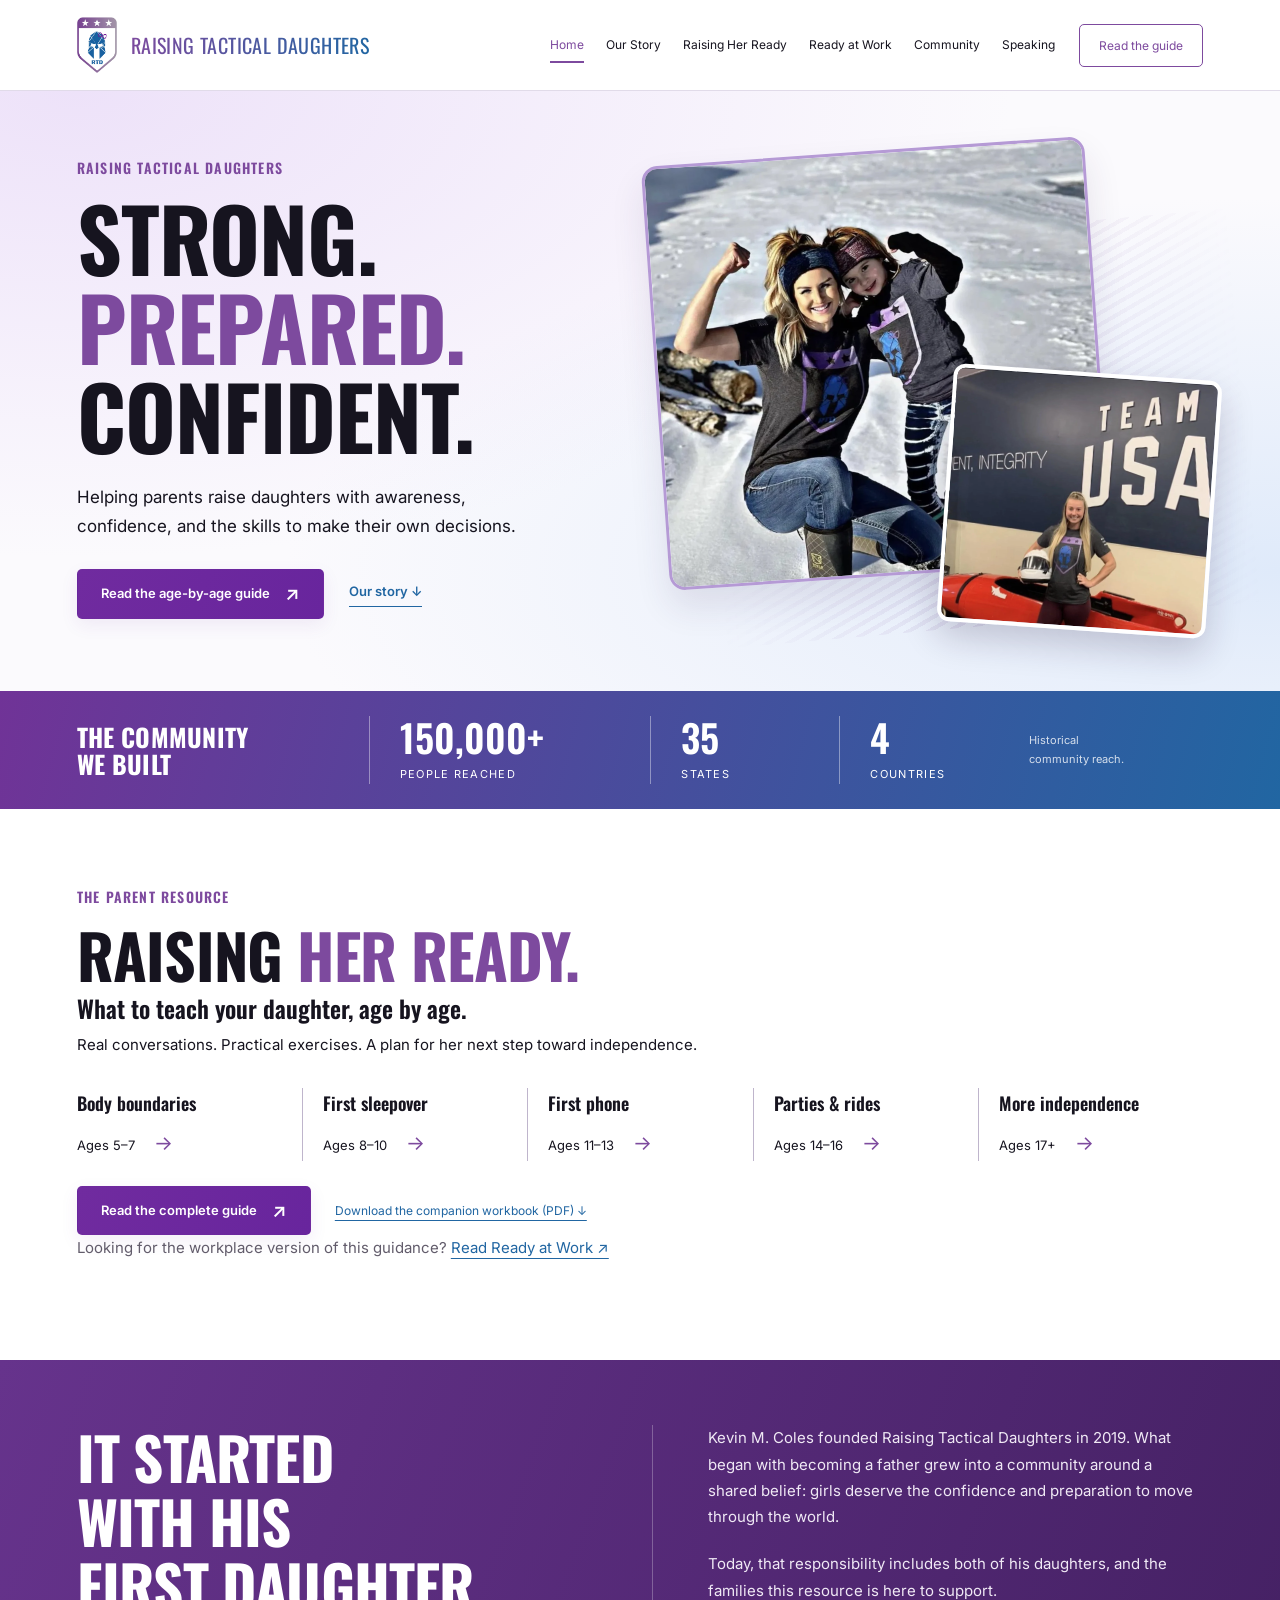
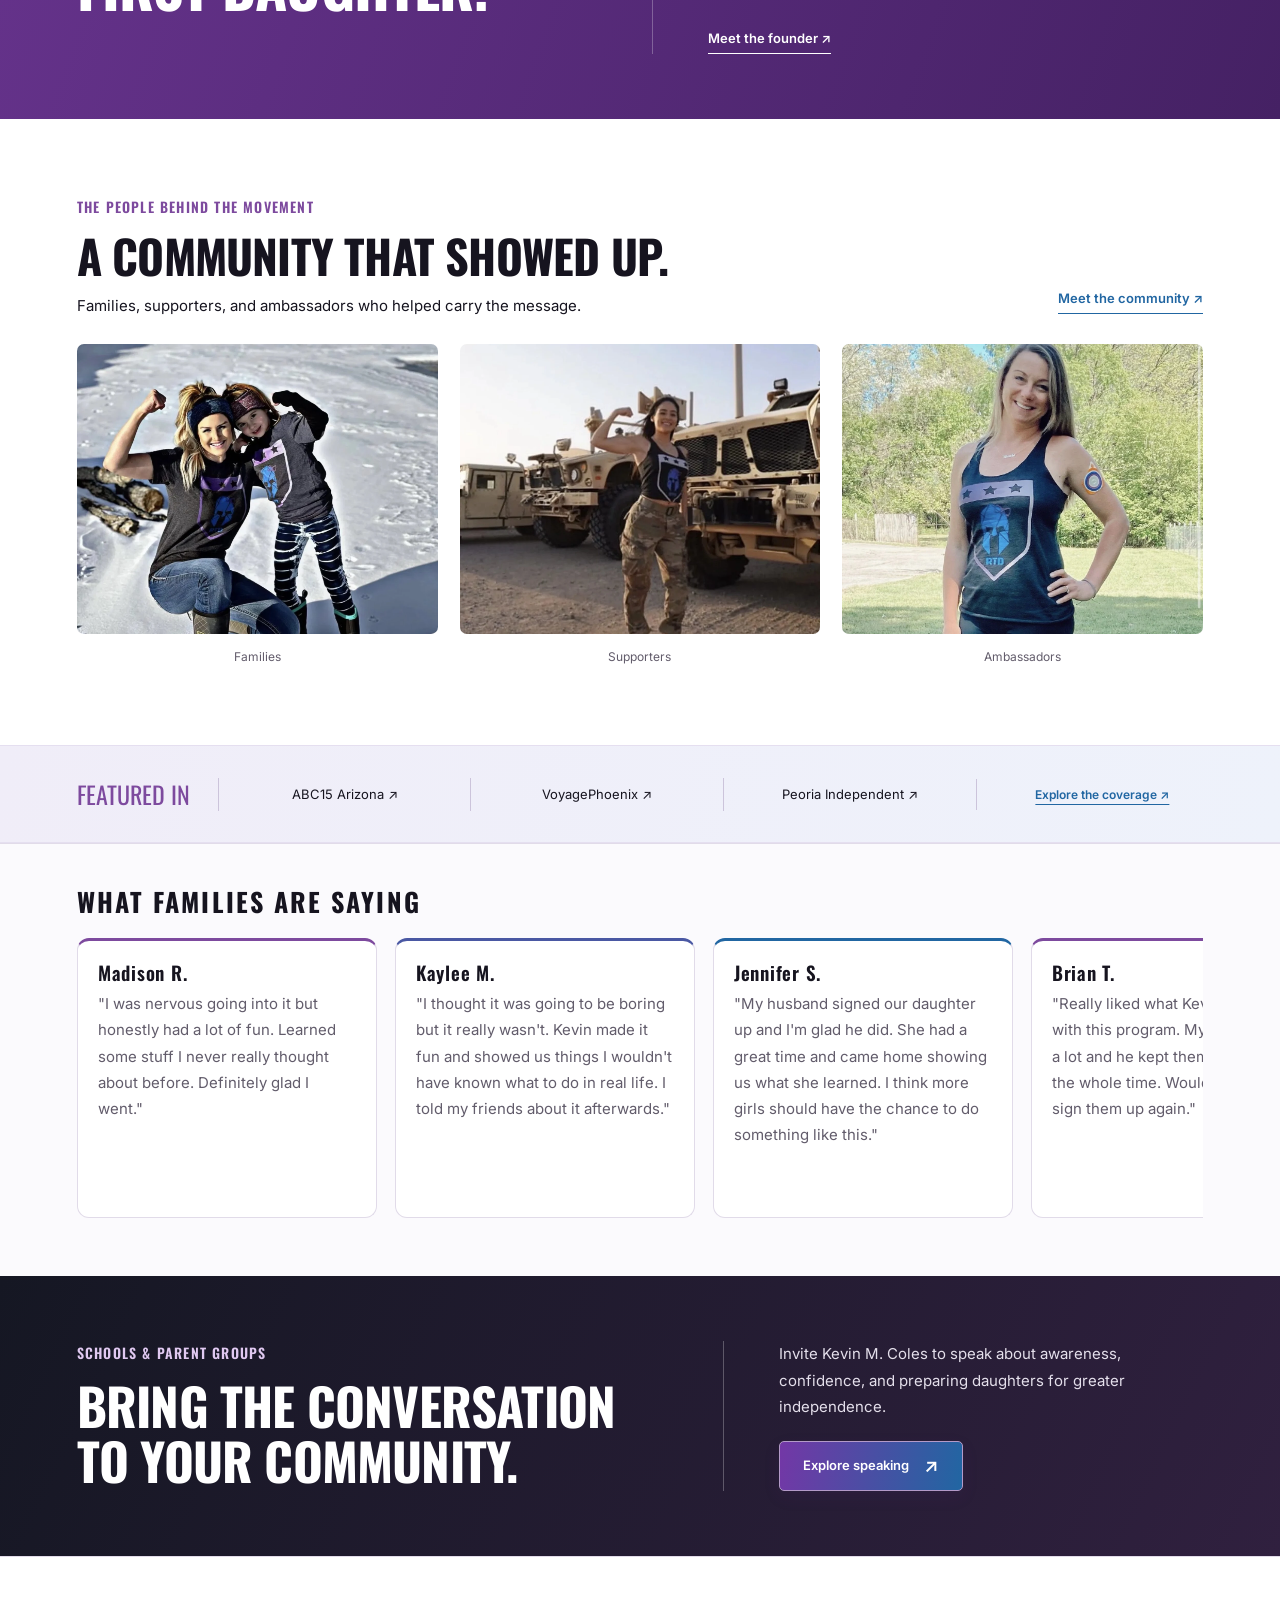
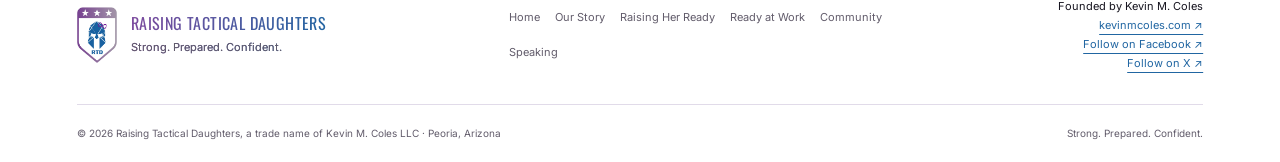
<file: index.html>
<!doctype html><html lang="en"><head><meta charset="utf-8"><meta name="viewport" content="width=device-width,initial-scale=1"><title>Raising Tactical Daughters | Strong. Prepared. Confident.</title><meta name="description" content="Founded by Kevin M. Coles. Practical guidance for raising confident, capable daughters, an age-by-age guide, a free field guide, and speaking for parent groups."><link rel="canonical" href="https://raisingtacticaldaughters.com/"><meta property="og:title" content="Raising Tactical Daughters | Strong. Prepared. Confident."><meta property="og:description" content="Founded by Kevin M. Coles. Practical guidance for raising confident, capable daughters, an age-by-age guide, a free field guide, and speaking for parent groups."><meta property="og:type" content="website"><meta property="og:url" content="https://raisingtacticaldaughters.com/"><meta property="og:image" content="https://raisingtacticaldaughters.com/images/rtd-logo.png"><meta property="og:image:width" content="600"><meta property="og:image:height" content="829"><meta name="twitter:card" content="summary"><meta name="theme-color" content="#7d4a9e"><link rel="icon" href="/images/rtd-logo.png"><link rel="preconnect" href="https://fonts.googleapis.com"><link rel="preconnect" href="https://fonts.gstatic.com" crossorigin><link href="https://fonts.googleapis.com/css2?family=Oswald:wght@500;600;700&family=Inter:wght@400;500;600;700&display=swap" rel="stylesheet"><link rel="stylesheet" href="/assets/site.css?v=rtd11"><script type="application/ld+json">{"@context": "https://schema.org", "@graph": [{"@type": "Organization", "@id": "https://raisingtacticaldaughters.com/#organization", "name": "Raising Tactical Daughters", "legalName": "Kevin M. Coles LLC", "alternateName": "RTD", "url": "https://raisingtacticaldaughters.com/", "logo": "https://raisingtacticaldaughters.com/images/rtd-logo.png", "foundingDate": "2019", "award": "Congressional Recognition, U.S. Representative Debbie Lesko (AZ 08), 2022", "founder": {"@id": "https://kevinmcoles.com/#person", "@type": "Person", "name": "Kevin M. Coles", "url": "https://kevinmcoles.com/"}, "sameAs": ["https://www.wikidata.org/wiki/Q141694144", "https://www.facebook.com/raisingtacticaldaughtersofficial", "https://x.com/RTDaughters"], "subjectOf": ["https://canvasrebel.com/meet-kevin-coles/", "https://music.amazon.com/podcasts/e20b67a9-d5dd-4652-803c-814bcf57206b/episodes/2f3d8991-7104-4e42-978c-37baae8542cb/she%27s-so-right-show-raising-tactical-daughters-with-special-guest-kevin-coles"]}, {"@type": "WebPage", "@id": "https://raisingtacticaldaughters.com/#page", "headline": "Raising Tactical Daughters | Strong. Prepared. Confident.", "name": "Raising Tactical Daughters | Strong. Prepared. Confident.", "url": "https://raisingtacticaldaughters.com/", "description": "Founded by Kevin M. Coles. Practical guidance for raising confident, capable daughters, an age-by-age guide, a free field guide, and speaking for parent groups.", "publisher": {"@id": "https://raisingtacticaldaughters.com/#organization"}}]}</script></head><body><a class="skip" href="#main">Skip to content</a><header class="site-header"><div class="wrap header-inner"><a class="brand" href="/" aria-label="Raising Tactical Daughters home"><img class="" src="/images/rtd-logo.png" alt="Raising Tactical Daughters shield logo" width="600" height="829" loading="eager" decoding="async"><span>Raising Tactical Daughters</span></a><nav aria-label="Main navigation"><a href="/" aria-current="page">Home</a><a href="/our-story/">Our Story</a><a href="/raising-her-ready/">Raising Her Ready</a><a href="/ready-at-work/">Ready at Work</a><a href="/community/">Community</a><a href="/speaking/">Speaking</a></nav><a class="header-guide" href="/raising-her-ready/">Read the guide</a></div></header><main id="main"><section class="home-hero"><div class="wrap hero-grid"><div class="hero-copy"><p class="eyebrow">Raising Tactical Daughters</p><h1>Strong. <br><span>Prepared.</span> <br>Confident.</h1><p class="lead">Helping parents raise daughters with awareness, confidence, and the skills to make their own decisions.</p><div class="actions"><a class="button" href="/raising-her-ready/">Read the age-by-age guide <span aria-hidden="true">↗</span></a><a class="text-link" href="/our-story/">Our story ↓</a></div></div><div class="hero-photos"><img class="hero-main" src="/images/rtd-friend-daughter.webp" alt="A mother and daughter wearing Raising Tactical Daughters shirts" width="1400" height="1247" loading="eager" decoding="async"><img class="hero-inset" src="/images/rtd-team-usa.webp" alt="RTD supporter at the Team USA training center" width="1400" height="1276" loading="eager" decoding="async"></div></div></section><section class="reach" aria-label="Historical community reach"><div class="wrap reach-inner"><h2>The community <br>we built</h2><div><strong>150,000+</strong><span>People reached</span></div><div><strong>35</strong><span>States</span></div><div><strong>4</strong><span>Countries</span></div><p>Historical <br>community reach.</p></div></section><section class="section guide-preview"><div class="wrap"><p class="eyebrow">The parent resource</p><h2>Raising <span>Her Ready.</span></h2><h3>What to teach your daughter, age by age.</h3><p>Real conversations. Practical exercises. A plan for her next step toward independence.</p><div class="milestones"><a href="/raising-her-ready/#ages-5-7"><strong>Body boundaries</strong><span>Ages 5–7 <b aria-hidden="true">→</b></span></a><a href="/raising-her-ready/#ages-8-10"><strong>First sleepover</strong><span>Ages 8–10 <b aria-hidden="true">→</b></span></a><a href="/raising-her-ready/#ages-11-13"><strong>First phone</strong><span>Ages 11–13 <b aria-hidden="true">→</b></span></a><a href="/raising-her-ready/#ages-14-16"><strong>Parties & rides</strong><span>Ages 14–16 <b aria-hidden="true">→</b></span></a><a href="/raising-her-ready/#ages-17-up"><strong>More independence</strong><span>Ages 17+ <b aria-hidden="true">→</b></span></a></div><a class="button" href="/raising-her-ready/">Read the complete guide <span aria-hidden="true">↗</span></a><a class="inline-download" href="/downloads/raising-her-ready-field-guide.pdf" download="Raising-Her-Ready-Field-Guide.pdf">Download the companion workbook (PDF) ↓</a><p class="muted">Looking for the workplace version of this guidance? <a href="/ready-at-work/">Read Ready at Work ↗</a></p></div></section><section class="origin-band"><div class="wrap origin-grid"><h2>It started <br>with his <br>first daughter.</h2><div><p>Kevin M. Coles founded Raising Tactical Daughters in 2019. What began with becoming a father grew into a community around a shared belief: girls deserve the confidence and preparation to move through the world.</p><p>Today, that responsibility includes both of his daughters, and the families this resource is here to support.</p><a class="text-link" href="/our-story/">Meet the founder ↗</a></div></div></section><section class="section"><div class="wrap"><div class="section-top"><div><p class="eyebrow">The people behind the movement</p><h2>A community that showed up.</h2><p>Families, supporters, and ambassadors who helped carry the message.</p></div><a class="text-link" href="/community/">Meet the community ↗</a></div><div class="gallery-three"><figure><img class="" src="/images/rtd-friend-daughter.webp" alt="A mother and daughter in RTD shirts" width="1400" height="1247" loading="lazy" decoding="async"><figcaption>Families</figcaption></figure><figure><img class="" src="/images/rtd-military.webp" alt="An RTD supporter serving overseas" width="1400" height="1403" loading="lazy" decoding="async"><figcaption>Supporters</figcaption></figure><figure><img src="/images/rtd-ambassador-outdoors.webp" alt="RTD ambassador wearing a black Raising Tactical Daughters tank outdoors" width="1205" height="1500" loading="lazy" decoding="async"><figcaption>Ambassadors</figcaption></figure></div></div></section><section class="press-band" aria-label="Featured coverage"><div class="wrap"><div class="press"><span>Featured in</span><a href="https://www.youtube.com/watch?v=KTEiOI_kGuA" target="_blank" rel="noopener">ABC15 Arizona ↗</a><a href="https://voyagephoenix.com/interview/meet-kevin-coles-raising-tactical-daughters-north-west/" target="_blank" rel="noopener">VoyagePhoenix ↗</a><a href="https://www.yourvalley.net/stories/meet-your-peoria-business-raising-tactical-daughters,327009" target="_blank" rel="noopener">Peoria Independent ↗</a><a class="coverage-link" href="/community/#coverage">Explore the coverage ↗</a></div></div></section><section class="original-reviews"><div class="wrap">
 <h2>What Families Are Saying</h2>
 <div class="reviews">
  <div class="card">
   <h3>Madison R.</h3>
   <p>"I was nervous going into it but honestly had a lot of fun. Learned some stuff I never really thought about before. Definitely glad I went."</p>
  </div>
  <div class="card">
   <h3>Kaylee M.</h3>
   <p>"I thought it was going to be boring but it really wasn't. Kevin made it fun and showed us things I wouldn't have known what to do in real life. I told my friends about it afterwards."</p>
  </div>
  <div class="card">
   <h3>Jennifer S.</h3>
   <p>"My husband signed our daughter up and I'm glad he did. She had a great time and came home showing us what she learned. I think more girls should have the chance to do something like this."</p>
  </div>
  <div class="card">
   <h3>Brian T.</h3>
   <p>"Really liked what Kevin was doing with this program. My girls learned a lot and he kept them interested the whole time. Would absolutely sign them up again."</p>
  </div>
  <div class="card">
   <h3>Michael D.</h3>
   <p>"My youngest was pretty shy going in. By the end she was asking questions and getting involved. That was probably my favorite part. Would recommend it to other dads."</p>
  </div>
 </div>
</div></section><section class="speaking-cta"><div class="wrap cta-grid"><div><p class="eyebrow">Schools &amp; parent groups</p><h2>Bring the conversation <br>to your community.</h2></div><div><p>Invite Kevin M. Coles to speak about awareness, confidence, and preparing daughters for greater independence.</p><a class="button" href="/speaking/">Explore speaking <span aria-hidden="true">↗</span></a></div></div></section></main><footer><div class="wrap footer-grid"><a class="brand" href="/"><img class="" src="/images/rtd-logo.png" alt="Raising Tactical Daughters shield logo" width="600" height="829" loading="eager" decoding="async"><span>Raising Tactical Daughters<small>Strong. Prepared. Confident.</small></span></a><nav aria-label="Footer navigation"><a href="/">Home</a><a href="/our-story/">Our Story</a><a href="/raising-her-ready/">Raising Her Ready</a><a href="/ready-at-work/">Ready at Work</a><a href="/community/">Community</a><a href="/speaking/">Speaking</a></nav><p>Founded by Kevin M. Coles <br><a href="https://kevinmcoles.com/">kevinmcoles.com ↗</a><br><a href="https://www.facebook.com/raisingtacticaldaughtersofficial" target="_blank" rel="noopener">Follow on Facebook ↗</a><br><a href="https://x.com/RTDaughters" target="_blank" rel="noopener">Follow on X ↗</a></p></div><div class="wrap footer-bottom"><span>© 2026 Raising Tactical Daughters, a trade name of Kevin M. Coles LLC · Peoria, Arizona</span><span>Strong. Prepared. Confident.</span></div></footer></body></html>
</file>
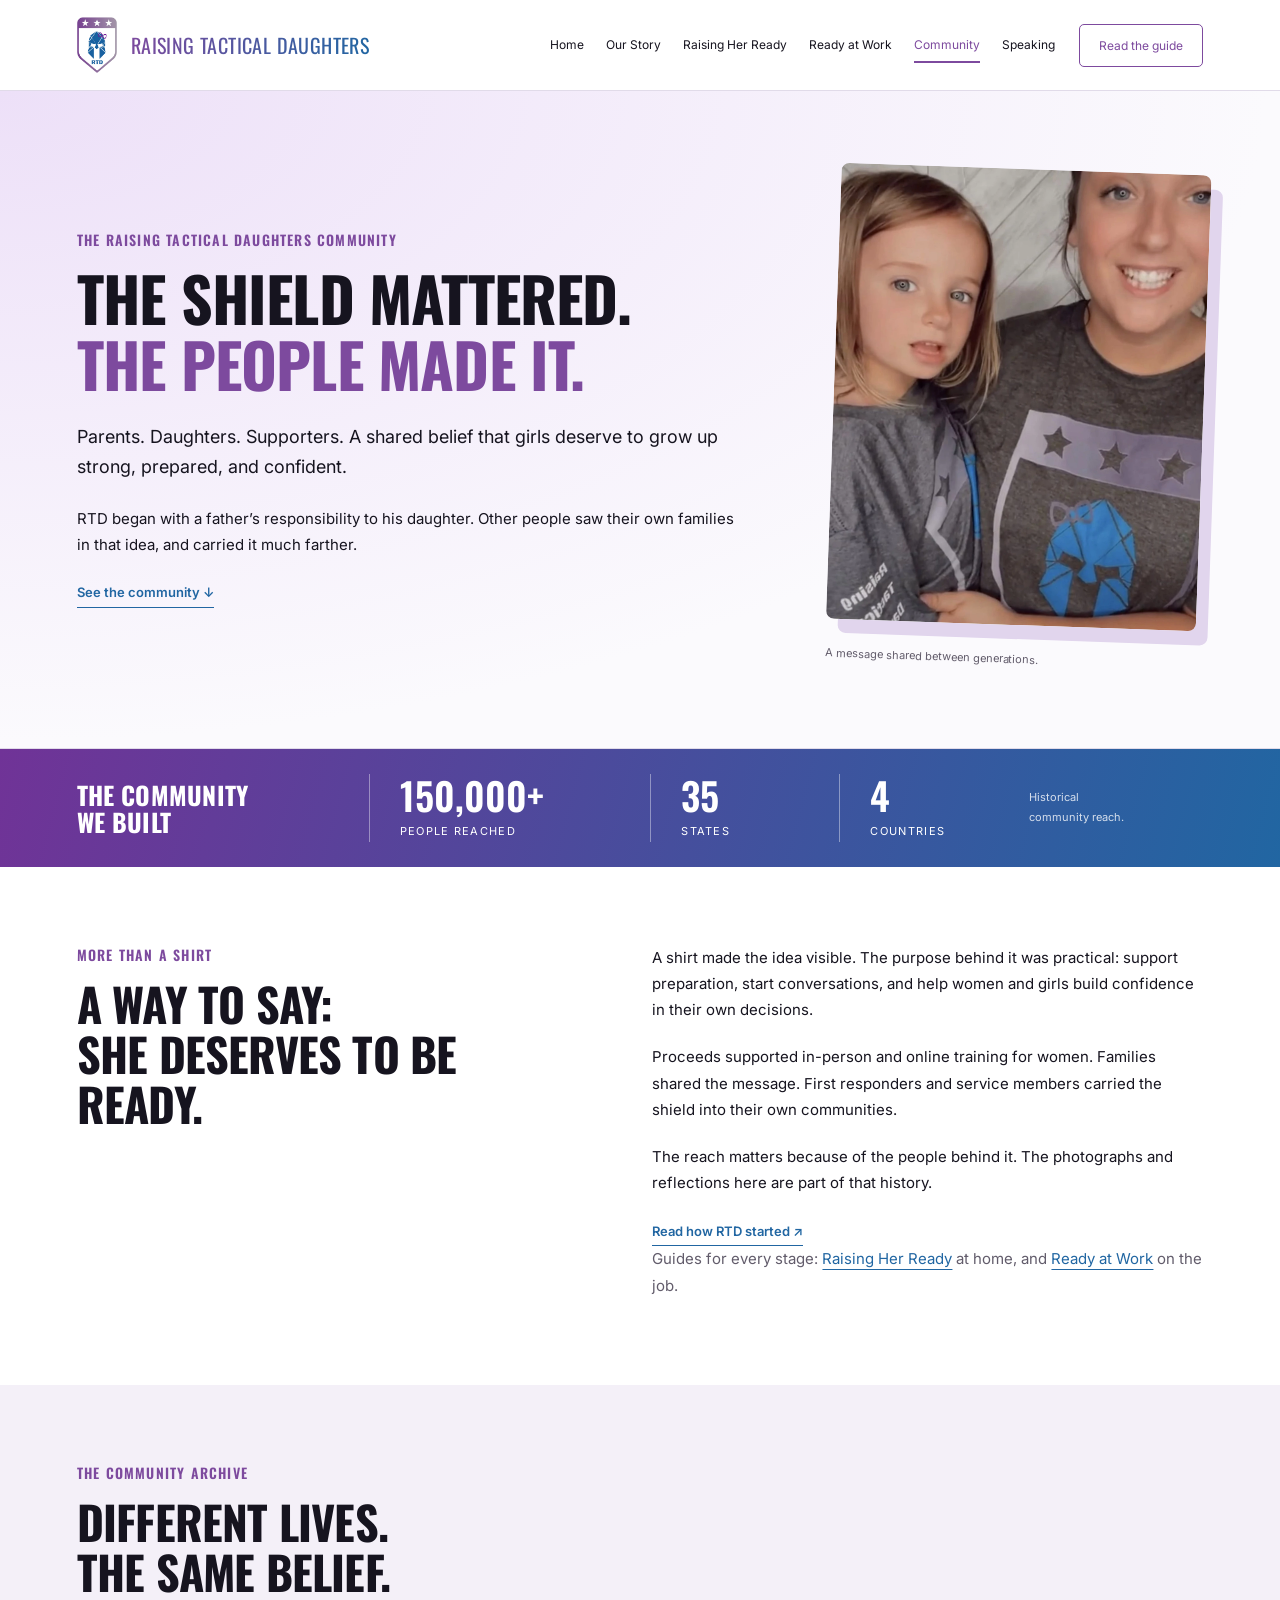
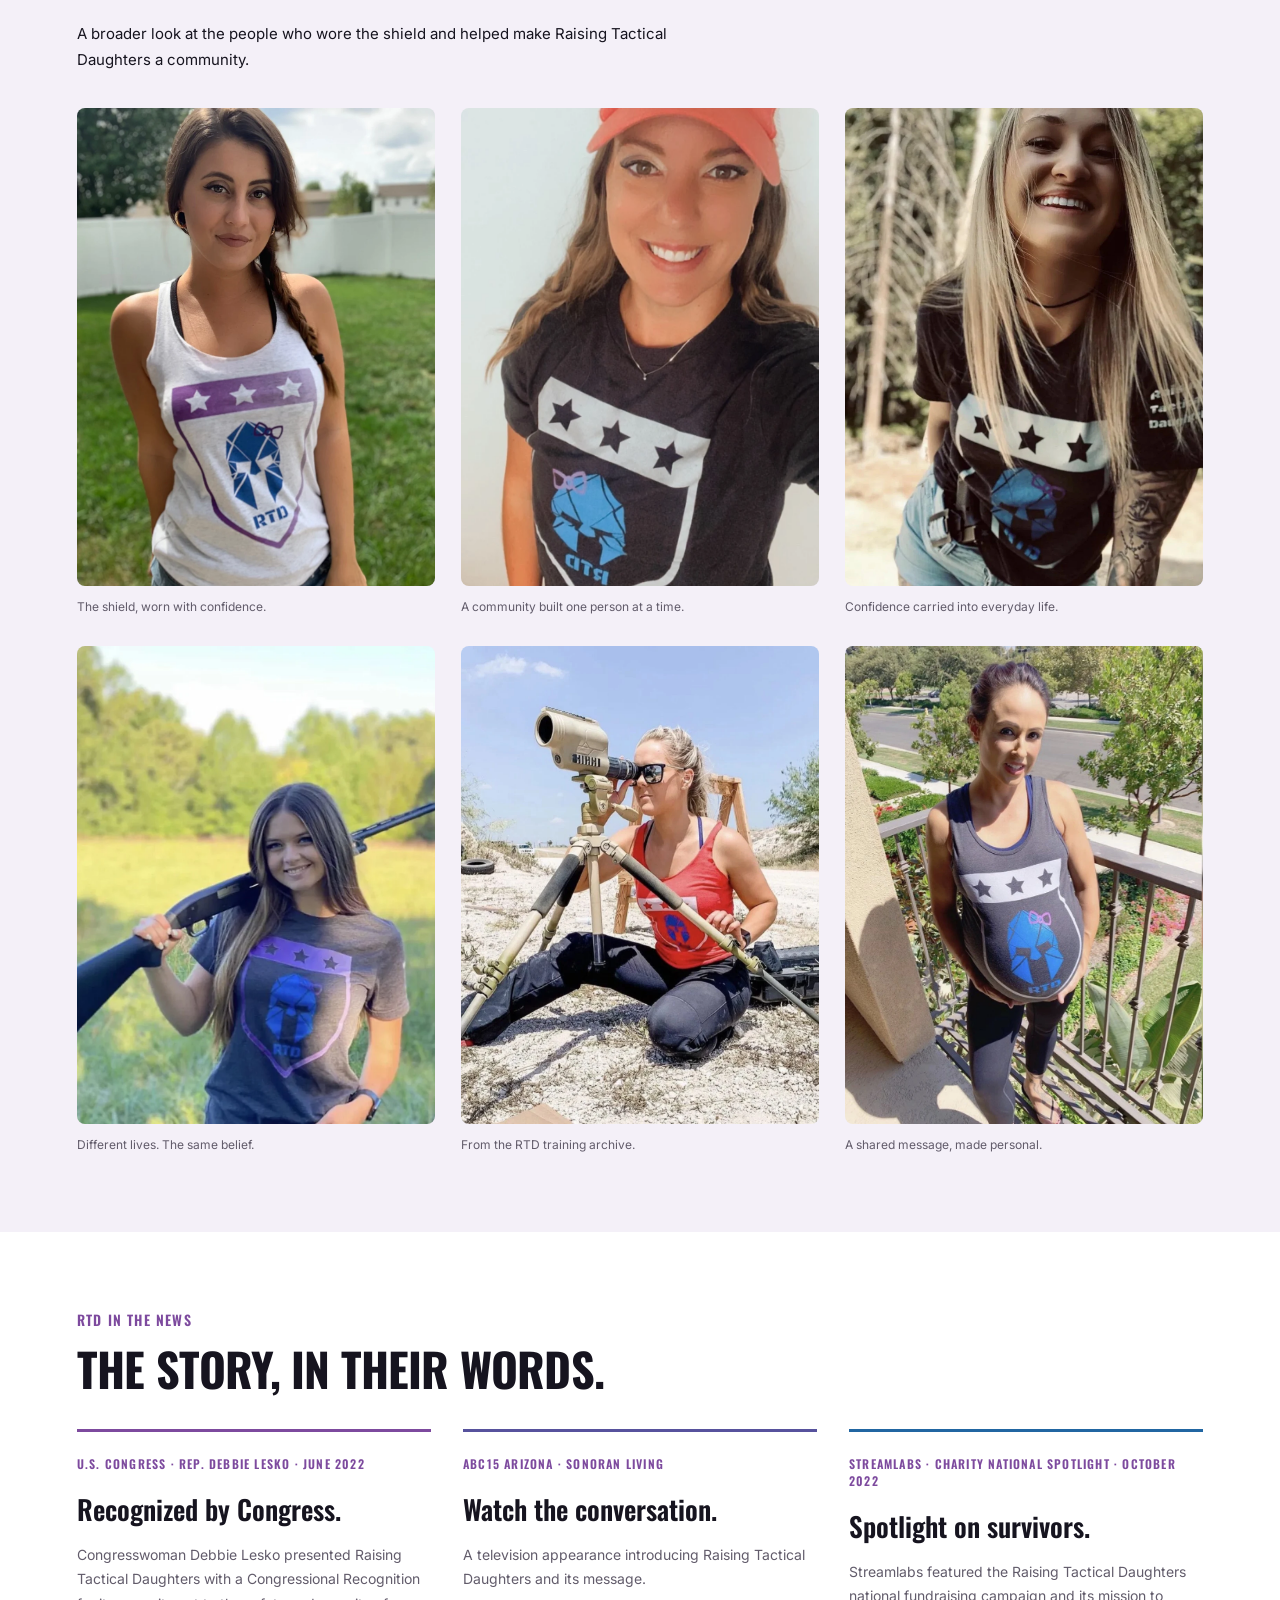
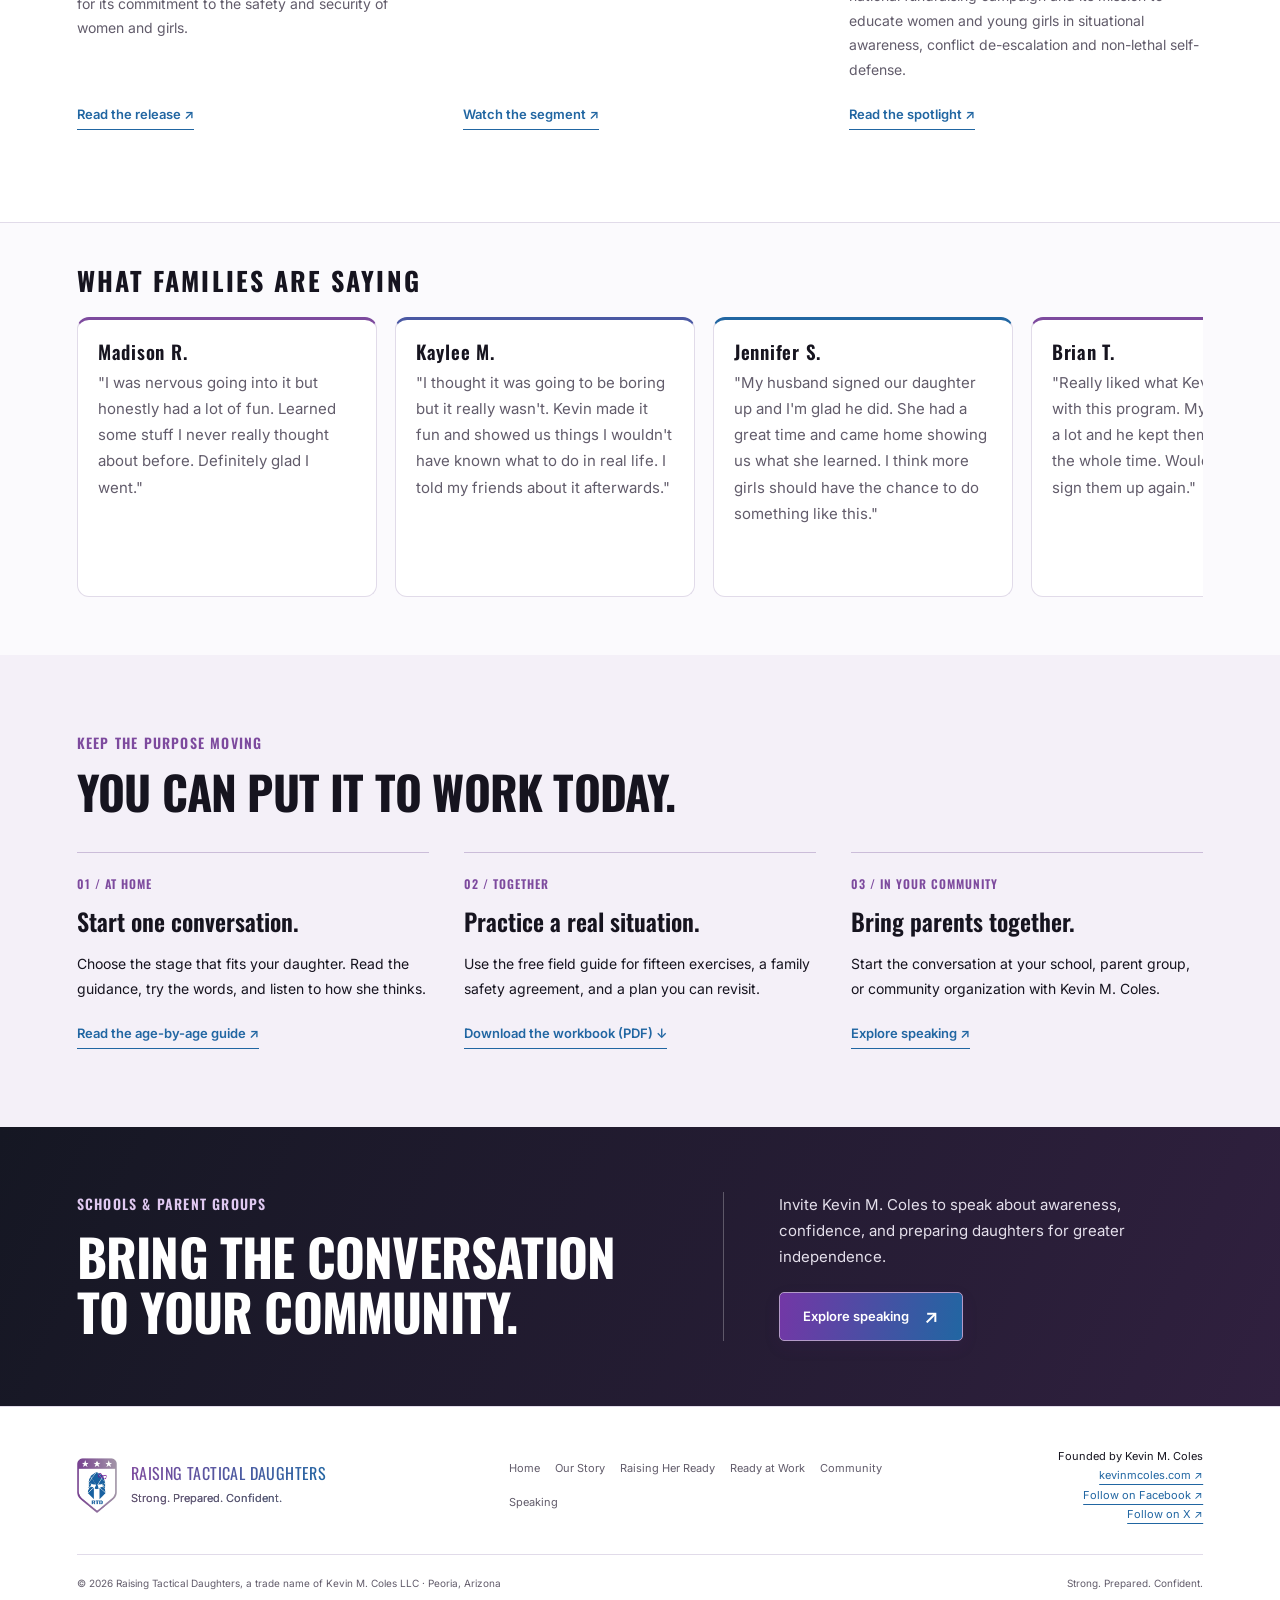
<file: community/index.html>
<!doctype html><html lang="en"><head><meta charset="utf-8"><meta name="viewport" content="width=device-width,initial-scale=1"><title>The Community | Raising Tactical Daughters</title><meta name="description" content="Original RTD community photographs, historical reach, participant reflections, and media coverage of Raising Tactical Daughters and Kevin M. Coles."><link rel="canonical" href="https://raisingtacticaldaughters.com/community/"><meta property="og:title" content="The Community | Raising Tactical Daughters"><meta property="og:description" content="Original RTD community photographs, historical reach, participant reflections, and media coverage of Raising Tactical Daughters and Kevin M. Coles."><meta property="og:type" content="website"><meta property="og:url" content="https://raisingtacticaldaughters.com/community/"><meta property="og:image" content="https://raisingtacticaldaughters.com/images/rtd-logo.png"><meta property="og:image:width" content="600"><meta property="og:image:height" content="829"><meta name="twitter:card" content="summary"><meta name="theme-color" content="#7d4a9e"><link rel="icon" href="/images/rtd-logo.png"><link rel="preconnect" href="https://fonts.googleapis.com"><link rel="preconnect" href="https://fonts.gstatic.com" crossorigin><link href="https://fonts.googleapis.com/css2?family=Oswald:wght@500;600;700&family=Inter:wght@400;500;600;700&display=swap" rel="stylesheet"><link rel="stylesheet" href="/assets/site.css?v=rtd11"><script type="application/ld+json">{"@context": "https://schema.org", "@graph": [{"@type": "Organization", "@id": "https://raisingtacticaldaughters.com/#organization", "name": "Raising Tactical Daughters", "legalName": "Kevin M. Coles LLC", "alternateName": "RTD", "url": "https://raisingtacticaldaughters.com/", "logo": "https://raisingtacticaldaughters.com/images/rtd-logo.png", "foundingDate": "2019", "award": "Congressional Recognition, U.S. Representative Debbie Lesko (AZ 08), 2022", "founder": {"@id": "https://kevinmcoles.com/#person", "@type": "Person", "name": "Kevin M. Coles", "url": "https://kevinmcoles.com/"}, "sameAs": ["https://www.wikidata.org/wiki/Q141694144", "https://www.facebook.com/raisingtacticaldaughtersofficial", "https://x.com/RTDaughters"], "subjectOf": ["https://canvasrebel.com/meet-kevin-coles/", "https://music.amazon.com/podcasts/e20b67a9-d5dd-4652-803c-814bcf57206b/episodes/2f3d8991-7104-4e42-978c-37baae8542cb/she%27s-so-right-show-raising-tactical-daughters-with-special-guest-kevin-coles"]}, {"@type": "WebPage", "@id": "https://raisingtacticaldaughters.com/community/#page", "headline": "The Community | Raising Tactical Daughters", "name": "The Community | Raising Tactical Daughters", "url": "https://raisingtacticaldaughters.com/community/", "description": "Original RTD community photographs, historical reach, participant reflections, and media coverage of Raising Tactical Daughters and Kevin M. Coles.", "publisher": {"@id": "https://raisingtacticaldaughters.com/#organization"}}]}</script></head><body><a class="skip" href="#main">Skip to content</a><header class="site-header"><div class="wrap header-inner"><a class="brand" href="/" aria-label="Raising Tactical Daughters home"><img class="" src="/images/rtd-logo.png" alt="Raising Tactical Daughters shield logo" width="600" height="829" loading="eager" decoding="async"><span>Raising Tactical Daughters</span></a><nav aria-label="Main navigation"><a href="/">Home</a><a href="/our-story/">Our Story</a><a href="/raising-her-ready/">Raising Her Ready</a><a href="/ready-at-work/">Ready at Work</a><a href="/community/" aria-current="page">Community</a><a href="/speaking/">Speaking</a></nav><a class="header-guide" href="/raising-her-ready/">Read the guide</a></div></header><main id="main"><section class="page-hero community-opening"><div class="wrap community-opening-grid"><div><p class="eyebrow">The Raising Tactical Daughters community</p><h1>The shield mattered.<br><span>The people made it.</span></h1><p class="lead">Parents. Daughters. Supporters. A shared belief that girls deserve to grow up strong, prepared, and confident.</p><p>RTD began with a father’s responsibility to his daughter. Other people saw their own families in that idea, and carried it much farther.</p><a class="text-link" href="#community-archive">See the community ↓</a></div><figure><img src="/images/rtd-family-portrait.webp" alt="A mother and daughter wearing RTD shirts" width="1216" height="1500" loading="eager" decoding="async"><figcaption>A message shared between generations.</figcaption></figure></div></section><section class="reach" aria-label="Historical community reach"><div class="wrap reach-inner"><h2>The community <br>we built</h2><div><strong>150,000+</strong><span>People reached</span></div><div><strong>35</strong><span>States</span></div><div><strong>4</strong><span>Countries</span></div><p>Historical <br>community reach.</p></div></section><section class="section community-purpose"><div class="wrap editorial-grid"><div><p class="eyebrow">More than a shirt</p><h2>A way to say:<br>she deserves to be ready.</h2></div><div><p>A shirt made the idea visible. The purpose behind it was practical: support preparation, start conversations, and help women and girls build confidence in their own decisions.</p><p>Proceeds supported in-person and online training for women. Families shared the message. First responders and service members carried the shield into their own communities.</p><p>The reach matters because of the people behind it. The photographs and reflections here are part of that history.</p><a class="text-link" href="/our-story/">Read how RTD started ↗</a><p class="muted">Guides for every stage: <a href="/raising-her-ready/">Raising Her Ready</a> at home, and <a href="/ready-at-work/">Ready at Work</a> on the job.</p></div></div></section><section class="section pale" id="community-archive"><div class="wrap"><p class="eyebrow">The community archive</p><h2>Different lives.<br>The same belief.</h2><p class="archive-intro">A broader look at the people who wore the shield and helped make Raising Tactical Daughters a community.</p><div class="community-gallery"><figure><img src="/images/rtd-white-tank.webp" alt="RTD supporter wearing a white tank with the shield" width="1028" height="1500" loading="eager" decoding="async"><figcaption>The shield, worn with confidence.</figcaption></figure><figure><img src="/images/rtd-red-cap.webp" alt="RTD supporter wearing a red cap and RTD shirt" width="828" height="1472" loading="eager" decoding="async"><figcaption>A community built one person at a time.</figcaption></figure><figure><img src="/images/rtd-community.webp" alt="RTD community member wearing the shield outdoors" width="1392" height="1600" loading="eager" decoding="async"><figcaption>Confidence carried into everyday life.</figcaption></figure><figure><img src="/images/rtd-field.webp" alt="RTD community member in the field" width="1400" height="1219" loading="eager" decoding="async"><figcaption>Different lives. The same belief.</figcaption></figure><figure><img src="/images/rtd-range.webp" alt="RTD community member at the range" width="1400" height="1380" loading="eager" decoding="async"><figcaption>From the RTD training archive.</figcaption></figure><figure><img src="/images/rtd-porch.webp" alt="RTD supporter wearing a gray shield tank on a porch" width="916" height="1243" loading="eager" decoding="async"><figcaption>A shared message, made personal.</figcaption></figure></div></div></section><style>#coverage .coverage-cards{grid-template-columns:none;grid-auto-flow:column;grid-auto-columns:calc((100% - 64px) / 3);overflow-x:auto;scroll-snap-type:x mandatory;padding-bottom:14px;-webkit-overflow-scrolling:touch}#coverage .coverage-cards>a{scroll-snap-align:start}#coverage .coverage-cards>a:nth-child(4){border-color:#57529d}@media(max-width:850px){#coverage .coverage-cards{grid-auto-columns:calc((100% - 23px) / 2)}}@media(max-width:750px){#coverage .coverage-cards{grid-auto-columns:85%}}</style><section class="section" id="coverage"><div class="wrap"><p class="eyebrow">RTD in the news</p><h2>The story, in their words.</h2><div class="coverage-cards"><a href="https://web.archive.org/web/20230623191426/https://lesko.house.gov/news/documentsingle.aspx?DocumentID=2725" target="_blank" rel="noopener"><span class="eyebrow">U.S. Congress · Rep. Debbie Lesko · June 2022</span><h3>Recognized by Congress.</h3><p>Congresswoman Debbie Lesko presented Raising Tactical Daughters with a Congressional Recognition for its commitment to the safety and security of women and girls.</p><span class="text-link">Read the release ↗</span></a><a href="https://www.youtube.com/watch?v=KTEiOI_kGuA" target="_blank" rel="noopener"><span class="eyebrow">ABC15 Arizona · Sonoran Living</span><h3>Watch the conversation.</h3><p>A television appearance introducing Raising Tactical Daughters and its message.</p><span class="text-link">Watch the segment ↗</span></a><a href="https://streamlabs.com/content-hub/post/charity-spotlight-raising-tactical-daughters" target="_blank" rel="noopener"><span class="eyebrow">Streamlabs · Charity National Spotlight · October 2022</span><h3>Spotlight on survivors.</h3><p>Streamlabs featured the Raising Tactical Daughters national fundraising campaign and its mission to educate women and young girls in situational awareness, conflict de-escalation and non-lethal self-defense.</p><span class="text-link">Read the spotlight ↗</span></a><a href="https://voyagephoenix.com/interview/meet-kevin-coles-raising-tactical-daughters-north-west/" target="_blank" rel="noopener"><span class="eyebrow">VoyagePhoenix · April 2020</span><h3>Meet the founder.</h3><p>An interview with Kevin M. Coles about the beginning of Raising Tactical Daughters.</p><span class="text-link">Read the interview ↗</span></a><a href="https://www.yourvalley.net/stories/meet-your-peoria-business-raising-tactical-daughters,327009" target="_blank" rel="noopener"><span class="eyebrow">Peoria Independent</span><h3>A story that started locally.</h3><p>Coverage of Raising Tactical Daughters in the Arizona community where it began.</p><span class="text-link">Read the coverage ↗</span></a><a href="https://canvasrebel.com/meet-kevin-coles/" target="_blank" rel="noopener"><span class="eyebrow">CanvasRebel · May 2022</span><h3>Why going viral never mattered.</h3><p>CanvasRebel's feature interview on building Raising Tactical Daughters, growing its community, and learning when to slow down before taking on something new.</p><span class="text-link">Read the interview ↗</span></a></div></div></section><section class="original-reviews"><div class="wrap">
 <h2>What Families Are Saying</h2>
 <div class="reviews">
  <div class="card">
   <h3>Madison R.</h3>
   <p>"I was nervous going into it but honestly had a lot of fun. Learned some stuff I never really thought about before. Definitely glad I went."</p>
  </div>
  <div class="card">
   <h3>Kaylee M.</h3>
   <p>"I thought it was going to be boring but it really wasn't. Kevin made it fun and showed us things I wouldn't have known what to do in real life. I told my friends about it afterwards."</p>
  </div>
  <div class="card">
   <h3>Jennifer S.</h3>
   <p>"My husband signed our daughter up and I'm glad he did. She had a great time and came home showing us what she learned. I think more girls should have the chance to do something like this."</p>
  </div>
  <div class="card">
   <h3>Brian T.</h3>
   <p>"Really liked what Kevin was doing with this program. My girls learned a lot and he kept them interested the whole time. Would absolutely sign them up again."</p>
  </div>
  <div class="card">
   <h3>Michael D.</h3>
   <p>"My youngest was pretty shy going in. By the end she was asking questions and getting involved. That was probably my favorite part. Would recommend it to other dads."</p>
  </div>
 </div>
</div></section><section class="section community-next"><div class="wrap"><p class="eyebrow">Keep the purpose moving</p><h2>You can put it to work today.</h2><div class="community-paths"><article><span>01 / AT HOME</span><h3>Start one conversation.</h3><p>Choose the stage that fits your daughter. Read the guidance, try the words, and listen to how she thinks.</p><a class="text-link" href="/raising-her-ready/">Read the age-by-age guide ↗</a></article><article><span>02 / TOGETHER</span><h3>Practice a real situation.</h3><p>Use the free field guide for fifteen exercises, a family safety agreement, and a plan you can revisit.</p><a class="text-link" href="/downloads/raising-her-ready-field-guide.pdf" download="Raising-Her-Ready-Field-Guide.pdf">Download the workbook (PDF) ↓</a></article><article><span>03 / IN YOUR COMMUNITY</span><h3>Bring parents together.</h3><p>Start the conversation at your school, parent group, or community organization with Kevin M. Coles.</p><a class="text-link" href="/speaking/">Explore speaking ↗</a></article></div></div></section><section class="speaking-cta"><div class="wrap cta-grid"><div><p class="eyebrow">Schools &amp; parent groups</p><h2>Bring the conversation <br>to your community.</h2></div><div><p>Invite Kevin M. Coles to speak about awareness, confidence, and preparing daughters for greater independence.</p><a class="button" href="/speaking/">Explore speaking <span aria-hidden="true">↗</span></a></div></div></section></main><footer><div class="wrap footer-grid"><a class="brand" href="/"><img class="" src="/images/rtd-logo.png" alt="Raising Tactical Daughters shield logo" width="600" height="829" loading="eager" decoding="async"><span>Raising Tactical Daughters<small>Strong. Prepared. Confident.</small></span></a><nav aria-label="Footer navigation"><a href="/">Home</a><a href="/our-story/">Our Story</a><a href="/raising-her-ready/">Raising Her Ready</a><a href="/ready-at-work/">Ready at Work</a><a href="/community/" aria-current="page">Community</a><a href="/speaking/">Speaking</a></nav><p>Founded by Kevin M. Coles <br><a href="https://kevinmcoles.com/">kevinmcoles.com ↗</a><br><a href="https://www.facebook.com/raisingtacticaldaughtersofficial" target="_blank" rel="noopener">Follow on Facebook ↗</a><br><a href="https://x.com/RTDaughters" target="_blank" rel="noopener">Follow on X ↗</a></p></div><div class="wrap footer-bottom"><span>© 2026 Raising Tactical Daughters, a trade name of Kevin M. Coles LLC · Peoria, Arizona</span><span>Strong. Prepared. Confident.</span></div></footer></body></html>
</file>
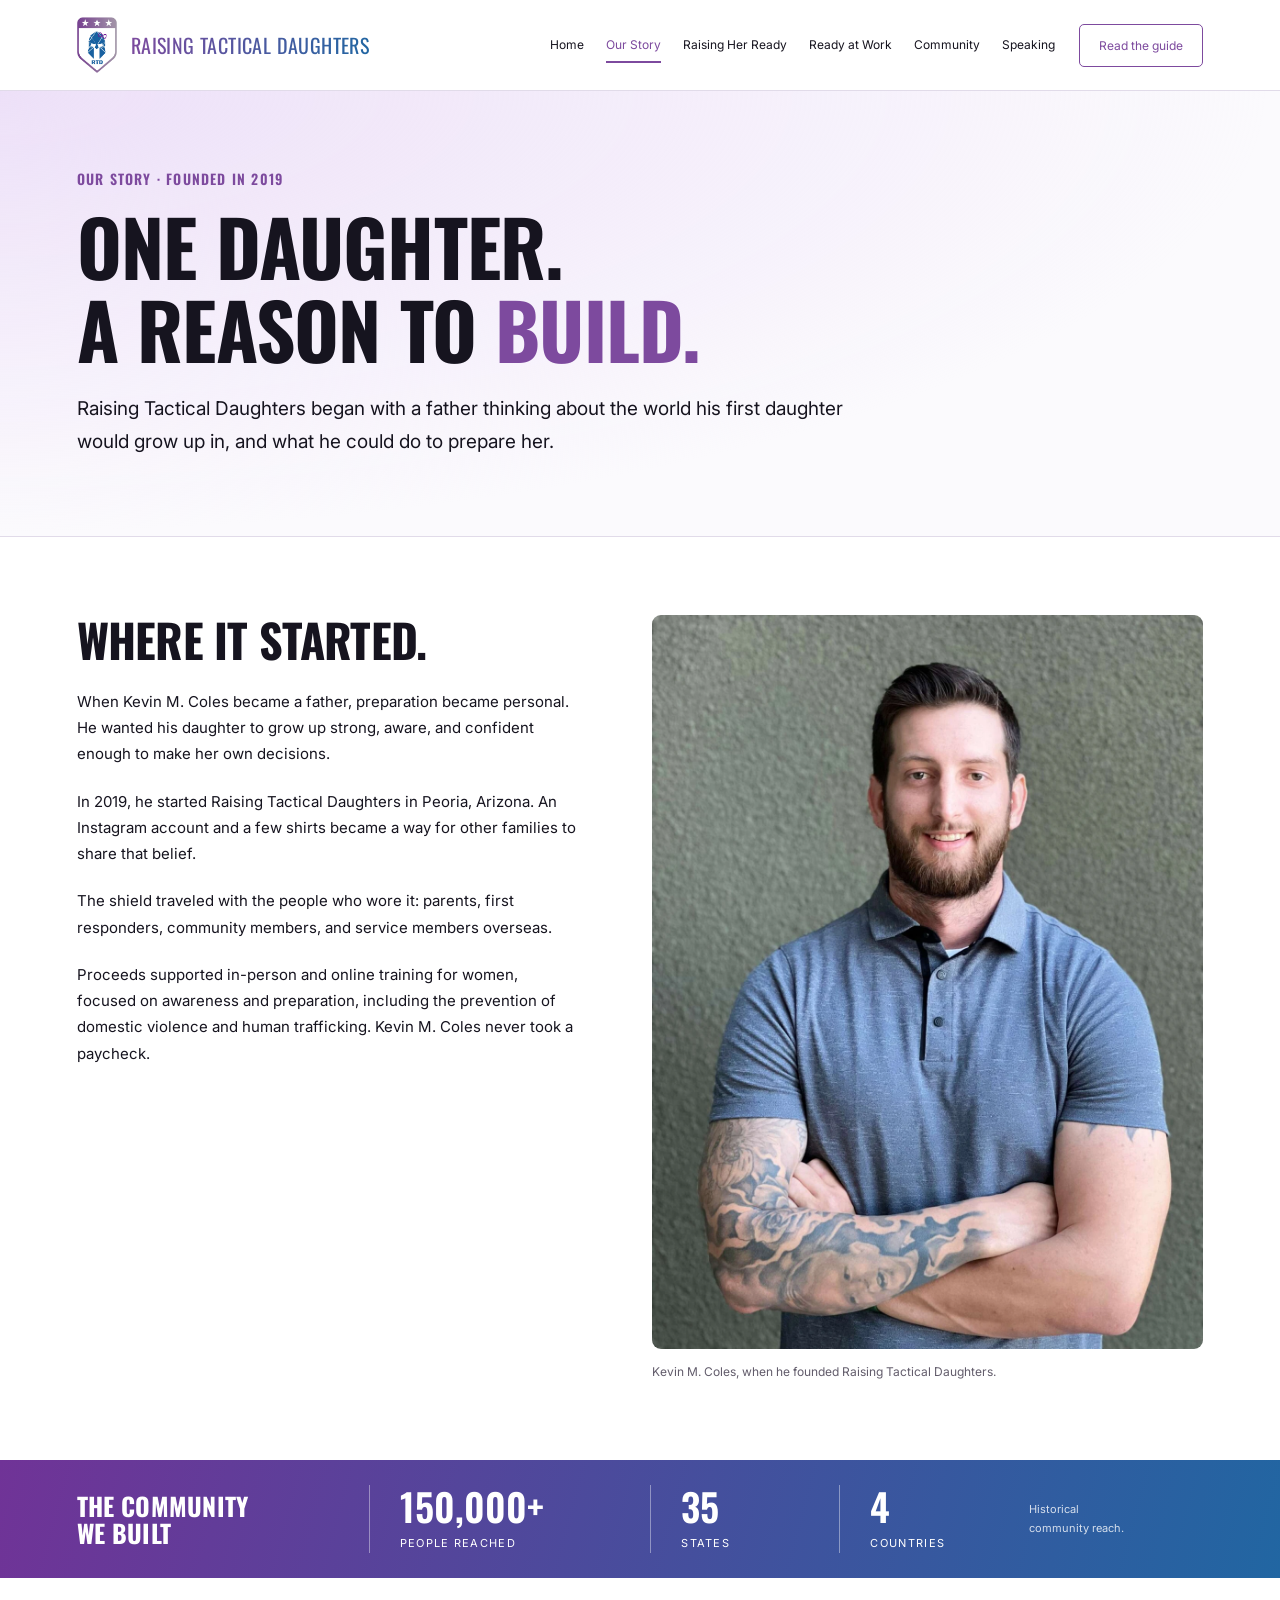
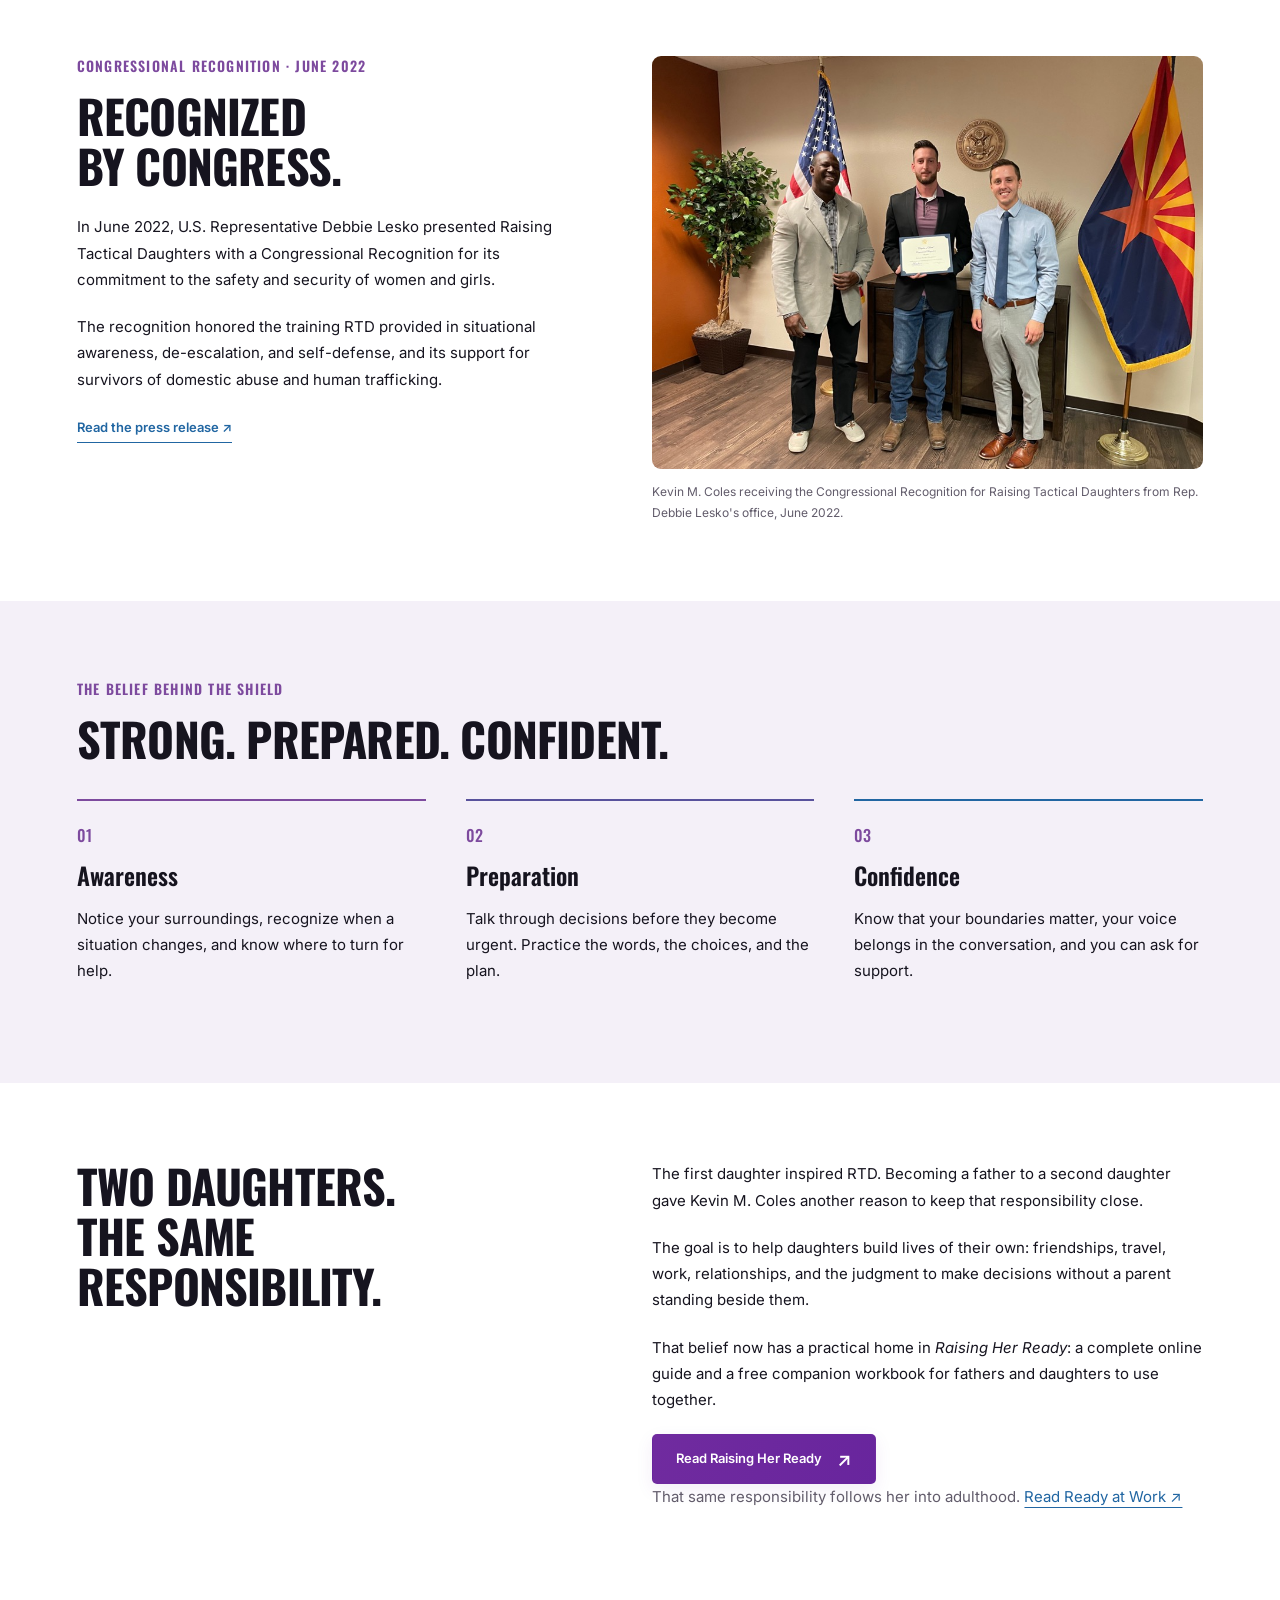
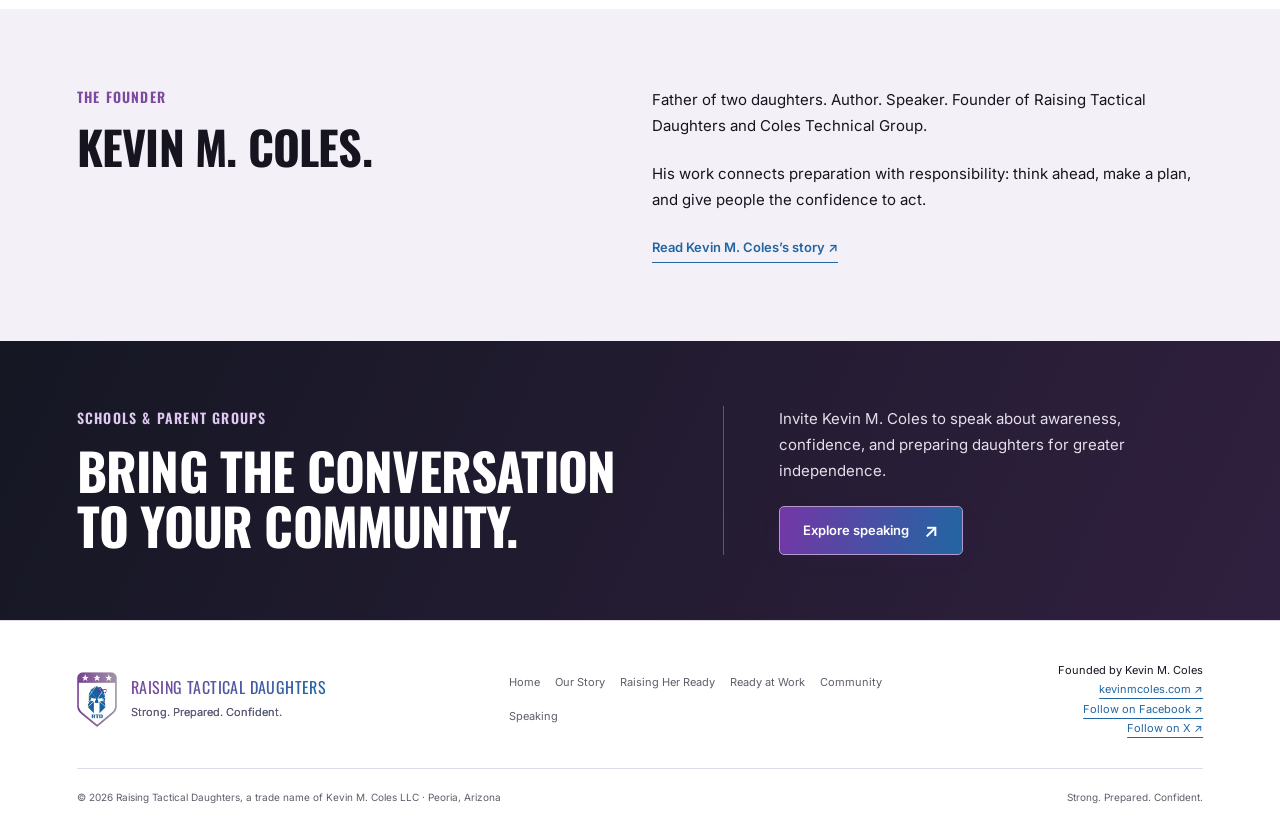
<file: our-story/index.html>
<!doctype html><html lang="en"><head><meta charset="utf-8"><meta name="viewport" content="width=device-width,initial-scale=1"><title>Our Story | Raising Tactical Daughters</title><meta name="description" content="How Kevin M. Coles founded Raising Tactical Daughters in 2019, inspired by his first daughter, and built a community around awareness, preparation, and confidence."><link rel="canonical" href="https://raisingtacticaldaughters.com/our-story/"><meta property="og:title" content="Our Story | Raising Tactical Daughters"><meta property="og:description" content="How Kevin M. Coles founded Raising Tactical Daughters in 2019, inspired by his first daughter, and built a community around awareness, preparation, and confidence."><meta property="og:type" content="website"><meta property="og:url" content="https://raisingtacticaldaughters.com/our-story/"><meta property="og:image" content="https://raisingtacticaldaughters.com/images/rtd-logo.png"><meta property="og:image:width" content="600"><meta property="og:image:height" content="829"><meta name="twitter:card" content="summary"><meta name="theme-color" content="#7d4a9e"><link rel="icon" href="/images/rtd-logo.png"><link rel="preconnect" href="https://fonts.googleapis.com"><link rel="preconnect" href="https://fonts.gstatic.com" crossorigin><link href="https://fonts.googleapis.com/css2?family=Oswald:wght@500;600;700&family=Inter:wght@400;500;600;700&display=swap" rel="stylesheet"><link rel="stylesheet" href="/assets/site.css?v=rtd11"><script type="application/ld+json">{"@context": "https://schema.org", "@graph": [{"@type": "Organization", "@id": "https://raisingtacticaldaughters.com/#organization", "name": "Raising Tactical Daughters", "legalName": "Kevin M. Coles LLC", "alternateName": "RTD", "url": "https://raisingtacticaldaughters.com/", "logo": "https://raisingtacticaldaughters.com/images/rtd-logo.png", "foundingDate": "2019", "award": "Congressional Recognition, U.S. Representative Debbie Lesko (AZ 08), 2022", "founder": {"@id": "https://kevinmcoles.com/#person", "@type": "Person", "name": "Kevin M. Coles", "url": "https://kevinmcoles.com/"}, "sameAs": ["https://www.wikidata.org/wiki/Q141694144", "https://www.facebook.com/raisingtacticaldaughtersofficial", "https://x.com/RTDaughters"], "subjectOf": ["https://canvasrebel.com/meet-kevin-coles/", "https://music.amazon.com/podcasts/e20b67a9-d5dd-4652-803c-814bcf57206b/episodes/2f3d8991-7104-4e42-978c-37baae8542cb/she%27s-so-right-show-raising-tactical-daughters-with-special-guest-kevin-coles"]}, {"@type": "WebPage", "@id": "https://raisingtacticaldaughters.com/our-story/#page", "headline": "Our Story | Raising Tactical Daughters", "name": "Our Story | Raising Tactical Daughters", "url": "https://raisingtacticaldaughters.com/our-story/", "description": "How Kevin M. Coles founded Raising Tactical Daughters in 2019, inspired by his first daughter, and built a community around awareness, preparation, and confidence.", "publisher": {"@id": "https://raisingtacticaldaughters.com/#organization"}}]}</script></head><body><a class="skip" href="#main">Skip to content</a><header class="site-header"><div class="wrap header-inner"><a class="brand" href="/" aria-label="Raising Tactical Daughters home"><img class="" src="/images/rtd-logo.png" alt="Raising Tactical Daughters shield logo" width="600" height="829" loading="eager" decoding="async"><span>Raising Tactical Daughters</span></a><nav aria-label="Main navigation"><a href="/">Home</a><a href="/our-story/" aria-current="page">Our Story</a><a href="/raising-her-ready/">Raising Her Ready</a><a href="/ready-at-work/">Ready at Work</a><a href="/community/">Community</a><a href="/speaking/">Speaking</a></nav><a class="header-guide" href="/raising-her-ready/">Read the guide</a></div></header><main id="main"><section class="page-hero"><div class="wrap"><p class="eyebrow">Our story · Founded in 2019</p><h1>One daughter. <br>A reason to <span>build.</span></h1><p class="lead">Raising Tactical Daughters began with a father thinking about the world his first daughter would grow up in, and what he could do to prepare her.</p></div></section><section class="section"><div class="wrap editorial-grid"><div><h2>Where it started.</h2><p>When Kevin M. Coles became a father, preparation became personal. He wanted his daughter to grow up strong, aware, and confident enough to make her own decisions.</p><p>In 2019, he started Raising Tactical Daughters in Peoria, Arizona. An Instagram account and a few shirts became a way for other families to share that belief.</p><p>The shield traveled with the people who wore it: parents, first responders, community members, and service members overseas.</p><p>Proceeds supported in-person and online training for women, focused on awareness and preparation, including the prevention of domestic violence and human trafficking. Kevin M. Coles never took a paycheck.</p></div><figure><img src="/images/kevin-m-coles-rtd-founder.webp" alt="Kevin M. Coles when he founded Raising Tactical Daughters" width="1200" height="1600" loading="eager" decoding="async" style="max-height:none;height:auto"><figcaption>Kevin M. Coles, when he founded Raising Tactical Daughters.</figcaption></figure></div></section><section class="reach" aria-label="Historical community reach"><div class="wrap reach-inner"><h2>The community <br>we built</h2><div><strong>150,000+</strong><span>People reached</span></div><div><strong>35</strong><span>States</span></div><div><strong>4</strong><span>Countries</span></div><p>Historical <br>community reach.</p></div></section><section class="section" id="congressional-recognition"><div class="wrap editorial-grid"><div><p class="eyebrow">Congressional Recognition · June 2022</p><h2>Recognized <br>by Congress.</h2><p>In June 2022, U.S. Representative Debbie Lesko presented Raising Tactical Daughters with a Congressional Recognition for its commitment to the safety and security of women and girls.</p><p>The recognition honored the training RTD provided in situational awareness, de-escalation, and self-defense, and its support for survivors of domestic abuse and human trafficking.</p><a class="text-link" href="https://web.archive.org/web/20230623191426/https://lesko.house.gov/news/documentsingle.aspx?DocumentID=2725" target="_blank" rel="noopener">Read the press release ↗</a></div><figure><img src="/images/rtd-congressional-recognition-2022.jpg" alt="Kevin M. Coles holding the Congressional Recognition certificate for Raising Tactical Daughters, with the U.S. and Arizona flags behind him" width="936" height="702" loading="lazy" decoding="async" style="max-height:none;height:auto"><figcaption>Kevin M. Coles receiving the Congressional Recognition for Raising Tactical Daughters from Rep. Debbie Lesko's office, June 2022.</figcaption></figure></div></section><section class="section pale"><div class="wrap"><p class="eyebrow">The belief behind the shield</p><h2>Strong. Prepared. Confident.</h2><div class="principles"><article><span>01</span><h3>Awareness</h3><p>Notice your surroundings, recognize when a situation changes, and know where to turn for help.</p></article><article><span>02</span><h3>Preparation</h3><p>Talk through decisions before they become urgent. Practice the words, the choices, and the plan.</p></article><article><span>03</span><h3>Confidence</h3><p>Know that your boundaries matter, your voice belongs in the conversation, and you can ask for support.</p></article></div></div></section><section class="section"><div class="wrap editorial-grid"><h2>Two daughters. <br>The same responsibility.</h2><div><p>The first daughter inspired RTD. Becoming a father to a second daughter gave Kevin M. Coles another reason to keep that responsibility close.</p><p>The goal is to help daughters build lives of their own: friendships, travel, work, relationships, and the judgment to make decisions without a parent standing beside them.</p><p>That belief now has a practical home in <em>Raising Her Ready</em>: a complete online guide and a free companion workbook for fathers and daughters to use together.</p><a class="button" href="/raising-her-ready/">Read Raising Her Ready <span aria-hidden="true">↗</span></a><p class="muted">That same responsibility follows her into adulthood. <a href="/ready-at-work/">Read Ready at Work ↗</a></p></div></div></section><section class="section pale"><div class="wrap editorial-grid"><div><p class="eyebrow">The founder</p><h2>Kevin M. Coles.</h2></div><div><p>Father of two daughters. Author. Speaker. Founder of Raising Tactical Daughters and Coles Technical Group.</p><p>His work connects preparation with responsibility: think ahead, make a plan, and give people the confidence to act.</p><a class="text-link" href="https://kevinmcoles.com/about/">Read Kevin M. Coles’s story ↗</a></div></div></section><section class="speaking-cta"><div class="wrap cta-grid"><div><p class="eyebrow">Schools &amp; parent groups</p><h2>Bring the conversation <br>to your community.</h2></div><div><p>Invite Kevin M. Coles to speak about awareness, confidence, and preparing daughters for greater independence.</p><a class="button" href="/speaking/">Explore speaking <span aria-hidden="true">↗</span></a></div></div></section></main><footer><div class="wrap footer-grid"><a class="brand" href="/"><img class="" src="/images/rtd-logo.png" alt="Raising Tactical Daughters shield logo" width="600" height="829" loading="eager" decoding="async"><span>Raising Tactical Daughters<small>Strong. Prepared. Confident.</small></span></a><nav aria-label="Footer navigation"><a href="/">Home</a><a href="/our-story/" aria-current="page">Our Story</a><a href="/raising-her-ready/">Raising Her Ready</a><a href="/ready-at-work/">Ready at Work</a><a href="/community/">Community</a><a href="/speaking/">Speaking</a></nav><p>Founded by Kevin M. Coles <br><a href="https://kevinmcoles.com/">kevinmcoles.com ↗</a><br><a href="https://www.facebook.com/raisingtacticaldaughtersofficial" target="_blank" rel="noopener">Follow on Facebook ↗</a><br><a href="https://x.com/RTDaughters" target="_blank" rel="noopener">Follow on X ↗</a></p></div><div class="wrap footer-bottom"><span>© 2026 Raising Tactical Daughters, a trade name of Kevin M. Coles LLC · Peoria, Arizona</span><span>Strong. Prepared. Confident.</span></div></footer></body></html>
</file>
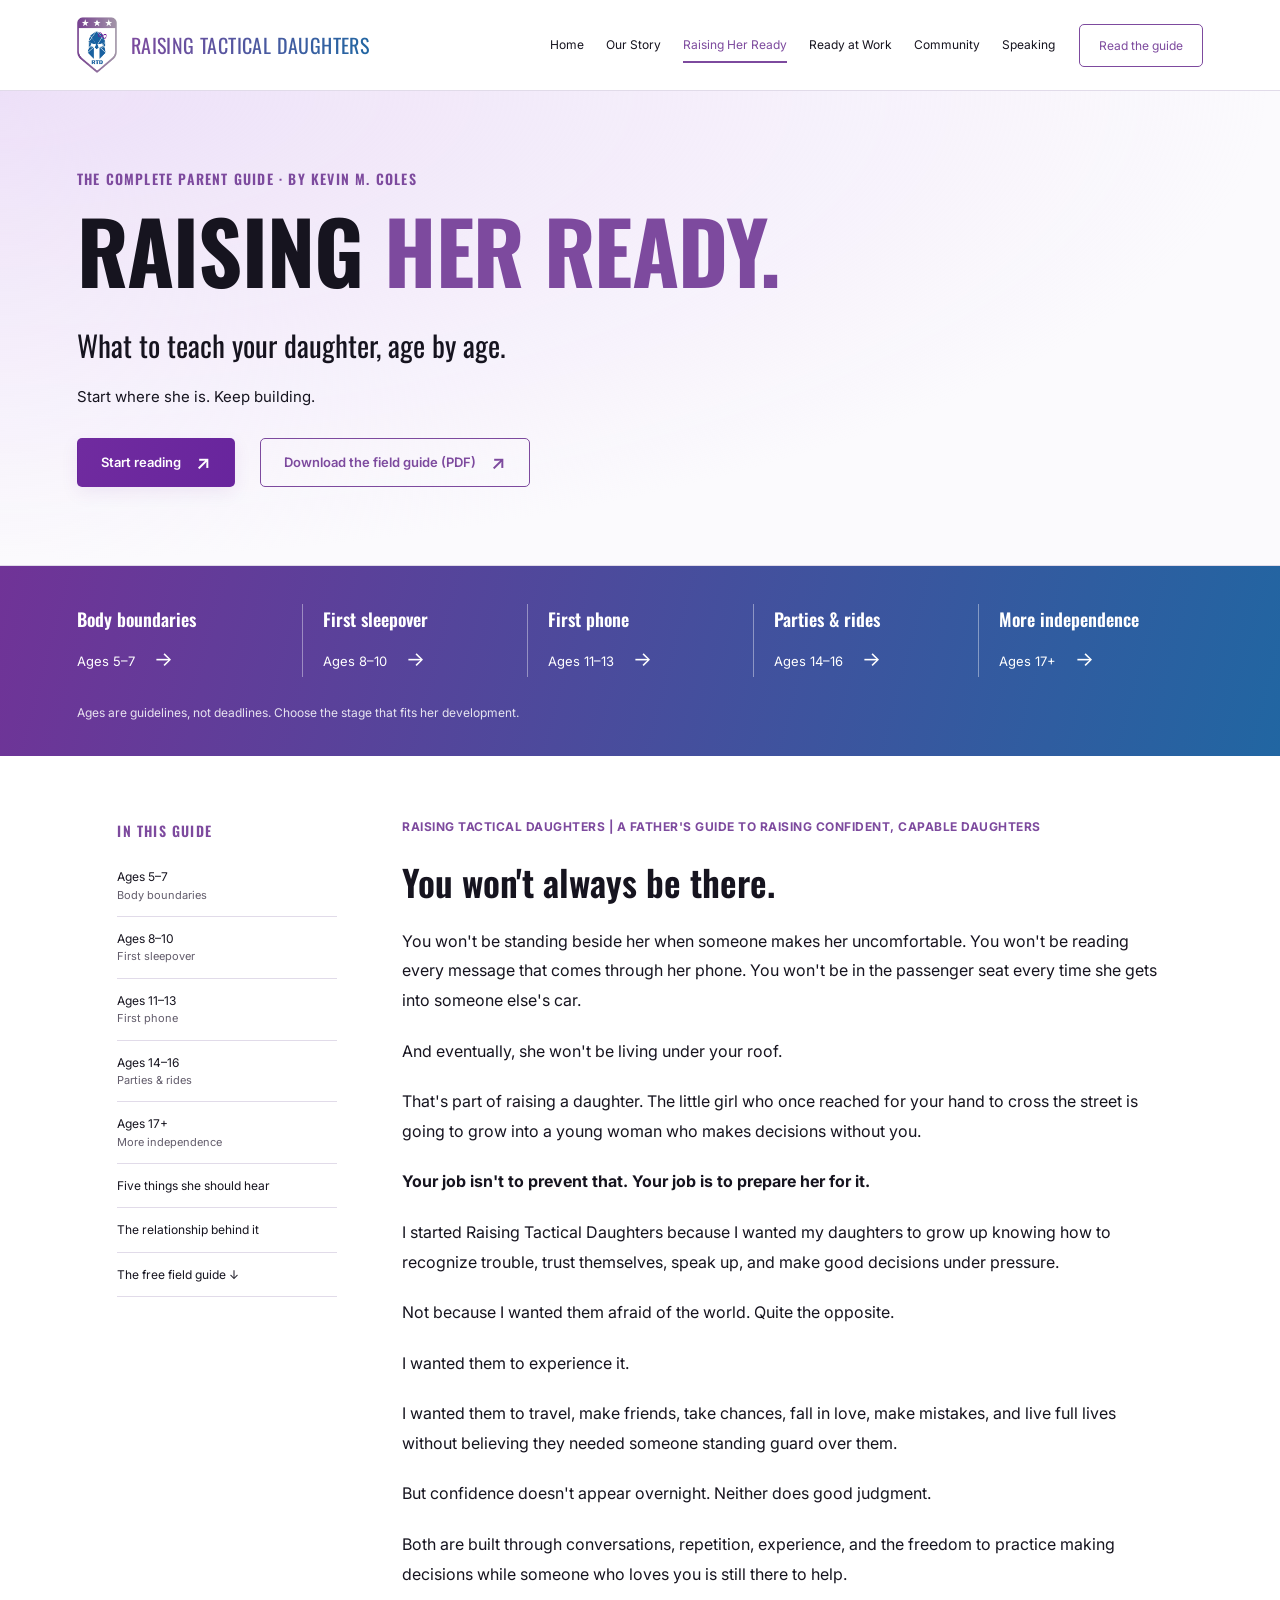
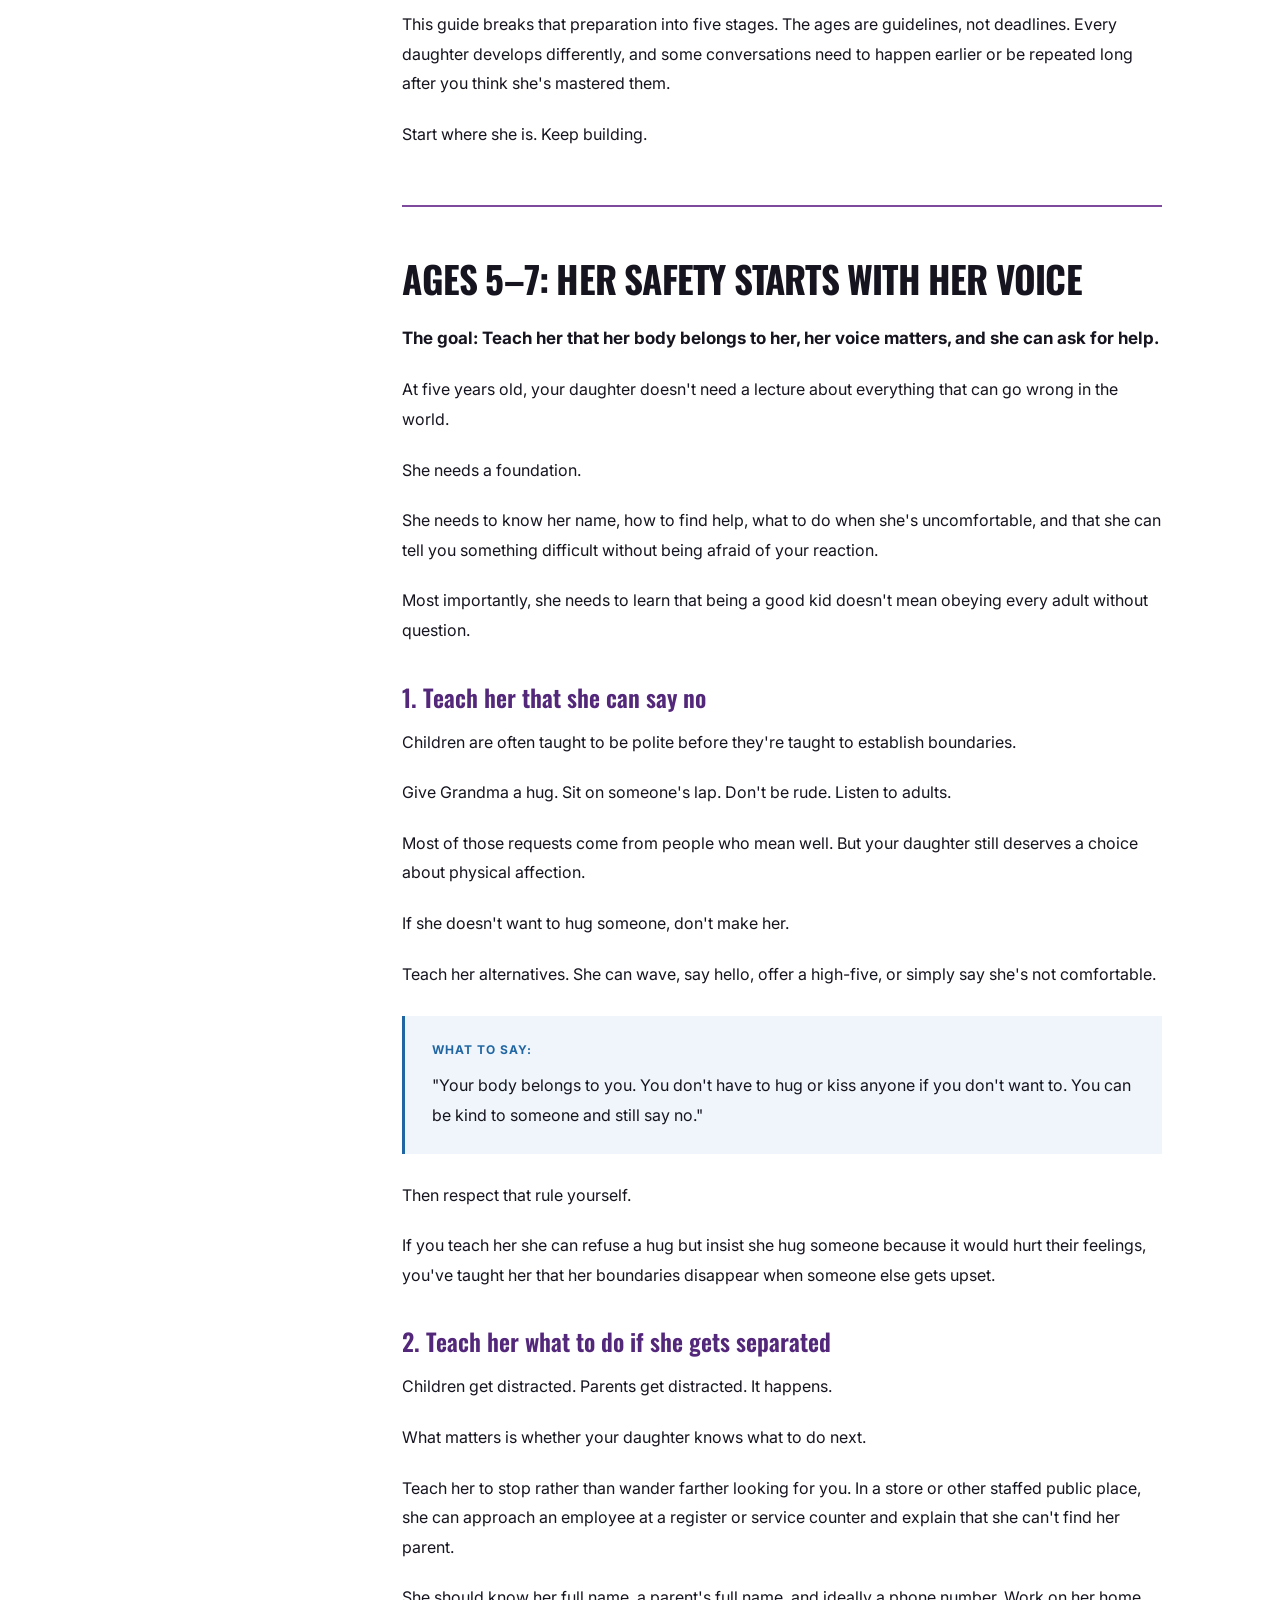
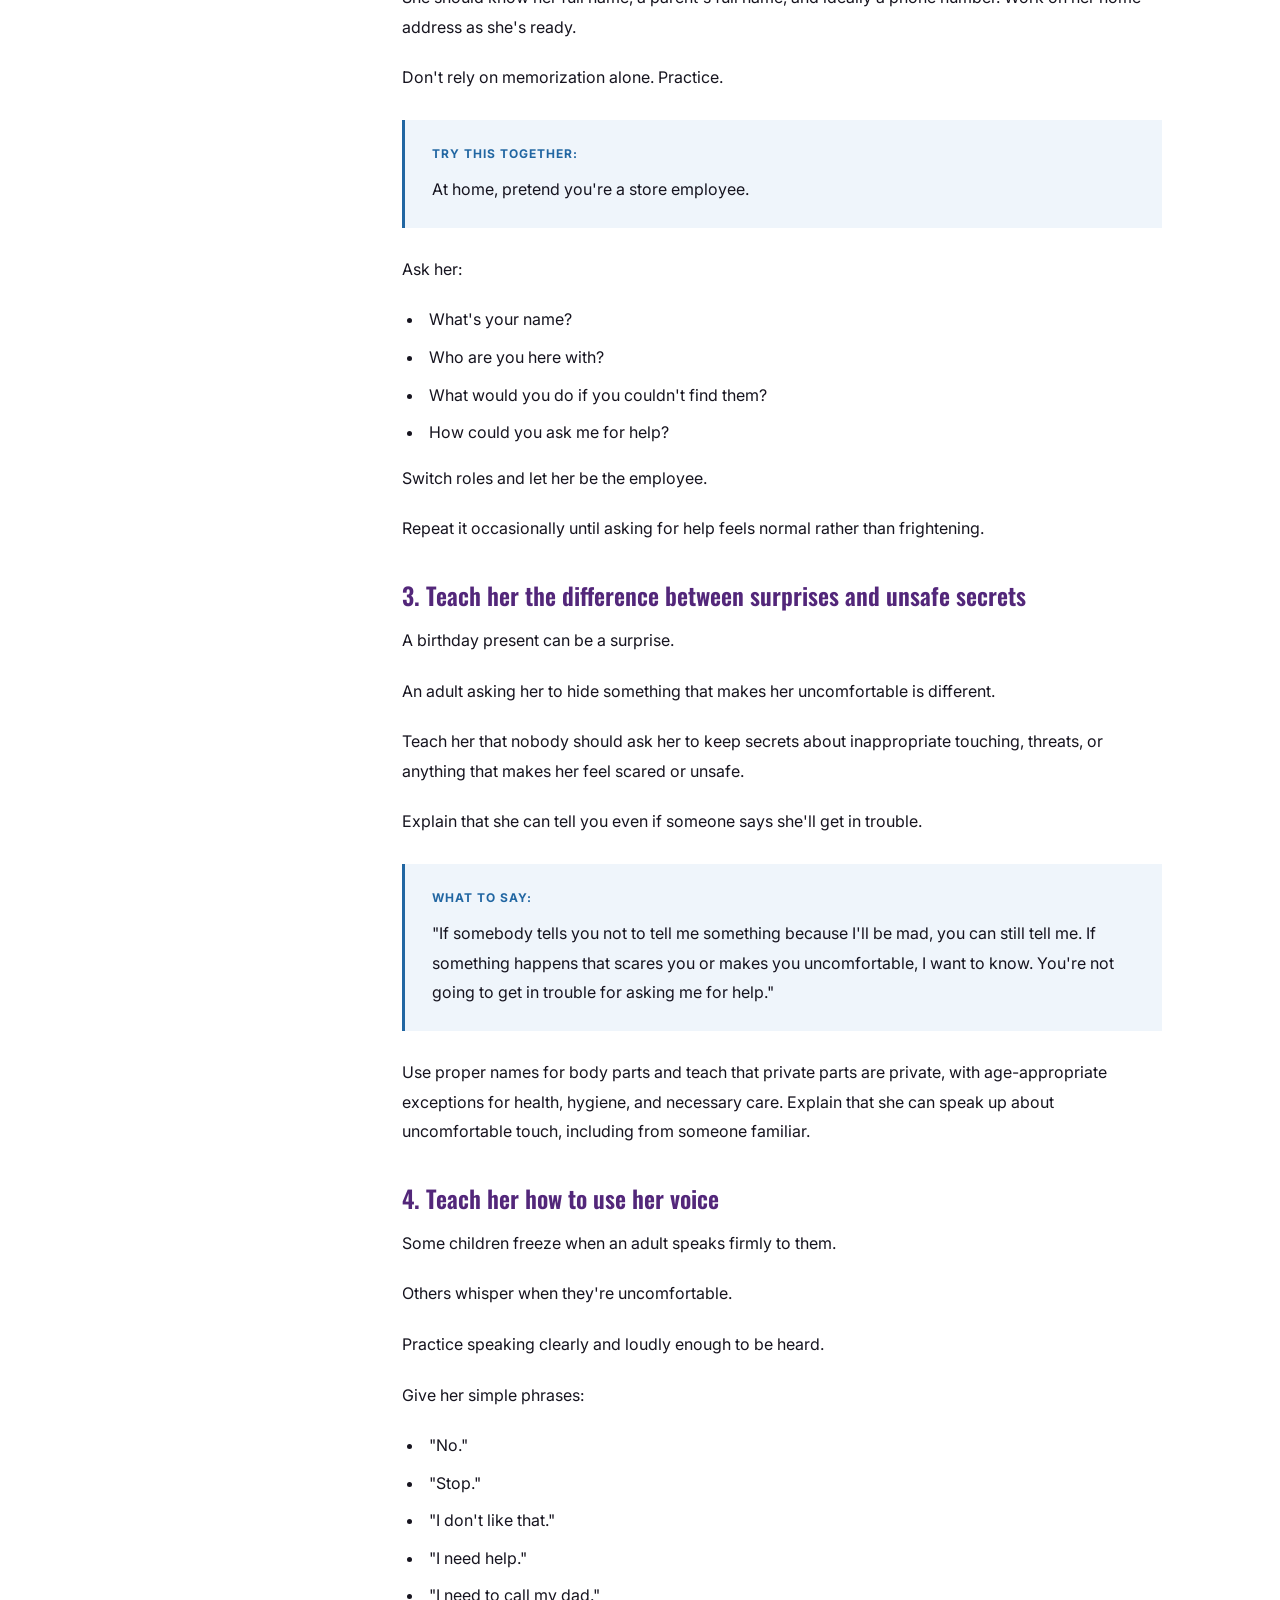
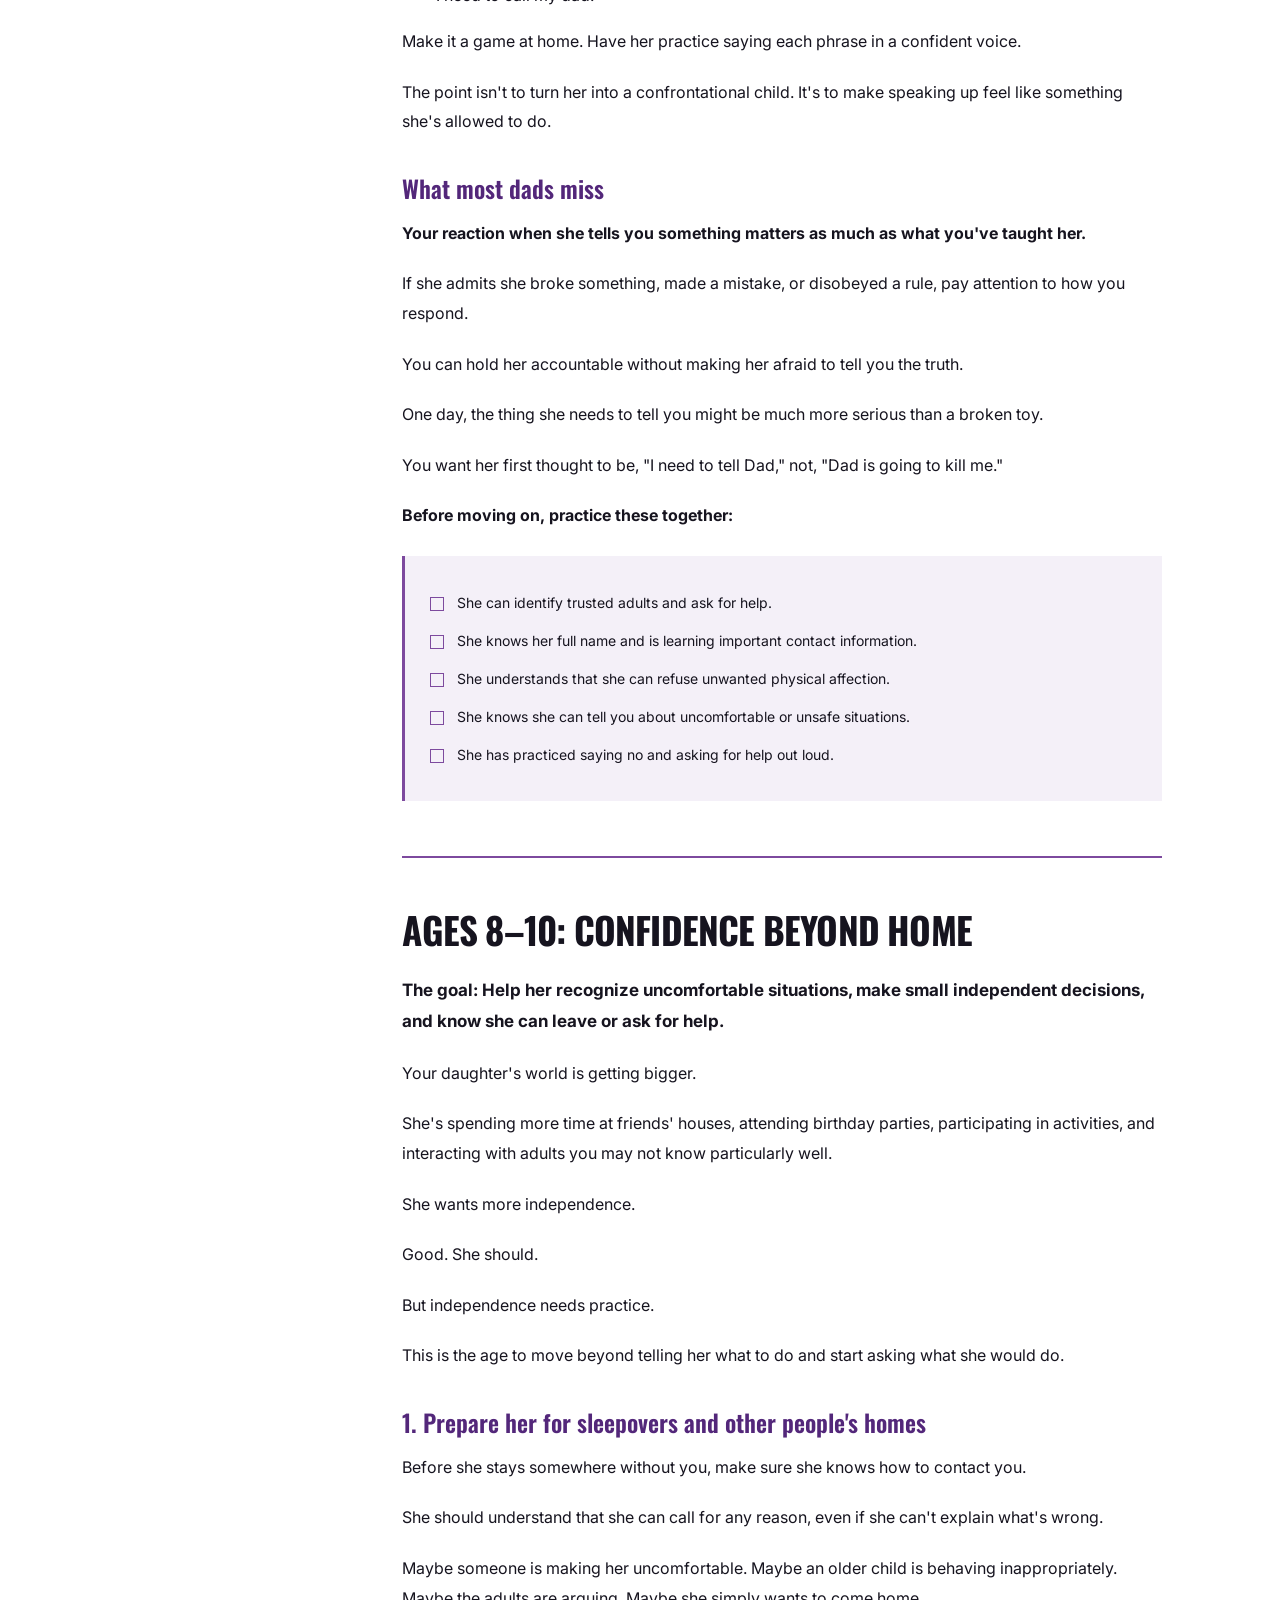
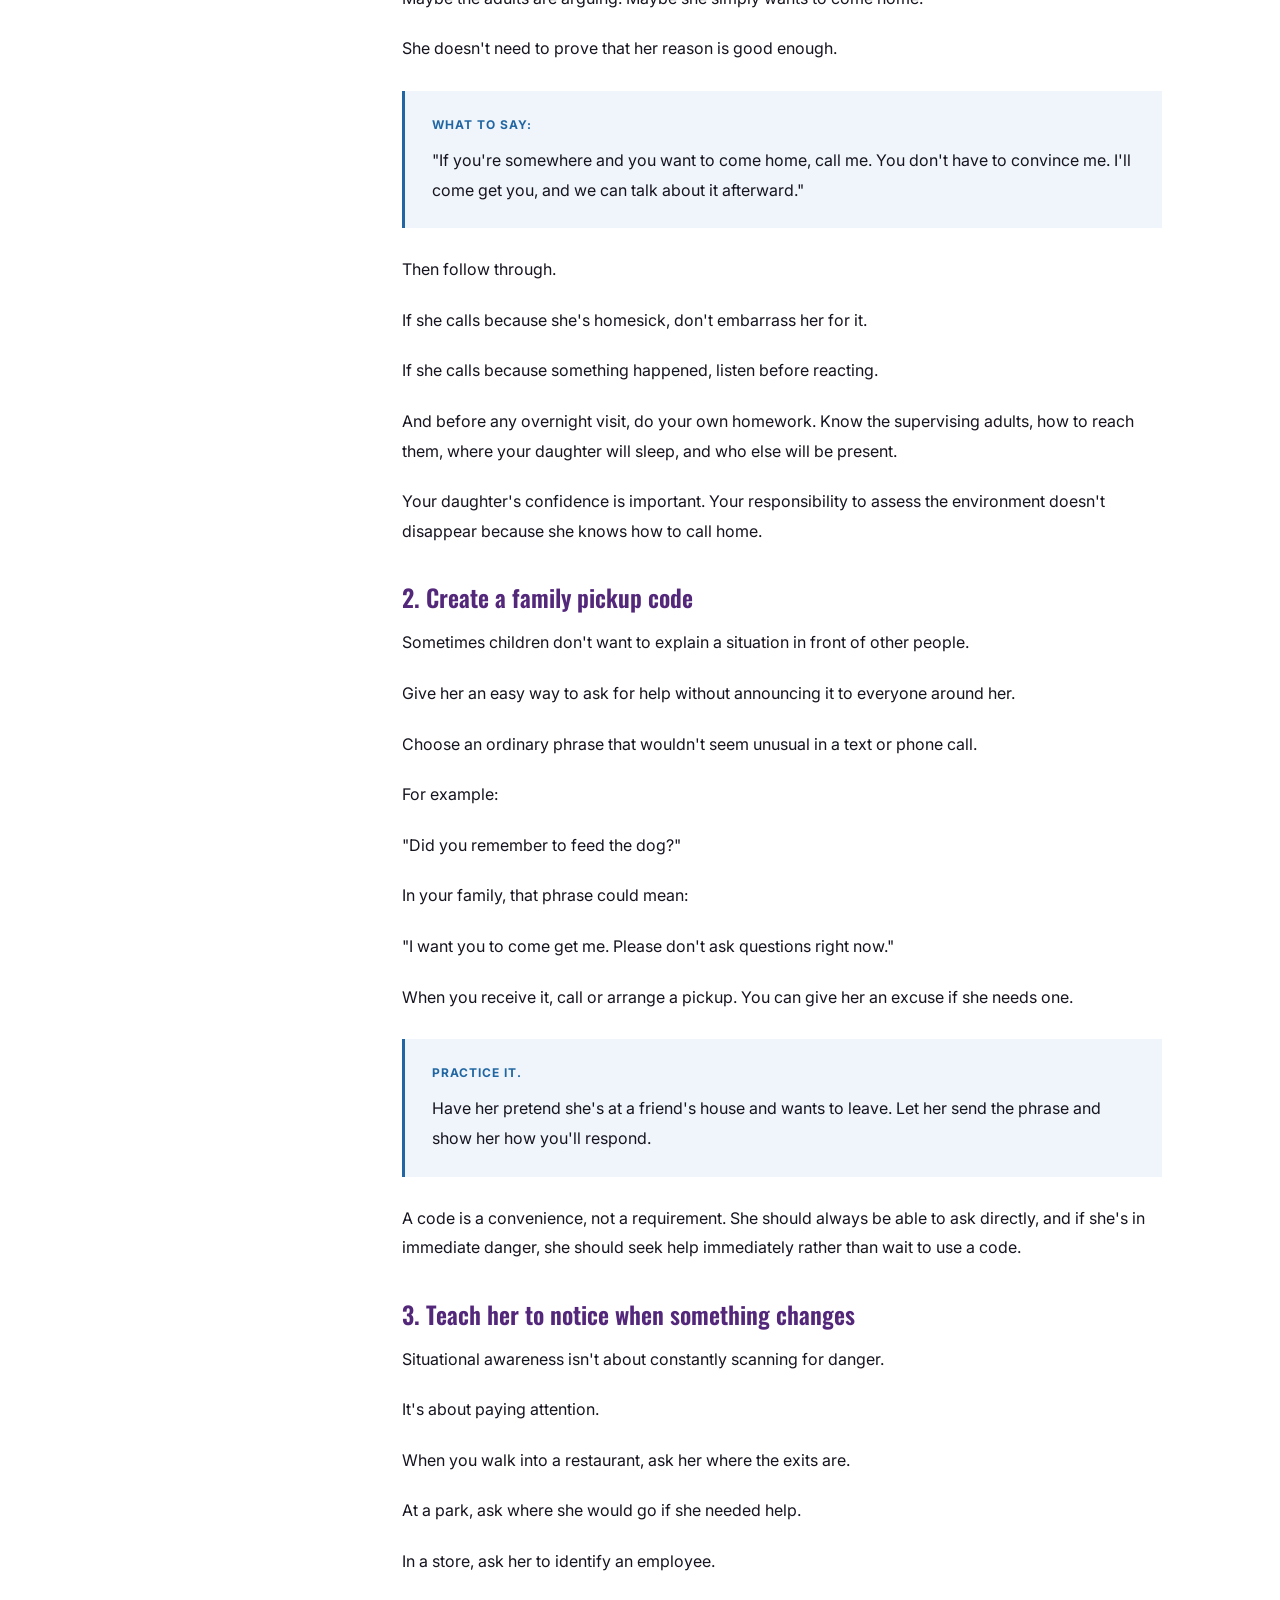
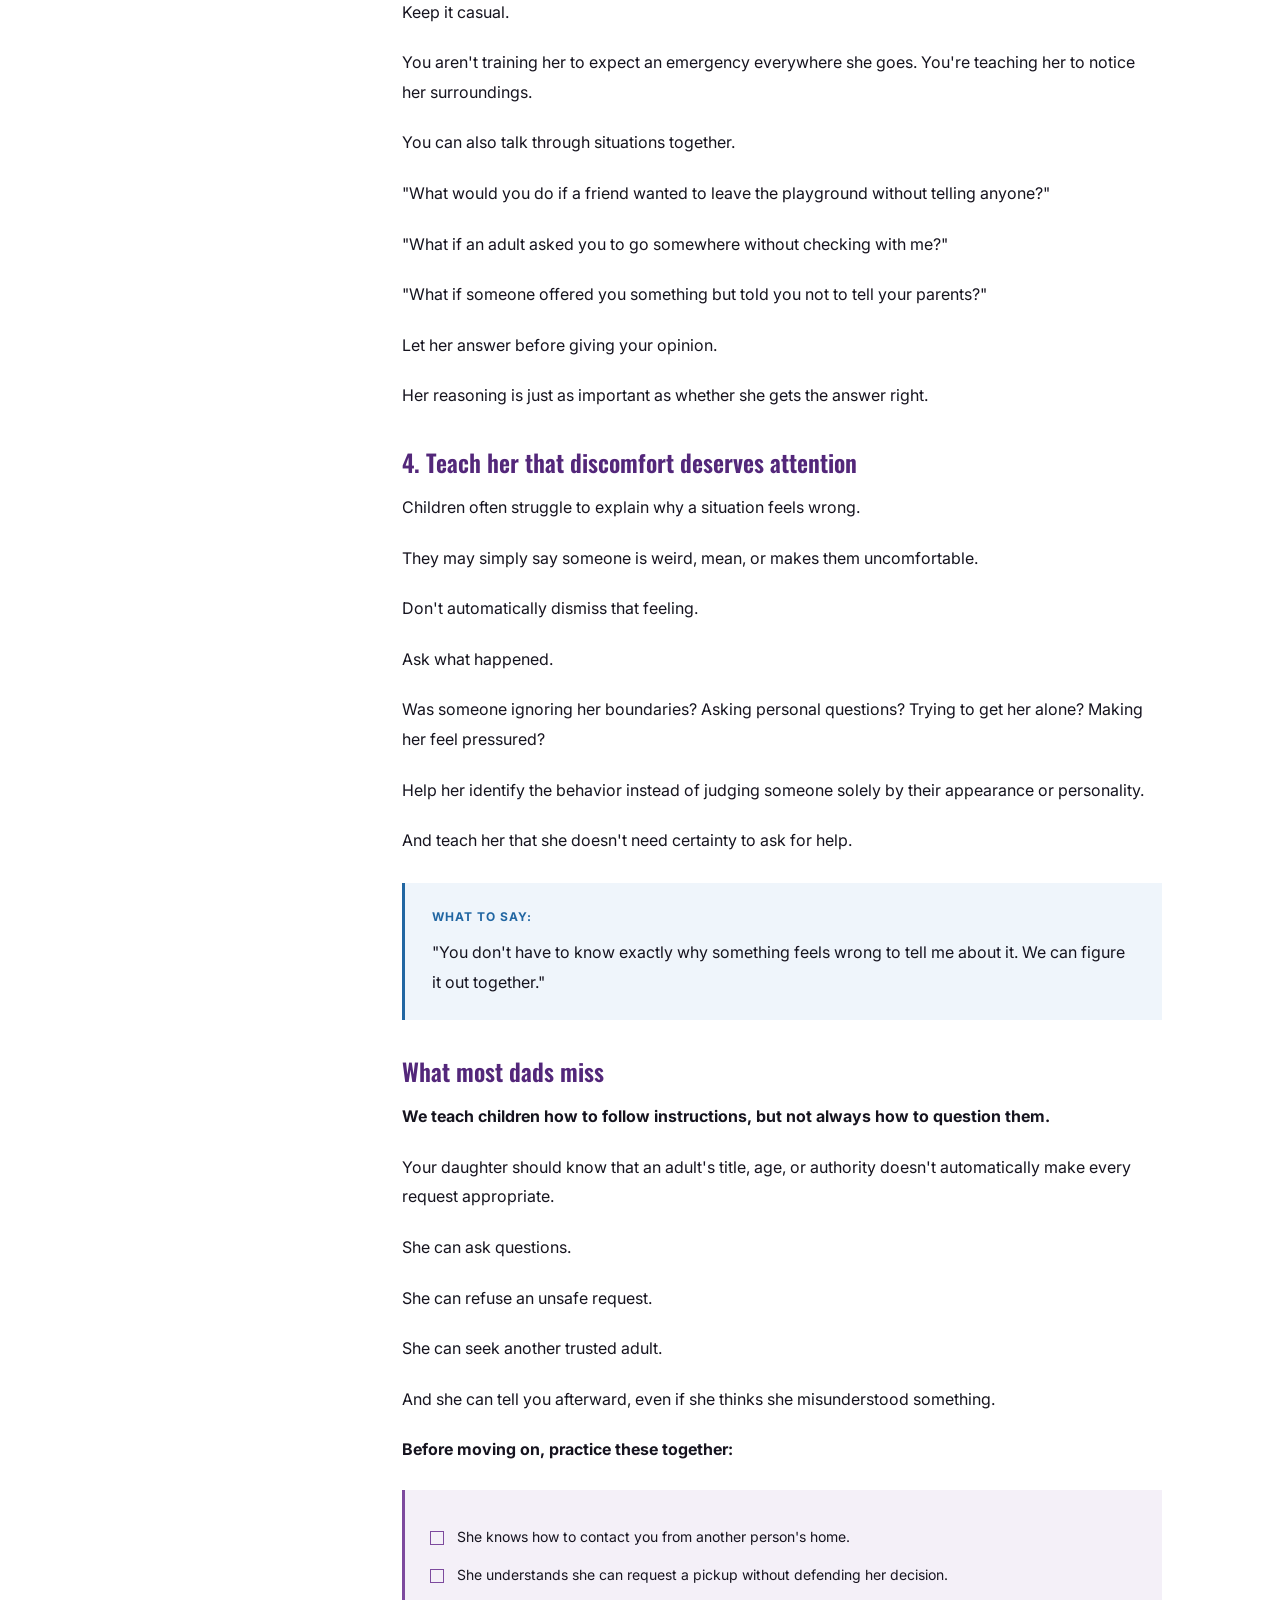
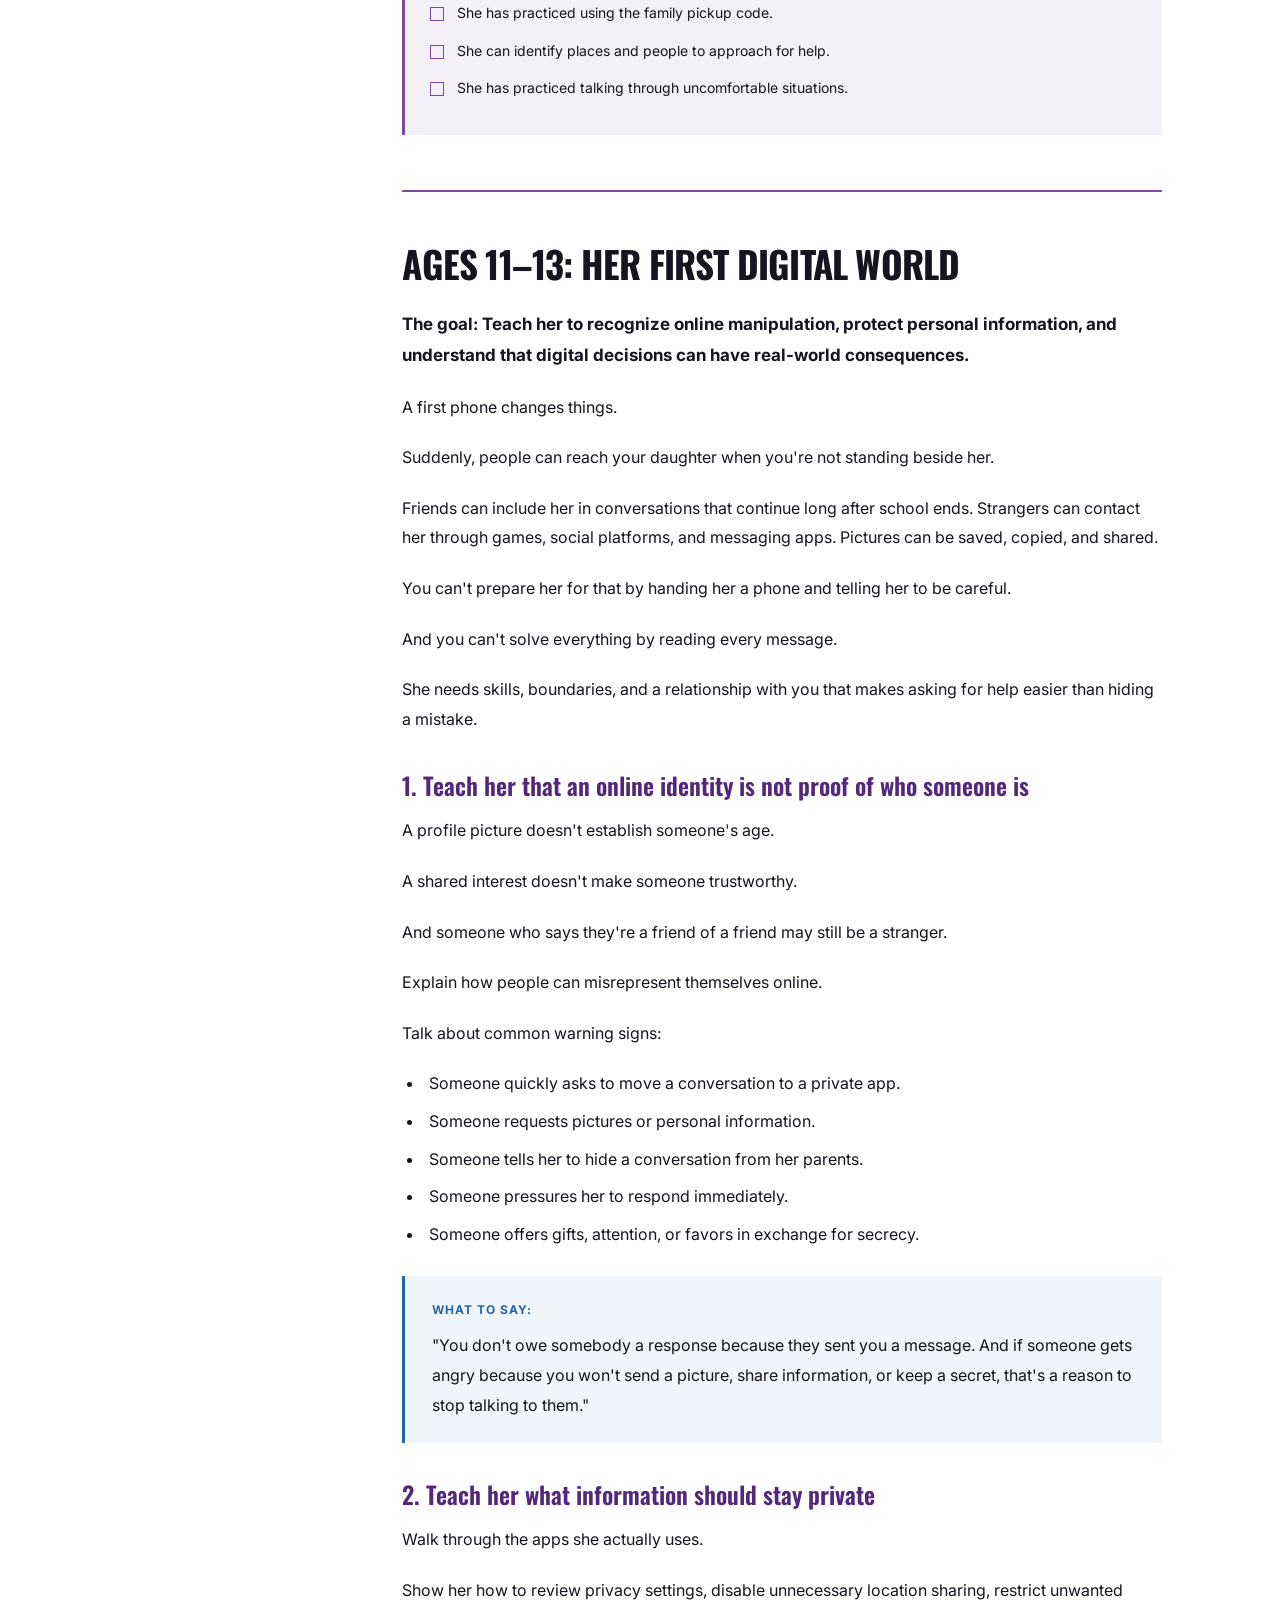
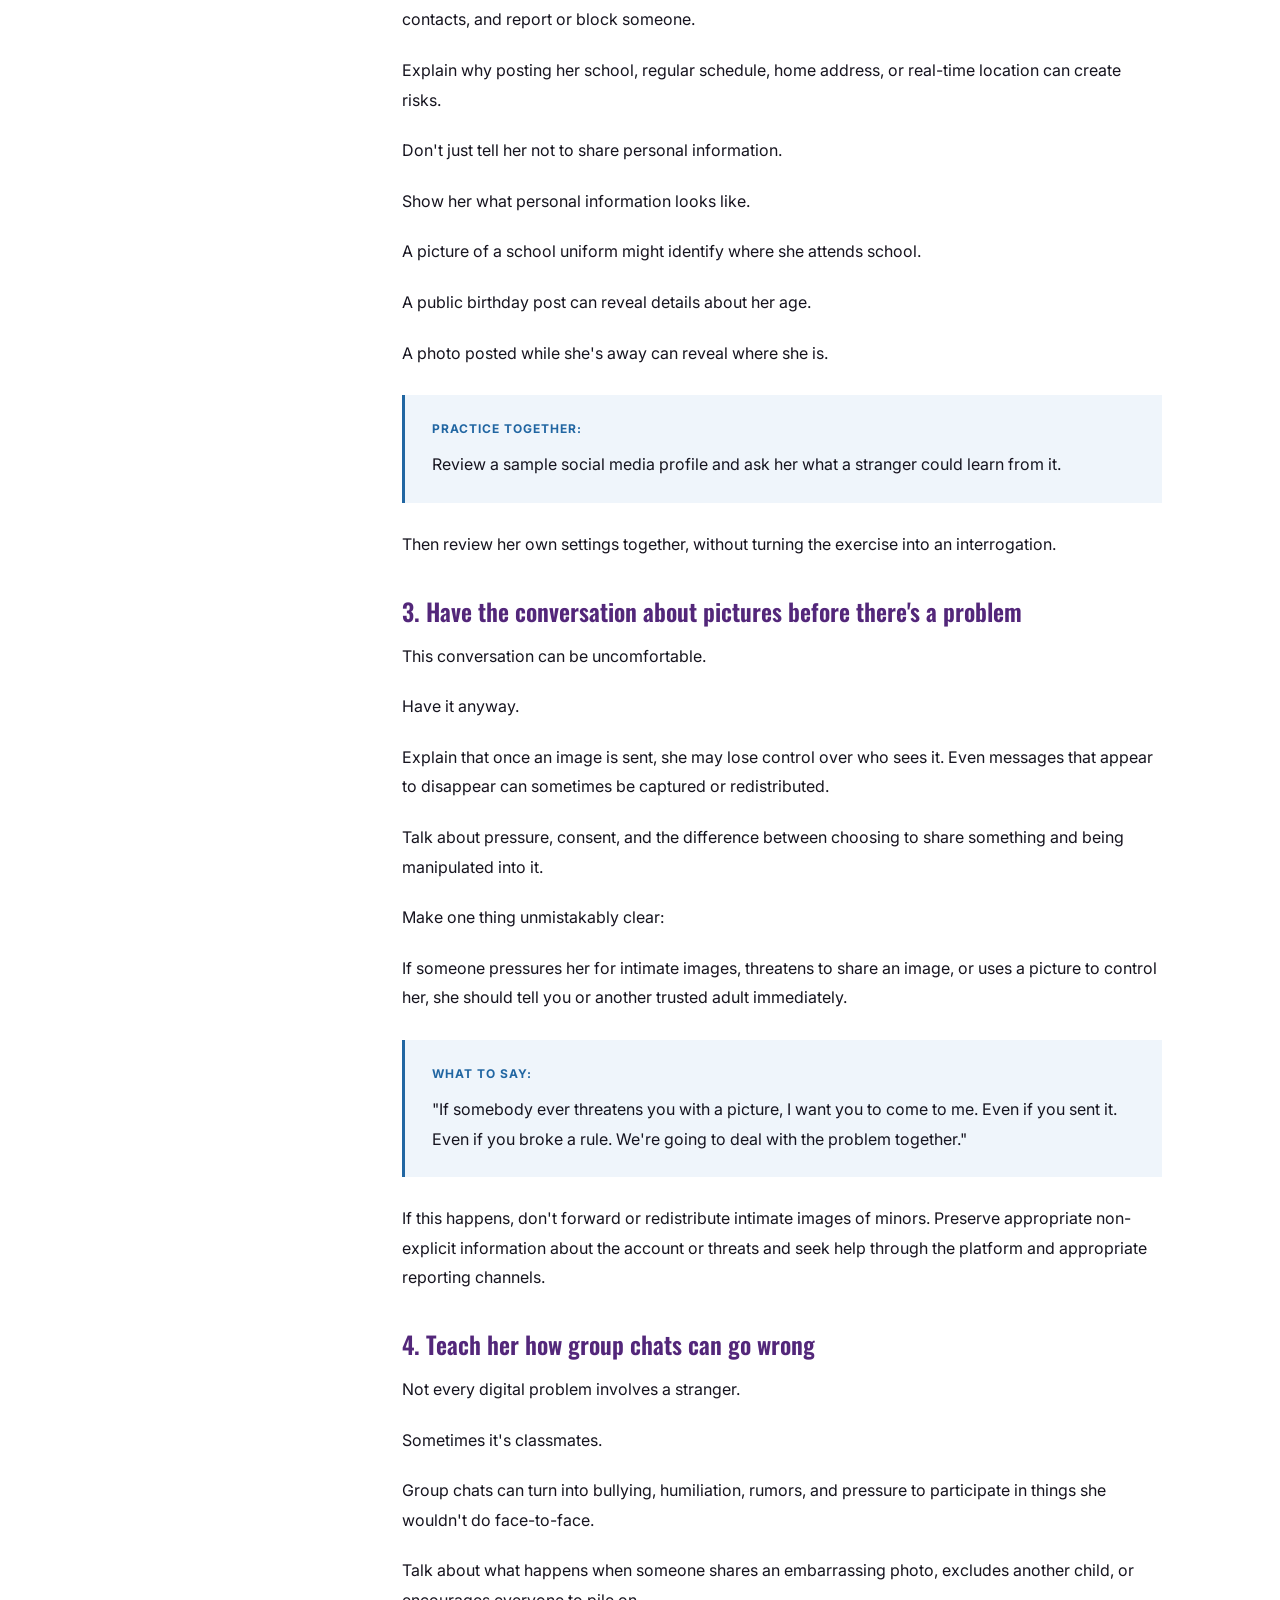
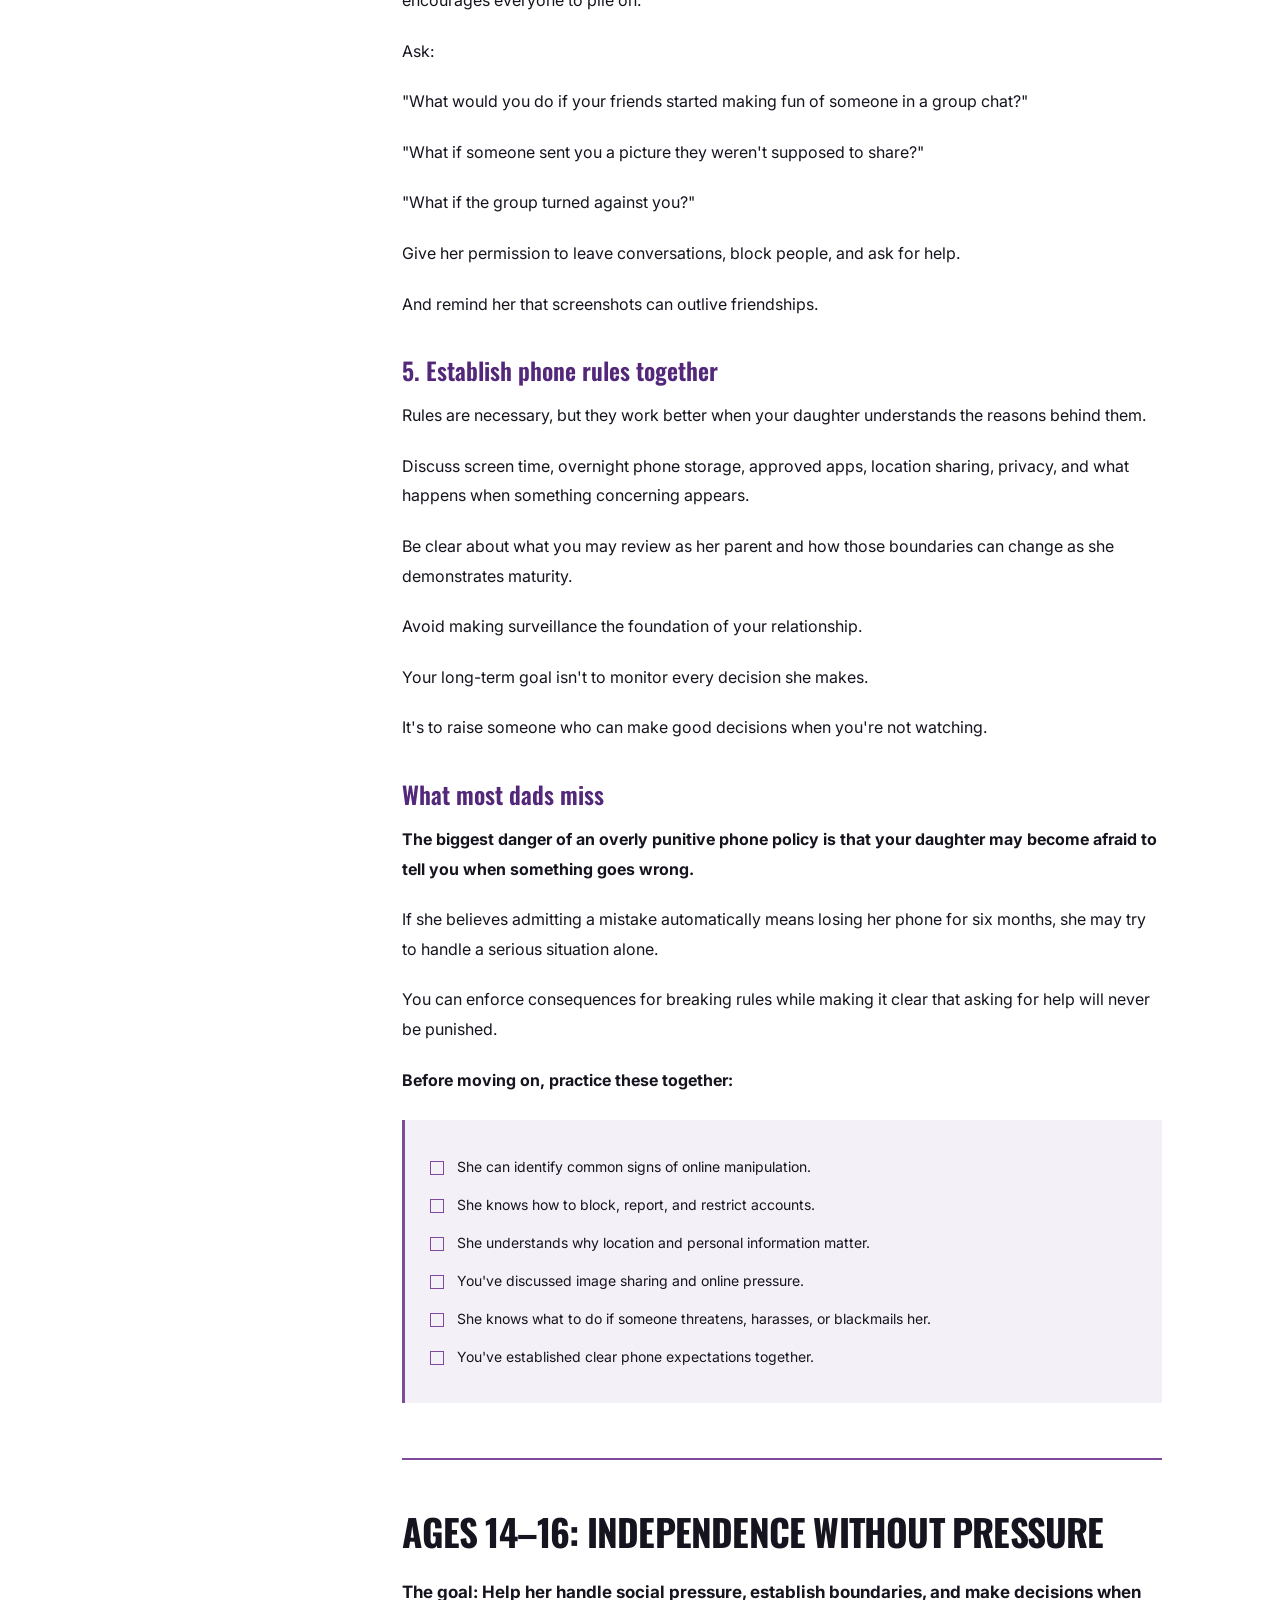
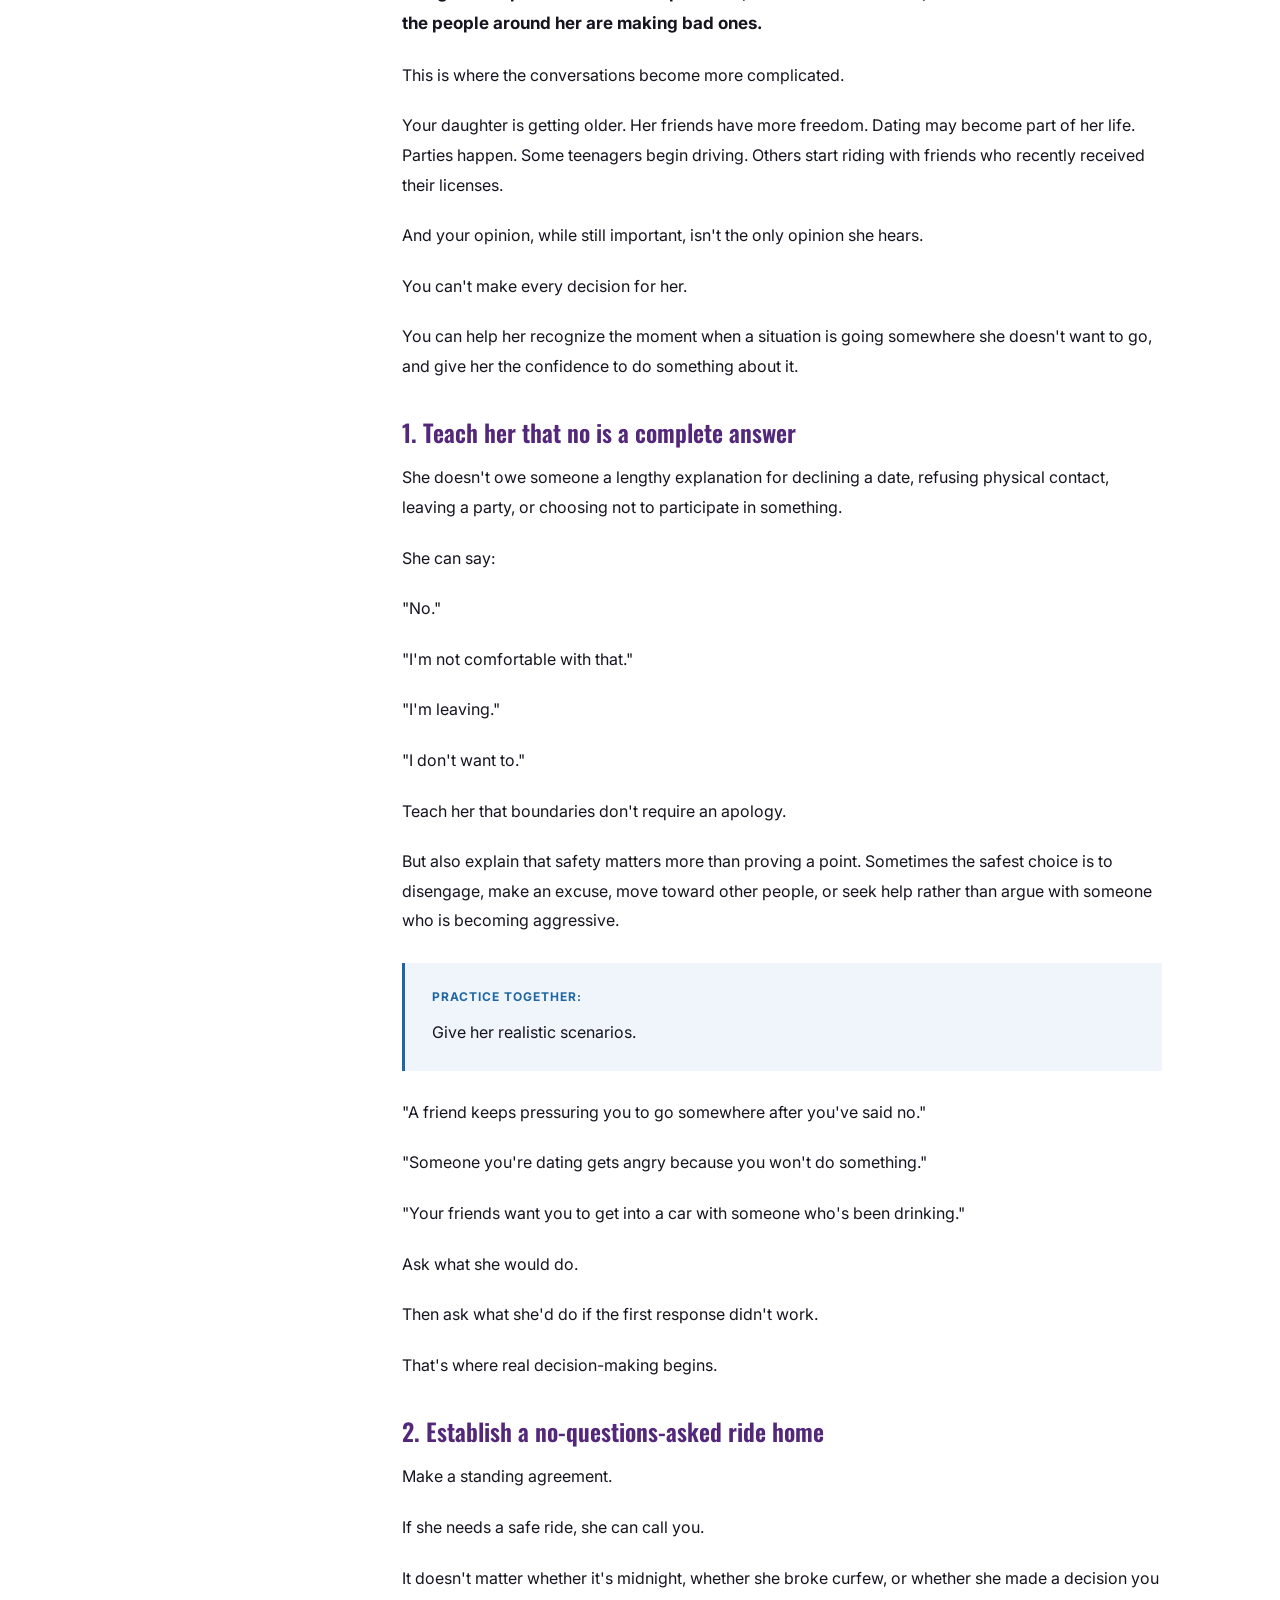
<file: raising-her-ready/index.html>
<!doctype html><html lang="en"><head><meta charset="utf-8"><meta name="viewport" content="width=device-width,initial-scale=1"><title>Raising Her Ready: What to Teach Your Daughter, Age by Age | RTD</title><meta name="description" content="A complete father’s guide to raising confident daughters: boundaries, sleepovers, first phones, parties, rideshares, and independence. By Kevin M. Coles. Free companion PDF."><link rel="canonical" href="https://raisingtacticaldaughters.com/raising-her-ready/"><meta property="og:title" content="Raising Her Ready: What to Teach Your Daughter, Age by Age | RTD"><meta property="og:description" content="A complete father’s guide to raising confident daughters: boundaries, sleepovers, first phones, parties, rideshares, and independence. By Kevin M. Coles. Free companion PDF."><meta property="og:type" content="article"><meta property="og:url" content="https://raisingtacticaldaughters.com/raising-her-ready/"><meta property="og:image" content="https://raisingtacticaldaughters.com/images/rtd-logo.png"><meta property="og:image:width" content="600"><meta property="og:image:height" content="829"><meta name="twitter:card" content="summary"><meta name="theme-color" content="#7d4a9e"><link rel="icon" href="/images/rtd-logo.png"><link rel="preconnect" href="https://fonts.googleapis.com"><link rel="preconnect" href="https://fonts.gstatic.com" crossorigin><link href="https://fonts.googleapis.com/css2?family=Oswald:wght@500;600;700&family=Inter:wght@400;500;600;700&display=swap" rel="stylesheet"><link rel="stylesheet" href="/assets/site.css?v=rtd11"><script type="application/ld+json">{"@context": "https://schema.org", "@graph": [{"@type": "Organization", "@id": "https://raisingtacticaldaughters.com/#organization", "name": "Raising Tactical Daughters", "legalName": "Kevin M. Coles LLC", "alternateName": "RTD", "url": "https://raisingtacticaldaughters.com/", "logo": "https://raisingtacticaldaughters.com/images/rtd-logo.png", "foundingDate": "2019", "founder": {"@id": "https://kevinmcoles.com/#person", "@type": "Person", "name": "Kevin M. Coles", "url": "https://kevinmcoles.com/"}, "sameAs": ["https://www.wikidata.org/wiki/Q141694144", "https://www.facebook.com/raisingtacticaldaughtersofficial", "https://x.com/RTDaughters"], "subjectOf": ["https://canvasrebel.com/meet-kevin-coles/", "https://music.amazon.com/podcasts/e20b67a9-d5dd-4652-803c-814bcf57206b/episodes/2f3d8991-7104-4e42-978c-37baae8542cb/she%27s-so-right-show-raising-tactical-daughters-with-special-guest-kevin-coles"]}, {"@type": "Article", "@id": "https://raisingtacticaldaughters.com/raising-her-ready/#page", "headline": "Raising Her Ready: What to Teach Your Daughter, Age by Age | RTD", "name": "Raising Her Ready: What to Teach Your Daughter, Age by Age | RTD", "url": "https://raisingtacticaldaughters.com/raising-her-ready/", "description": "A complete father\u2019s guide to raising confident daughters: boundaries, sleepovers, first phones, parties, rideshares, and independence. By Kevin M. Coles. Free companion PDF.", "publisher": {"@id": "https://raisingtacticaldaughters.com/#organization"}, "author": {"@type": "Person", "name": "Kevin M. Coles", "url": "https://kevinmcoles.com/"}}]}</script></head><body><a class="skip" href="#main">Skip to content</a><header class="site-header"><div class="wrap header-inner"><a class="brand" href="/" aria-label="Raising Tactical Daughters home"><img class="" src="/images/rtd-logo.png" alt="Raising Tactical Daughters shield logo" width="600" height="829" loading="eager" decoding="async"><span>Raising Tactical Daughters</span></a><nav aria-label="Main navigation"><a href="/">Home</a><a href="/our-story/">Our Story</a><a href="/raising-her-ready/" aria-current="page">Raising Her Ready</a><a href="/ready-at-work/">Ready at Work</a><a href="/community/">Community</a><a href="/speaking/">Speaking</a></nav><a class="header-guide" href="/ready-at-work/">Read the guide</a></div></header><main id="main"><section class="page-hero guide-hero"><div class="wrap"><p class="eyebrow">The complete parent guide · By Kevin M. Coles</p><h1>Raising <span>Her Ready.</span></h1><p class="lead">What to teach your daughter, age by age.</p><p>Start where she is. Keep building.</p><div class="actions"><a class="button" href="#ages-5-7">Start reading <span aria-hidden="true">↗</span></a><a class="button secondary" href="/downloads/raising-her-ready-field-guide.pdf" download="Raising-Her-Ready-Field-Guide.pdf">Download the field guide (PDF) <span aria-hidden="true">↗</span></a></div></div></section><div class="guide-jump"><div class="wrap"><div class="milestones"><a href="/raising-her-ready/#ages-5-7"><strong>Body boundaries</strong><span>Ages 5–7 <b aria-hidden="true">→</b></span></a><a href="/raising-her-ready/#ages-8-10"><strong>First sleepover</strong><span>Ages 8–10 <b aria-hidden="true">→</b></span></a><a href="/raising-her-ready/#ages-11-13"><strong>First phone</strong><span>Ages 11–13 <b aria-hidden="true">→</b></span></a><a href="/raising-her-ready/#ages-14-16"><strong>Parties & rides</strong><span>Ages 14–16 <b aria-hidden="true">→</b></span></a><a href="/raising-her-ready/#ages-17-up"><strong>More independence</strong><span>Ages 17+ <b aria-hidden="true">→</b></span></a></div><p class="fine">Ages are guidelines, not deadlines. Choose the stage that fits her development.</p></div></div><div class="wrap guide-layout"><aside class="guide-sidebar"><p class="eyebrow">In this guide</p><nav aria-label="Guide contents"><a href="#ages-5-7">Ages 5–7<span>Body boundaries</span></a><a href="#ages-8-10">Ages 8–10<span>First sleepover</span></a><a href="#ages-11-13">Ages 11–13<span>First phone</span></a><a href="#ages-14-16">Ages 14–16<span>Parties & rides</span></a><a href="#ages-17-up">Ages 17+<span>More independence</span></a><a href="#five-messages">Five things she should hear</a><a href="#the-relationship">The relationship behind it</a><a href="#field-guide">The free field guide ↓</a></nav></aside><article class="guide-article"><p><strong>Raising Tactical Daughters | A Father's Guide to Raising Confident, Capable Daughters</strong></p>
<p>You won't always be there.</p>
<p>You won't be standing beside her when someone makes her uncomfortable. You won't be reading every message that comes through her phone. You won't be in the passenger seat every time she gets into someone else's car.</p>
<p>And eventually, she won't be living under your roof.</p>
<p>That's part of raising a daughter. The little girl who once reached for your hand to cross the street is going to grow into a young woman who makes decisions without you.</p>
<p><strong>Your job isn't to prevent that. Your job is to prepare her for it.</strong></p>
<p>I started Raising Tactical Daughters because I wanted my daughters to grow up knowing how to recognize trouble, trust themselves, speak up, and make good decisions under pressure.</p>
<p>Not because I wanted them afraid of the world. Quite the opposite.</p>
<p>I wanted them to experience it.</p>
<p>I wanted them to travel, make friends, take chances, fall in love, make mistakes, and live full lives without believing they needed someone standing guard over them.</p>
<p>But confidence doesn't appear overnight. Neither does good judgment.</p>
<p>Both are built through conversations, repetition, experience, and the freedom to practice making decisions while someone who loves you is still there to help.</p>
<p>This guide breaks that preparation into five stages. The ages are guidelines, not deadlines. Every daughter develops differently, and some conversations need to happen earlier or be repeated long after you think she's mastered them.</p>
<p>Start where she is. Keep building.</p>
<section class="guide-stage" id="ages-5-7"><h2>Ages 5–7: Her Safety Starts With Her Voice</h2>
<p><strong>The goal: Teach her that her body belongs to her, her voice matters, and she can ask for help.</strong></p>
<p>At five years old, your daughter doesn't need a lecture about everything that can go wrong in the world.</p>
<p>She needs a foundation.</p>
<p>She needs to know her name, how to find help, what to do when she's uncomfortable, and that she can tell you something difficult without being afraid of your reaction.</p>
<p>Most importantly, she needs to learn that being a good kid doesn't mean obeying every adult without question.</p>
<h3>1. Teach her that she can say no</h3>
<p>Children are often taught to be polite before they're taught to establish boundaries.</p>
<p>Give Grandma a hug. Sit on someone's lap. Don't be rude. Listen to adults.</p>
<p>Most of those requests come from people who mean well. But your daughter still deserves a choice about physical affection.</p>
<p>If she doesn't want to hug someone, don't make her.</p>
<p>Teach her alternatives. She can wave, say hello, offer a high-five, or simply say she's not comfortable.</p>
<aside class="conversation"><p class="conversation-label"><strong>What to say:</strong></p><p>"Your body belongs to you. You don't have to hug or kiss anyone if you don't want to. You can be kind to someone and still say no."</p></aside>
<p>Then respect that rule yourself.</p>
<p>If you teach her she can refuse a hug but insist she hug someone because it would hurt their feelings, you've taught her that her boundaries disappear when someone else gets upset.</p>
<h3>2. Teach her what to do if she gets separated</h3>
<p>Children get distracted. Parents get distracted. It happens.</p>
<p>What matters is whether your daughter knows what to do next.</p>
<p>Teach her to stop rather than wander farther looking for you. In a store or other staffed public place, she can approach an employee at a register or service counter and explain that she can't find her parent.</p>
<p>She should know her full name, a parent's full name, and ideally a phone number. Work on her home address as she's ready.</p>
<p>Don't rely on memorization alone. Practice.</p>
<aside class="conversation"><p class="conversation-label"><strong>Try this together:</strong></p><p>At home, pretend you're a store employee.</p></aside>
<p>Ask her:</p>
<ul class="guide-list">
<li>What's your name?</li>
<li>Who are you here with?</li>
<li>What would you do if you couldn't find them?</li>
<li>How could you ask me for help?</li>
</ul>
<p>Switch roles and let her be the employee.</p>
<p>Repeat it occasionally until asking for help feels normal rather than frightening.</p>
<h3>3. Teach her the difference between surprises and unsafe secrets</h3>
<p>A birthday present can be a surprise.</p>
<p>An adult asking her to hide something that makes her uncomfortable is different.</p>
<p>Teach her that nobody should ask her to keep secrets about inappropriate touching, threats, or anything that makes her feel scared or unsafe.</p>
<p>Explain that she can tell you even if someone says she'll get in trouble.</p>
<aside class="conversation"><p class="conversation-label"><strong>What to say:</strong></p><p>"If somebody tells you not to tell me something because I'll be mad, you can still tell me. If something happens that scares you or makes you uncomfortable, I want to know. You're not going to get in trouble for asking me for help."</p></aside>
<p>Use proper names for body parts and teach that private parts are private, with age-appropriate exceptions for health, hygiene, and necessary care. Explain that she can speak up about uncomfortable touch, including from someone familiar.</p>
<h3>4. Teach her how to use her voice</h3>
<p>Some children freeze when an adult speaks firmly to them.</p>
<p>Others whisper when they're uncomfortable.</p>
<p>Practice speaking clearly and loudly enough to be heard.</p>
<p>Give her simple phrases:</p>
<ul class="guide-list">
<li>"No."</li>
<li>"Stop."</li>
<li>"I don't like that."</li>
<li>"I need help."</li>
<li>"I need to call my dad."</li>
</ul>
<p>Make it a game at home. Have her practice saying each phrase in a confident voice.</p>
<p>The point isn't to turn her into a confrontational child. It's to make speaking up feel like something she's allowed to do.</p>
<h3>What most dads miss</h3>
<p><strong>Your reaction when she tells you something matters as much as what you've taught her.</strong></p>
<p>If she admits she broke something, made a mistake, or disobeyed a rule, pay attention to how you respond.</p>
<p>You can hold her accountable without making her afraid to tell you the truth.</p>
<p>One day, the thing she needs to tell you might be much more serious than a broken toy.</p>
<p>You want her first thought to be, "I need to tell Dad," not, "Dad is going to kill me."</p>
<p><strong>Before moving on, practice these together:</strong></p>
<ul class="checklist">
<li>She can identify trusted adults and ask for help.</li>
<li>She knows her full name and is learning important contact information.</li>
<li>She understands that she can refuse unwanted physical affection.</li>
<li>She knows she can tell you about uncomfortable or unsafe situations.</li>
<li>She has practiced saying no and asking for help out loud.</li>
</ul>
</section>
<section class="guide-stage" id="ages-8-10"><h2>Ages 8–10: Confidence Beyond Home</h2>
<p><strong>The goal: Help her recognize uncomfortable situations, make small independent decisions, and know she can leave or ask for help.</strong></p>
<p>Your daughter's world is getting bigger.</p>
<p>She's spending more time at friends' houses, attending birthday parties, participating in activities, and interacting with adults you may not know particularly well.</p>
<p>She wants more independence.</p>
<p>Good. She should.</p>
<p>But independence needs practice.</p>
<p>This is the age to move beyond telling her what to do and start asking what she would do.</p>
<h3>1. Prepare her for sleepovers and other people's homes</h3>
<p>Before she stays somewhere without you, make sure she knows how to contact you.</p>
<p>She should understand that she can call for any reason, even if she can't explain what's wrong.</p>
<p>Maybe someone is making her uncomfortable. Maybe an older child is behaving inappropriately. Maybe the adults are arguing. Maybe she simply wants to come home.</p>
<p>She doesn't need to prove that her reason is good enough.</p>
<aside class="conversation"><p class="conversation-label"><strong>What to say:</strong></p><p>"If you're somewhere and you want to come home, call me. You don't have to convince me. I'll come get you, and we can talk about it afterward."</p></aside>
<p>Then follow through.</p>
<p>If she calls because she's homesick, don't embarrass her for it.</p>
<p>If she calls because something happened, listen before reacting.</p>
<p>And before any overnight visit, do your own homework. Know the supervising adults, how to reach them, where your daughter will sleep, and who else will be present.</p>
<p>Your daughter's confidence is important. Your responsibility to assess the environment doesn't disappear because she knows how to call home.</p>
<h3>2. Create a family pickup code</h3>
<p>Sometimes children don't want to explain a situation in front of other people.</p>
<p>Give her an easy way to ask for help without announcing it to everyone around her.</p>
<p>Choose an ordinary phrase that wouldn't seem unusual in a text or phone call.</p>
<p>For example:</p>
<p>"Did you remember to feed the dog?"</p>
<p>In your family, that phrase could mean:</p>
<p>"I want you to come get me. Please don't ask questions right now."</p>
<p>When you receive it, call or arrange a pickup. You can give her an excuse if she needs one.</p>
<aside class="conversation"><p class="conversation-label"><strong>Practice it.</strong></p><p>Have her pretend she's at a friend's house and wants to leave. Let her send the phrase and show her how you'll respond.</p></aside>
<p>A code is a convenience, not a requirement. She should always be able to ask directly, and if she's in immediate danger, she should seek help immediately rather than wait to use a code.</p>
<h3>3. Teach her to notice when something changes</h3>
<p>Situational awareness isn't about constantly scanning for danger.</p>
<p>It's about paying attention.</p>
<p>When you walk into a restaurant, ask her where the exits are.</p>
<p>At a park, ask where she would go if she needed help.</p>
<p>In a store, ask her to identify an employee.</p>
<p>Keep it casual.</p>
<p>You aren't training her to expect an emergency everywhere she goes. You're teaching her to notice her surroundings.</p>
<p>You can also talk through situations together.</p>
<p>"What would you do if a friend wanted to leave the playground without telling anyone?"</p>
<p>"What if an adult asked you to go somewhere without checking with me?"</p>
<p>"What if someone offered you something but told you not to tell your parents?"</p>
<p>Let her answer before giving your opinion.</p>
<p>Her reasoning is just as important as whether she gets the answer right.</p>
<h3>4. Teach her that discomfort deserves attention</h3>
<p>Children often struggle to explain why a situation feels wrong.</p>
<p>They may simply say someone is weird, mean, or makes them uncomfortable.</p>
<p>Don't automatically dismiss that feeling.</p>
<p>Ask what happened.</p>
<p>Was someone ignoring her boundaries? Asking personal questions? Trying to get her alone? Making her feel pressured?</p>
<p>Help her identify the behavior instead of judging someone solely by their appearance or personality.</p>
<p>And teach her that she doesn't need certainty to ask for help.</p>
<aside class="conversation"><p class="conversation-label"><strong>What to say:</strong></p><p>"You don't have to know exactly why something feels wrong to tell me about it. We can figure it out together."</p></aside>
<h3>What most dads miss</h3>
<p><strong>We teach children how to follow instructions, but not always how to question them.</strong></p>
<p>Your daughter should know that an adult's title, age, or authority doesn't automatically make every request appropriate.</p>
<p>She can ask questions.</p>
<p>She can refuse an unsafe request.</p>
<p>She can seek another trusted adult.</p>
<p>And she can tell you afterward, even if she thinks she misunderstood something.</p>
<p><strong>Before moving on, practice these together:</strong></p>
<ul class="checklist">
<li>She knows how to contact you from another person's home.</li>
<li>She understands she can request a pickup without defending her decision.</li>
<li>She has practiced using the family pickup code.</li>
<li>She can identify places and people to approach for help.</li>
<li>She has practiced talking through uncomfortable situations.</li>
</ul>
</section>
<section class="guide-stage" id="ages-11-13"><h2>Ages 11–13: Her First Digital World</h2>
<p><strong>The goal: Teach her to recognize online manipulation, protect personal information, and understand that digital decisions can have real-world consequences.</strong></p>
<p>A first phone changes things.</p>
<p>Suddenly, people can reach your daughter when you're not standing beside her.</p>
<p>Friends can include her in conversations that continue long after school ends. Strangers can contact her through games, social platforms, and messaging apps. Pictures can be saved, copied, and shared.</p>
<p>You can't prepare her for that by handing her a phone and telling her to be careful.</p>
<p>And you can't solve everything by reading every message.</p>
<p>She needs skills, boundaries, and a relationship with you that makes asking for help easier than hiding a mistake.</p>
<h3>1. Teach her that an online identity is not proof of who someone is</h3>
<p>A profile picture doesn't establish someone's age.</p>
<p>A shared interest doesn't make someone trustworthy.</p>
<p>And someone who says they're a friend of a friend may still be a stranger.</p>
<p>Explain how people can misrepresent themselves online.</p>
<p>Talk about common warning signs:</p>
<ul class="guide-list">
<li>Someone quickly asks to move a conversation to a private app.</li>
<li>Someone requests pictures or personal information.</li>
<li>Someone tells her to hide a conversation from her parents.</li>
<li>Someone pressures her to respond immediately.</li>
<li>Someone offers gifts, attention, or favors in exchange for secrecy.</li>
</ul>
<aside class="conversation"><p class="conversation-label"><strong>What to say:</strong></p><p>"You don't owe somebody a response because they sent you a message. And if someone gets angry because you won't send a picture, share information, or keep a secret, that's a reason to stop talking to them."</p></aside>
<h3>2. Teach her what information should stay private</h3>
<p>Walk through the apps she actually uses.</p>
<p>Show her how to review privacy settings, disable unnecessary location sharing, restrict unwanted contacts, and report or block someone.</p>
<p>Explain why posting her school, regular schedule, home address, or real-time location can create risks.</p>
<p>Don't just tell her not to share personal information.</p>
<p>Show her what personal information looks like.</p>
<p>A picture of a school uniform might identify where she attends school.</p>
<p>A public birthday post can reveal details about her age.</p>
<p>A photo posted while she's away can reveal where she is.</p>
<aside class="conversation"><p class="conversation-label"><strong>Practice together:</strong></p><p>Review a sample social media profile and ask her what a stranger could learn from it.</p></aside>
<p>Then review her own settings together, without turning the exercise into an interrogation.</p>
<h3>3. Have the conversation about pictures before there's a problem</h3>
<p>This conversation can be uncomfortable.</p>
<p>Have it anyway.</p>
<p>Explain that once an image is sent, she may lose control over who sees it. Even messages that appear to disappear can sometimes be captured or redistributed.</p>
<p>Talk about pressure, consent, and the difference between choosing to share something and being manipulated into it.</p>
<p>Make one thing unmistakably clear:</p>
<p>If someone pressures her for intimate images, threatens to share an image, or uses a picture to control her, she should tell you or another trusted adult immediately.</p>
<aside class="conversation"><p class="conversation-label"><strong>What to say:</strong></p><p>"If somebody ever threatens you with a picture, I want you to come to me. Even if you sent it. Even if you broke a rule. We're going to deal with the problem together."</p></aside>
<p>If this happens, don't forward or redistribute intimate images of minors. Preserve appropriate non-explicit information about the account or threats and seek help through the platform and appropriate reporting channels.</p>
<h3>4. Teach her how group chats can go wrong</h3>
<p>Not every digital problem involves a stranger.</p>
<p>Sometimes it's classmates.</p>
<p>Group chats can turn into bullying, humiliation, rumors, and pressure to participate in things she wouldn't do face-to-face.</p>
<p>Talk about what happens when someone shares an embarrassing photo, excludes another child, or encourages everyone to pile on.</p>
<p>Ask:</p>
<p>"What would you do if your friends started making fun of someone in a group chat?"</p>
<p>"What if someone sent you a picture they weren't supposed to share?"</p>
<p>"What if the group turned against you?"</p>
<p>Give her permission to leave conversations, block people, and ask for help.</p>
<p>And remind her that screenshots can outlive friendships.</p>
<h3>5. Establish phone rules together</h3>
<p>Rules are necessary, but they work better when your daughter understands the reasons behind them.</p>
<p>Discuss screen time, overnight phone storage, approved apps, location sharing, privacy, and what happens when something concerning appears.</p>
<p>Be clear about what you may review as her parent and how those boundaries can change as she demonstrates maturity.</p>
<p>Avoid making surveillance the foundation of your relationship.</p>
<p>Your long-term goal isn't to monitor every decision she makes.</p>
<p>It's to raise someone who can make good decisions when you're not watching.</p>
<h3>What most dads miss</h3>
<p><strong>The biggest danger of an overly punitive phone policy is that your daughter may become afraid to tell you when something goes wrong.</strong></p>
<p>If she believes admitting a mistake automatically means losing her phone for six months, she may try to handle a serious situation alone.</p>
<p>You can enforce consequences for breaking rules while making it clear that asking for help will never be punished.</p>
<p><strong>Before moving on, practice these together:</strong></p>
<ul class="checklist">
<li>She can identify common signs of online manipulation.</li>
<li>She knows how to block, report, and restrict accounts.</li>
<li>She understands why location and personal information matter.</li>
<li>You've discussed image sharing and online pressure.</li>
<li>She knows what to do if someone threatens, harasses, or blackmails her.</li>
<li>You've established clear phone expectations together.</li>
</ul>
</section>
<section class="guide-stage" id="ages-14-16"><h2>Ages 14–16: Independence Without Pressure</h2>
<p><strong>The goal: Help her handle social pressure, establish boundaries, and make decisions when the people around her are making bad ones.</strong></p>
<p>This is where the conversations become more complicated.</p>
<p>Your daughter is getting older. Her friends have more freedom. Dating may become part of her life. Parties happen. Some teenagers begin driving. Others start riding with friends who recently received their licenses.</p>
<p>And your opinion, while still important, isn't the only opinion she hears.</p>
<p>You can't make every decision for her.</p>
<p>You can help her recognize the moment when a situation is going somewhere she doesn't want to go, and give her the confidence to do something about it.</p>
<h3>1. Teach her that no is a complete answer</h3>
<p>She doesn't owe someone a lengthy explanation for declining a date, refusing physical contact, leaving a party, or choosing not to participate in something.</p>
<p>She can say:</p>
<p>"No."</p>
<p>"I'm not comfortable with that."</p>
<p>"I'm leaving."</p>
<p>"I don't want to."</p>
<p>Teach her that boundaries don't require an apology.</p>
<p>But also explain that safety matters more than proving a point. Sometimes the safest choice is to disengage, make an excuse, move toward other people, or seek help rather than argue with someone who is becoming aggressive.</p>
<aside class="conversation"><p class="conversation-label"><strong>Practice together:</strong></p><p>Give her realistic scenarios.</p></aside>
<p>"A friend keeps pressuring you to go somewhere after you've said no."</p>
<p>"Someone you're dating gets angry because you won't do something."</p>
<p>"Your friends want you to get into a car with someone who's been drinking."</p>
<p>Ask what she would do.</p>
<p>Then ask what she'd do if the first response didn't work.</p>
<p>That's where real decision-making begins.</p>
<h3>2. Establish a no-questions-asked ride home</h3>
<p>Make a standing agreement.</p>
<p>If she needs a safe ride, she can call you.</p>
<p>It doesn't matter whether it's midnight, whether she broke curfew, or whether she made a decision you warned her against.</p>
<p>You'll focus on getting her somewhere safe first.</p>
<p>That doesn't mean there will never be a conversation about what happened or appropriate consequences afterward.</p>
<p>It means safety comes before discipline.</p>
<aside class="conversation"><p class="conversation-label"><strong>What to say:</strong></p><p>"If you're ever somewhere you shouldn't be, or you're with people making decisions you don't feel good about, call me. I would rather pick you up at two in the morning than have you stay somewhere unsafe because you're afraid I'll be angry."</p></aside>
<p>Don't make a promise you can't keep. If you can't personally get her, establish another trusted adult or reliable transportation plan.</p>
<h3>3. Teach her to evaluate the driver, not just the destination</h3>
<p>A familiar driver isn't automatically a safe driver.</p>
<p>Talk about distracted driving, speeding, seat belts, impaired driving, and the pressure to stay quiet when a friend is behind the wheel.</p>
<p>Explain that she can refuse a ride.</p>
<p>She can ask to be let out somewhere safe.</p>
<p>She can call you.</p>
<p>And she should never get into a vehicle with someone she believes is impaired.</p>
<aside class="conversation"><p class="conversation-label"><strong>What to say:</strong></p><p>"I don't care if the person driving is your best friend. If they're driving recklessly, you don't have to stay in that car to protect their feelings."</p></aside>
<p>If she's already in a moving vehicle, help her think about asking the driver to stop at a safe, populated location rather than doing anything that could create another hazard.</p>
<h3>4. Talk about dating and relationships before she's in a difficult one</h3>
<p>Don't wait until you dislike someone she's dating.</p>
<p>Talk about respect, consent, jealousy, manipulation, and control while the conversation is still hypothetical.</p>
<p>Ask her what a healthy relationship looks like.</p>
<p>Discuss the difference between someone caring about her and someone trying to control her.</p>
<p>Someone demanding passwords, isolating her from friends, monitoring her movements, or threatening her when she sets boundaries is not demonstrating love.</p>
<p>And remember that these lessons apply to how she treats other people, too.</p>
<p>She should respect someone else's no just as firmly as she expects them to respect hers.</p>
<aside class="conversation"><p class="conversation-label"><strong>What to say:</strong></p><p>"Someone can care about you and still disagree with you. But somebody who respects you doesn't need to control you."</p></aside>
<h3>5. Prepare her for parties and social situations</h3>
<p>Before she goes somewhere, establish the basics.</p>
<p>Where is she going?</p>
<p>Who is hosting?</p>
<p>Who will be there?</p>
<p>How is she getting home?</p>
<p>What happens if the plan changes?</p>
<p>Talk openly about alcohol, drugs, and how impaired judgment can affect safety and consent.</p>
<p>Discuss why she should not accept an unknown substance, leave a drink unattended and then continue drinking it, or rely on someone impaired to get her home.</p>
<p>Don't frame every social gathering as dangerous.</p>
<p>Teach her to recognize when the environment has changed and when it's time to leave.</p>
<h3>What most dads miss</h3>
<p><strong>Being right isn't enough if your daughter doesn't feel comfortable calling you when she's wrong.</strong></p>
<p>You might have warned her about the friend, the party, or the relationship.</p>
<p>If something goes wrong, resist the urge to lead with "I told you so."</p>
<p>There will be time for accountability.</p>
<p>In the moment, she needs a father who can help her think clearly.</p>
<p><strong>Before moving on, practice these together:</strong></p>
<ul class="checklist">
<li>She has practiced refusing unwanted pressure.</li>
<li>She knows she can call for a safe ride.</li>
<li>She understands warning signs of controlling relationships.</li>
<li>You've discussed driving safety and impaired drivers.</li>
<li>She knows how to make and communicate a plan before going out.</li>
<li>She understands that asking for help comes before worrying about punishment.</li>
</ul>
</section>
<section class="guide-stage" id="ages-17-up"><h2>Ages 17 and Up: Ready for Life on Her Own</h2>
<p><strong>The goal: Help her become capable of managing her own safety, recognizing risk, and recovering when something doesn't go according to plan.</strong></p>
<p>Eventually, your daughter will start building a life that doesn't revolve around your schedule.</p>
<p>She may leave for college, move into her first apartment, travel with friends, start working, or move across the country.</p>
<p>You won't know everyone she's spending time with.</p>
<p>You won't always know where she is.</p>
<p>And you won't be able to fix every problem from a distance.</p>
<p>That's not a failure.</p>
<p>That's the point of everything you've been teaching her.</p>
<p>Now it's time to put those lessons together.</p>
<h3>1. Teach her how to use rideshares safely</h3>
<p>Before she gets into a rideshare, she should verify the vehicle and driver information against what's displayed in the app.</p>
<p>That includes the license plate, vehicle description, and driver identity.</p>
<p>She should use the app's built-in trip-sharing and safety features when appropriate, and avoid sharing unnecessary personal information with the driver.</p>
<p>Discuss what to do if the vehicle doesn't match, the driver asks her to cancel the trip and pay separately, or something feels wrong before she gets in.</p>
<aside class="conversation"><p class="conversation-label"><strong>Practice together:</strong></p><p>The next time you arrange a ride, have her walk you through the verification process.</p></aside>
<p>Don't just explain it. Let her demonstrate it.</p>
<p>If she feels unsafe during a trip, she should use available in-app safety or emergency features, contact emergency services when necessary, and seek a safe, populated location.</p>
<h3>2. Teach her to make a plan for getting home</h3>
<p>A night out should include a way home that doesn't depend on everyone making good decisions.</p>
<p>Talk about transportation before she leaves, not after the evening goes sideways.</p>
<p>She should know how she'll get home, have access to a charged phone and payment method, and have a backup if the original plan falls through.</p>
<p>Encourage her to stay connected with trusted friends and avoid leaving someone vulnerable without arranging appropriate help.</p>
<aside class="conversation"><p class="conversation-label"><strong>What to say:</strong></p><p>"You don't need my permission to live your life. But you do need to think about how you're getting home before you go out."</p></aside>
<h3>3. Prepare her to live independently</h3>
<p>Living alone introduces responsibilities that have nothing to do with fighting or confrontation.</p>
<p>Teach her to check that doors and windows secure properly, understand who has access to her home, and know how to contact building management or emergency services.</p>
<p>Discuss basic fire safety, smoke and carbon monoxide alarms where appropriate, emergency exits, and what to do during a power outage.</p>
<p>She should know how to identify legitimate maintenance visits and avoid allowing unexpected visitors inside without verification.</p>
<p>And she should have a small list of people she can contact when something goes wrong.</p>
<aside class="conversation"><p class="conversation-label"><strong>Practice together:</strong></p><p>Walk through her apartment, dorm, or future living space.</p></aside>
<p>Ask:</p>
<ul class="guide-list">
<li>How do you get out during a fire?</li>
<li>Who do you call if someone is trying to enter?</li>
<li>What happens if your phone dies?</li>
<li>Who has a spare key or authorized access?</li>
<li>What would you do if you came home and found a door unexpectedly open?</li>
</ul>
<p>These aren't exciting conversations.</p>
<p>They're useful ones.</p>
<h3>4. Teach her how to recognize manipulation in adult relationships</h3>
<p>The need for boundaries doesn't end when someone turns eighteen.</p>
<p>Talk about financial pressure, controlling behavior, isolation, unwanted monitoring, and threats.</p>
<p>Explain that a relationship shouldn't require her to surrender her independence, friendships, money, or ability to make decisions.</p>
<p>And be careful not to turn the conversation into an interrogation about her personal life.</p>
<p>The goal is to remain someone she trusts, not someone she feels she needs to hide from.</p>
<aside class="conversation"><p class="conversation-label"><strong>What to say:</strong></p><p>"You don't have to convince me that someone is a bad person before you ask for help. If something is happening that doesn't feel right, you can talk to me."</p></aside>
<h3>5. Teach her how to respond when plans fall apart</h3>
<p>Missed flights.</p>
<p>Dead phones.</p>
<p>Lost wallets.</p>
<p>Cars that won't start.</p>
<p>Friends who leave without her.</p>
<p>Not every difficult situation is a dangerous one, but the ability to stay composed and solve problems matters.</p>
<p>Talk through practical responses.</p>
<p>How does she contact someone without her phone?</p>
<p>Where can she go for assistance?</p>
<p>How does she replace a lost bank card?</p>
<p>Who should she call in an emergency?</p>
<p>What information should she have available without relying entirely on her phone?</p>
<p>Encourage her to keep essential contact information accessible, understand basic emergency procedures, and know how to use local emergency services when traveling.</p>
<h3>6. Let her make decisions without taking over</h3>
<p>This may be the hardest lesson for a father.</p>
<p>Your daughter will make choices you disagree with.</p>
<p>She'll trust people you wouldn't trust.</p>
<p>She'll make mistakes.</p>
<p>And sometimes, she'll need to work through the consequences herself.</p>
<p>You can offer advice without taking control.</p>
<p>You can disagree without withdrawing your support.</p>
<p>You can remain available without requiring her to report every detail of her life.</p>
<aside class="conversation"><p class="conversation-label"><strong>What to say:</strong></p><p>"You don't have to make every decision the way I would. I just want you to think it through, trust yourself, and know you can call me when you need me."</p></aside>
<h3>What most dads miss</h3>
<p><strong>Independence isn't the absence of support.</strong></p>
<p>A daughter who calls her father for advice at twenty-five isn't necessarily unprepared.</p>
<p>She may simply have a relationship where asking for another perspective feels natural.</p>
<p>That's worth preserving.</p>
<p><strong>Before she leaves home, work through these together:</strong></p>
<ul class="checklist">
<li>She knows how to verify rideshare information.</li>
<li>She can plan safe transportation and a backup.</li>
<li>She understands basic home and emergency safety.</li>
<li>She recognizes warning signs of controlling relationships.</li>
<li>She knows how to handle common travel and financial disruptions.</li>
<li>She has trusted people she can contact without fear of judgment.</li>
</ul>
</section>
<section class="guide-stage" id="five-messages"><h2>Five Things Every Daughter Should Hear From Her Father</h2>
<p>The conversations change as she gets older.</p>
<p>These messages shouldn't.</p>
<p><strong>1. You can always call me.</strong></p>
<p>Not just when you've done everything right.</p>
<p>Especially when you haven't.</p>
<p><strong>2. You don't owe anyone access to you.</strong></p>
<p>Not your time, your attention, your body, your location, or your personal information.</p>
<p><strong>3. You can be kind without being compliant.</strong></p>
<p>Respecting people doesn't mean accepting behavior that makes you uncomfortable.</p>
<p><strong>4. Leaving is an option.</strong></p>
<p>You don't have to win an argument, prove someone wrong, or stay somewhere just because you already agreed to go.</p>
<p><strong>5. I trust you to build your own life.</strong></p>
<p>You can make decisions, learn from mistakes, and grow into your own person without having to become someone else to earn my approval.</p>
</section>
<section class="guide-stage" id="the-relationship"><h2>The Most Important Lesson Isn't on a Checklist</h2>
<p>You can teach your daughter every safety rule in this guide.</p>
<p>You can practice the scenarios, review the phone settings, establish the pickup codes, and have every uncomfortable conversation.</p>
<p>But eventually, she's going to face something you didn't prepare her for.</p>
<p>Something neither of you anticipated.</p>
<p>And in that moment, she won't have a checklist.</p>
<p>She'll have her judgment.</p>
<p>She'll have the confidence she's developed from years of being allowed to ask questions, make decisions, and learn.</p>
<p>And she'll have the relationship you've built with her.</p>
<p>That's what this is really about.</p>
<p>Not raising a daughter who's afraid of everything that could happen.</p>
<p>Raising one who knows she has options when something does.</p>
<p><strong>You won't always be there to protect her. But what you teach her can go with her.</strong></p>
</section><div class="sources"><h3>Sources &amp; further reading</h3><p>For additional parent education, explore <a href="https://www.missingkids.org/education/childsafetytoolkit">NCMEC’s Child Safety Toolkit</a>, <a href="https://www.healthychildren.org/English/safety-prevention/at-play/Pages/Questions-to-Ask-Before-a-Playdate.aspx">the American Academy of Pediatrics’ playdate guidance</a>, and the safety information in your rideshare provider’s app.</p><p class="fine">Raising Tactical Daughters provides general educational guidance. Adapt activities to your child’s age, development, abilities, and circumstances. This guide is not a substitute for emergency services or qualified professional advice.</p><p>Have a daughter heading into the workforce, or need this for yourself? <a href="/ready-at-work/">Read Ready at Work ↗</a>, RTD’s guide to harassment, retaliation, and personal safety on the job.</p></div></article></div><section class="download-panel" id="field-guide"><div class="wrap download-grid"><a class="cover-link" href="/downloads/raising-her-ready-field-guide.pdf" download="Raising-Her-Ready-Field-Guide.pdf" aria-label="Download the Raising Her Ready Field Guide PDF"><img class="" src="/images/field-guide-cover.webp" alt="Raising Her Ready Father-Daughter Field Guide cover" width="612" height="792" loading="lazy" decoding="async"></a><div><p class="eyebrow">The free companion workbook · PDF · 22 pages</p><h2>Take the next step. <br>Practice it together.</h2><p>Fifteen real-world exercises, a family safety agreement, conversation starters, and space to write a plan of her own.</p><p class="muted">The online guide explains the principles. This printable workbook helps you put them into practice.</p><a class="button" href="/downloads/raising-her-ready-field-guide.pdf" download="Raising-Her-Ready-Field-Guide.pdf">Download the free field guide <span aria-hidden="true">↗</span></a><p class="fine">Free download. No email required.</p></div></div></section><section class="speaking-cta"><div class="wrap cta-grid"><div><p class="eyebrow">Schools &amp; parent groups</p><h2>Bring the conversation <br>to your community.</h2></div><div><p>Invite Kevin M. Coles to speak about awareness, confidence, and preparing daughters for greater independence.</p><a class="button" href="/speaking/">Explore speaking <span aria-hidden="true">↗</span></a></div></div></section></main><footer><div class="wrap footer-grid"><a class="brand" href="/"><img class="" src="/images/rtd-logo.png" alt="Raising Tactical Daughters shield logo" width="600" height="829" loading="eager" decoding="async"><span>Raising Tactical Daughters<small>Strong. Prepared. Confident.</small></span></a><nav aria-label="Footer navigation"><a href="/">Home</a><a href="/our-story/">Our Story</a><a href="/raising-her-ready/" aria-current="page">Raising Her Ready</a><a href="/ready-at-work/">Ready at Work</a><a href="/community/">Community</a><a href="/speaking/">Speaking</a></nav><p>Founded by Kevin M. Coles <br><a href="https://kevinmcoles.com/">kevinmcoles.com ↗</a><br><a href="https://www.facebook.com/raisingtacticaldaughtersofficial" target="_blank" rel="noopener">Follow on Facebook ↗</a><br><a href="https://x.com/RTDaughters" target="_blank" rel="noopener">Follow on X ↗</a></p></div><div class="wrap footer-bottom"><span>© 2026 Raising Tactical Daughters, a trade name of Kevin M. Coles LLC · Peoria, Arizona</span><span>Strong. Prepared. Confident.</span></div></footer></body></html>
</file>
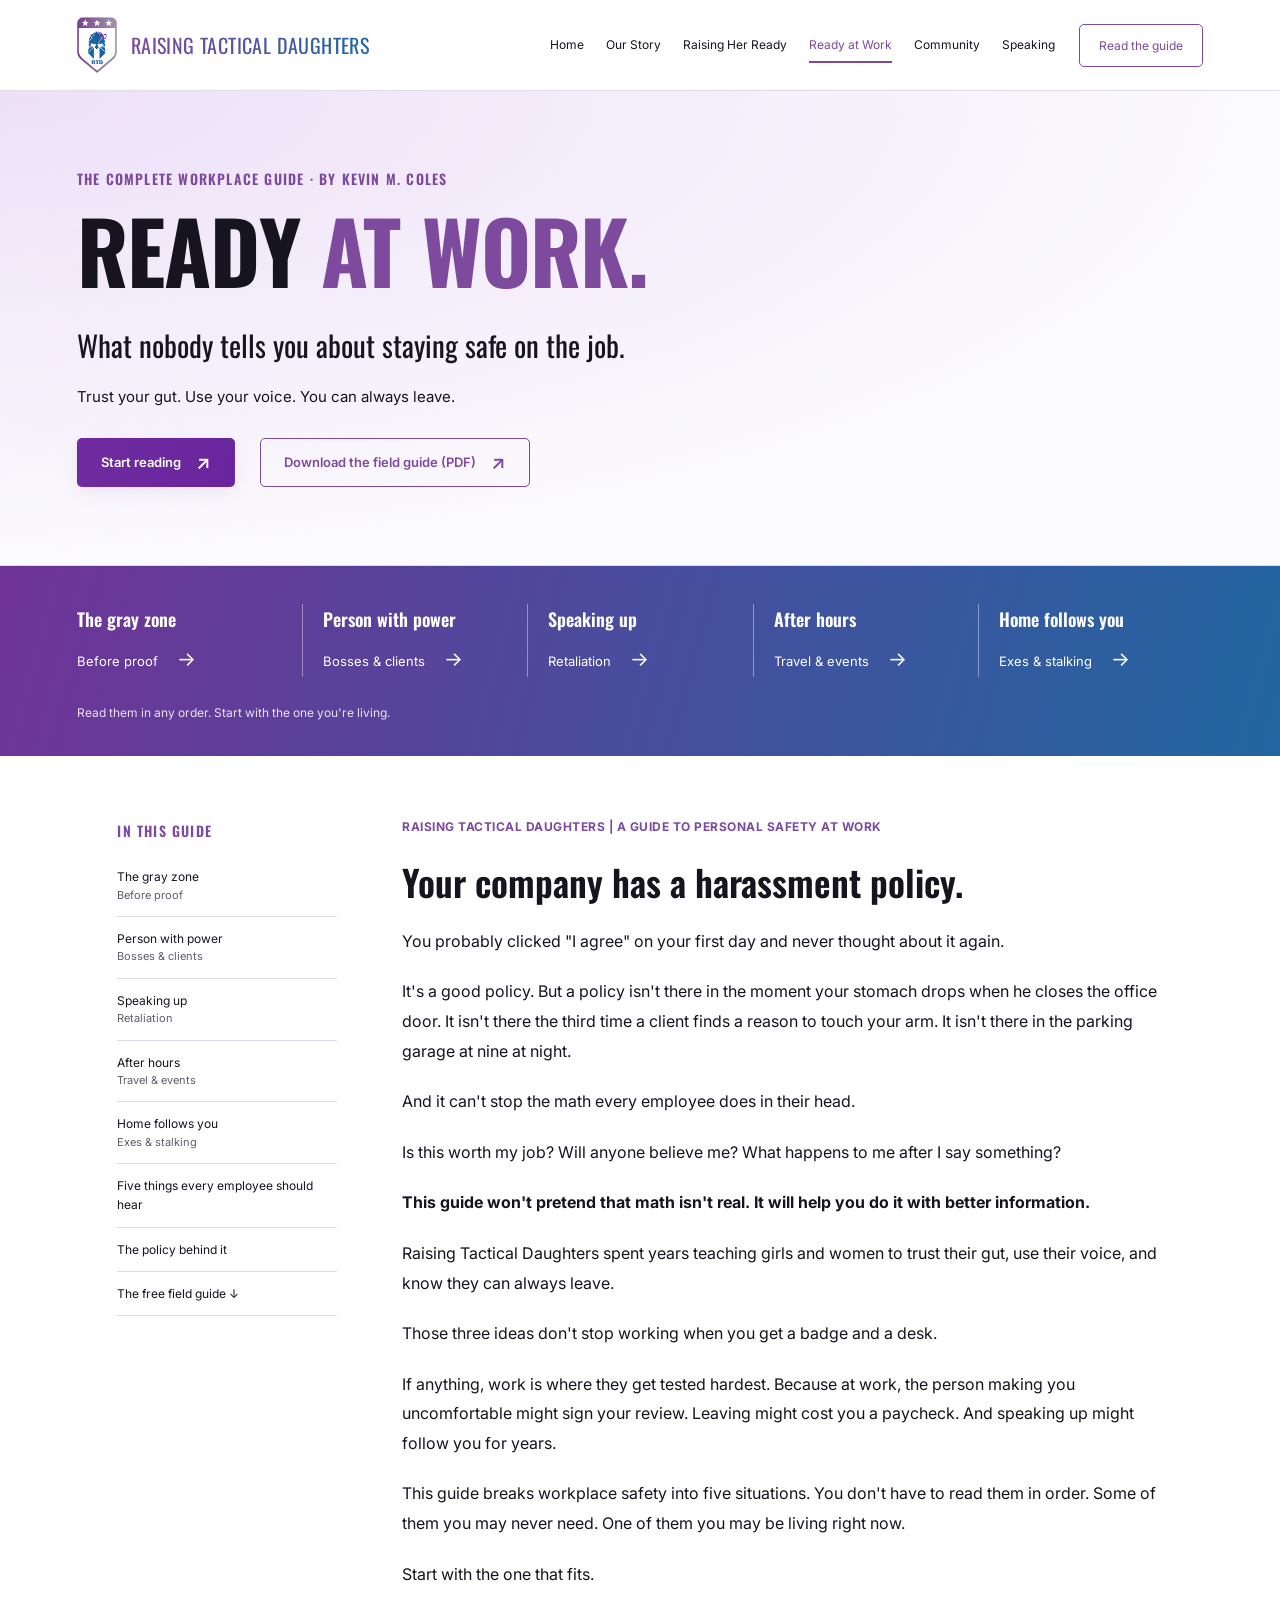
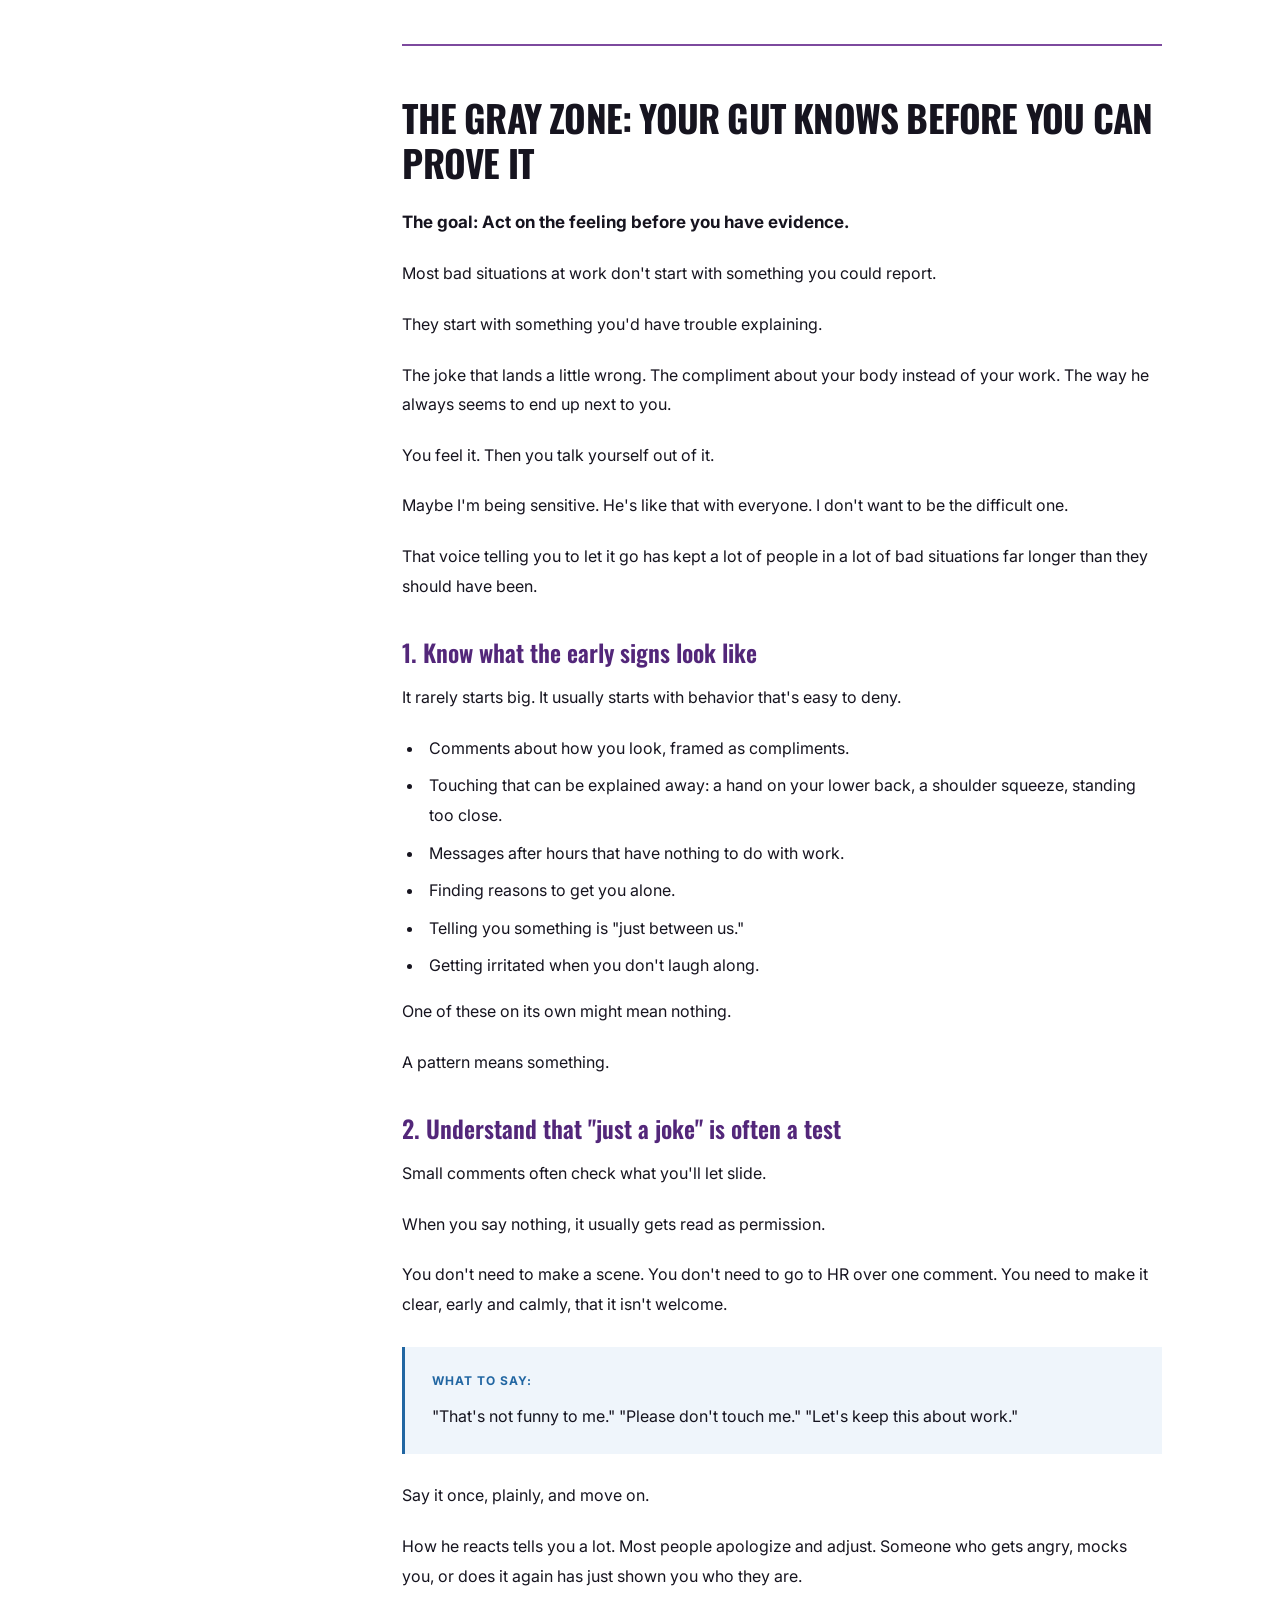
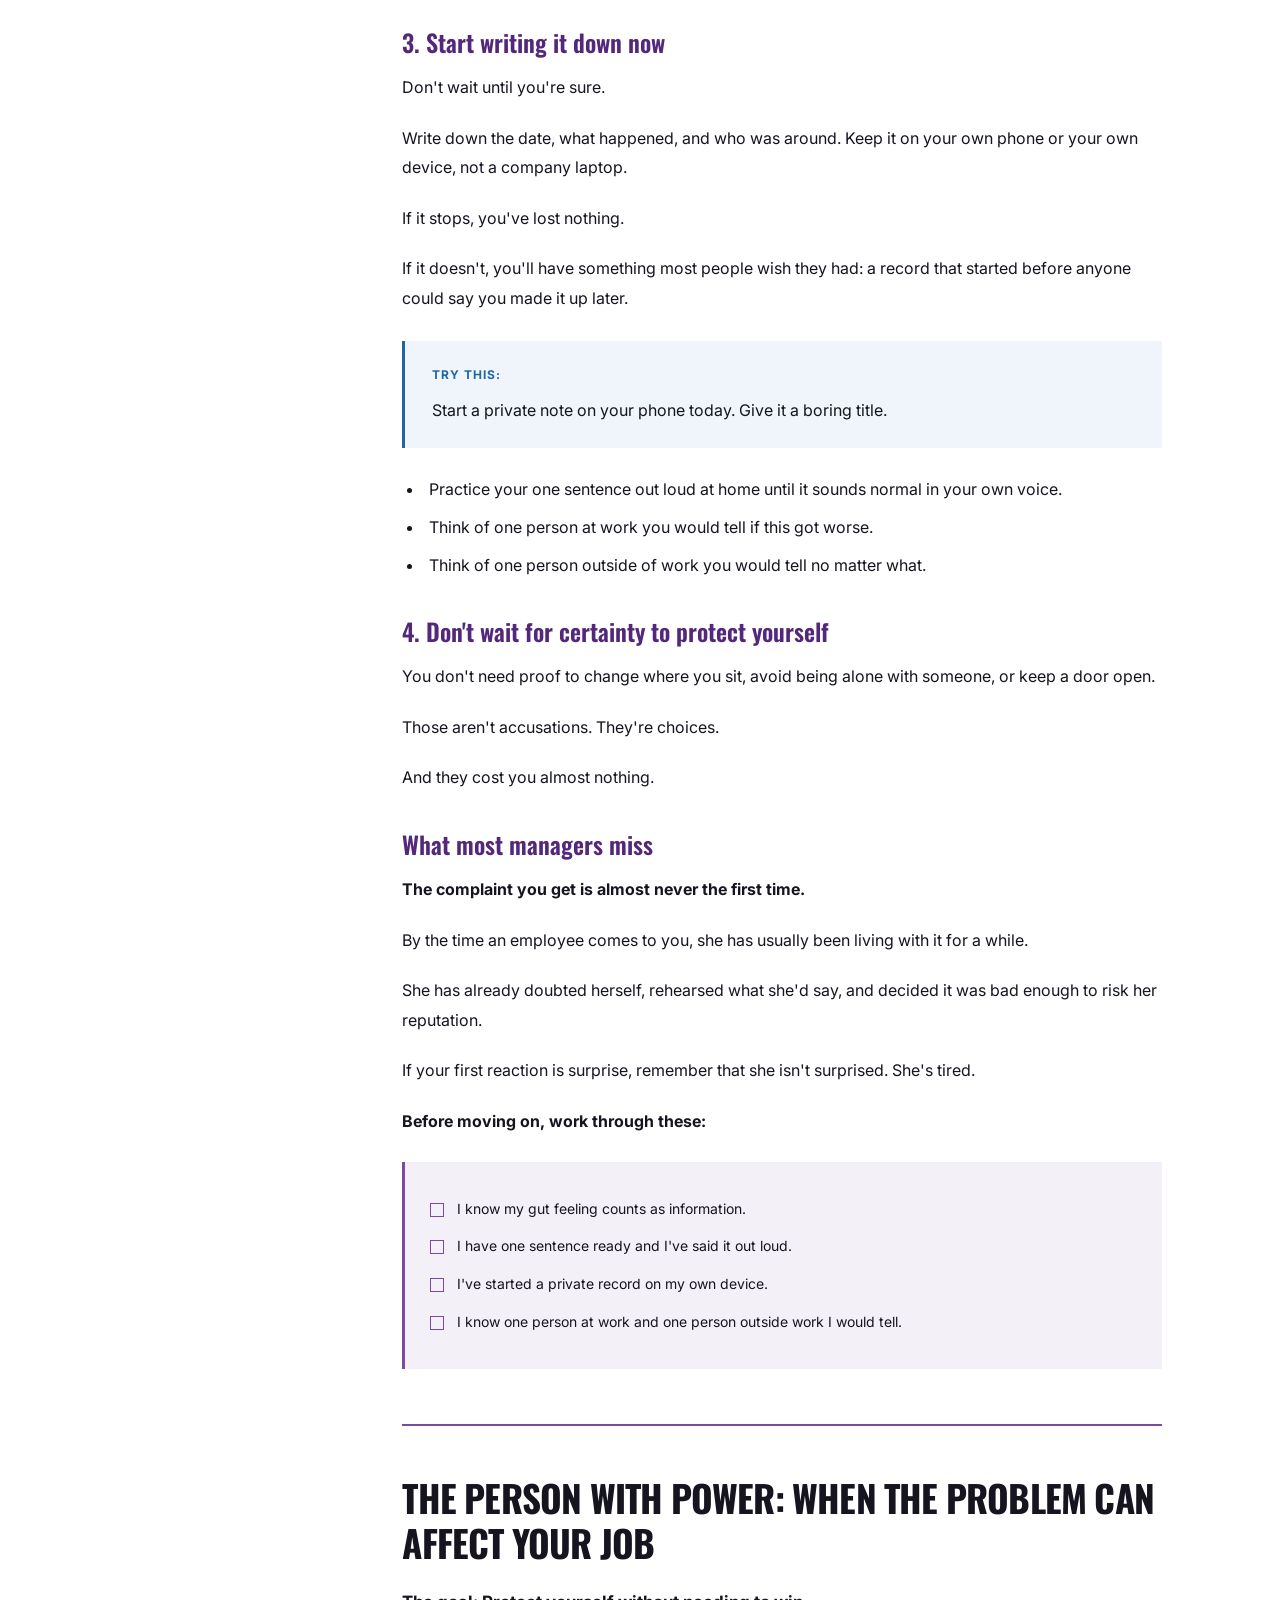
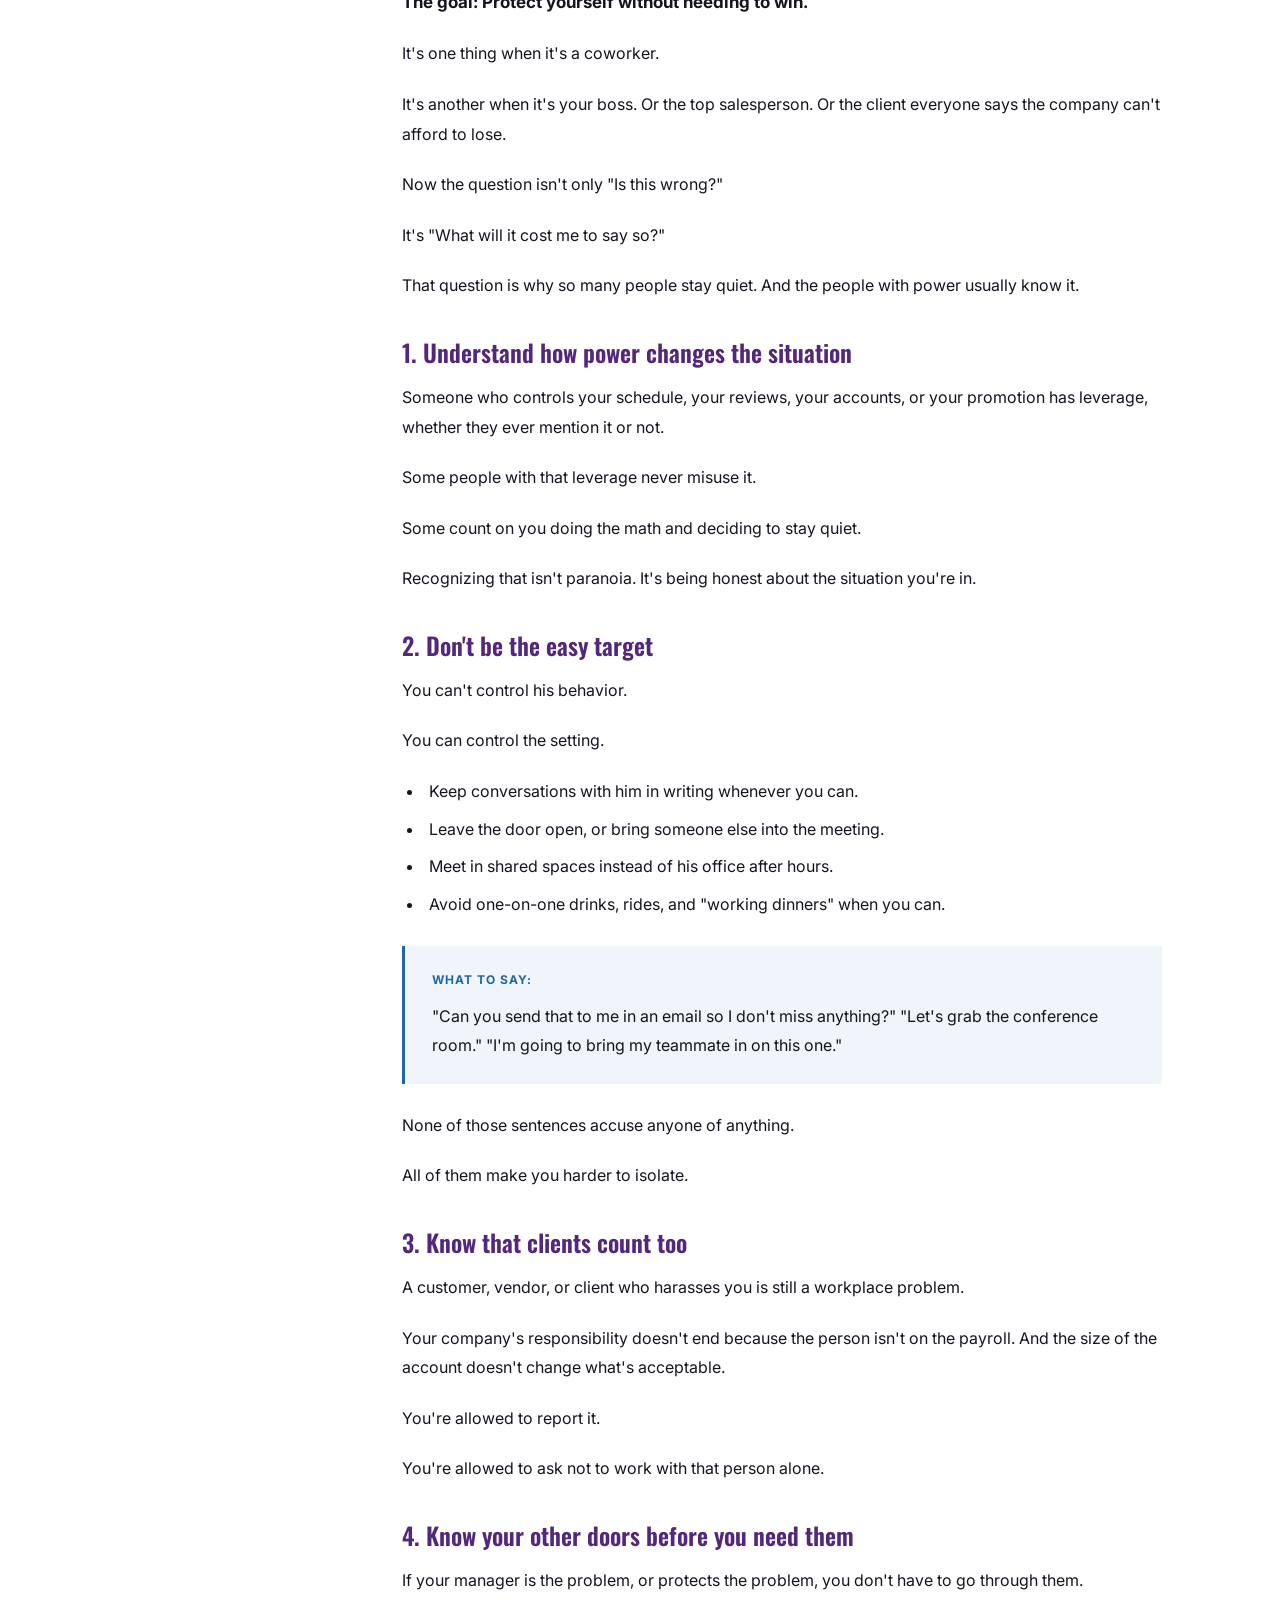
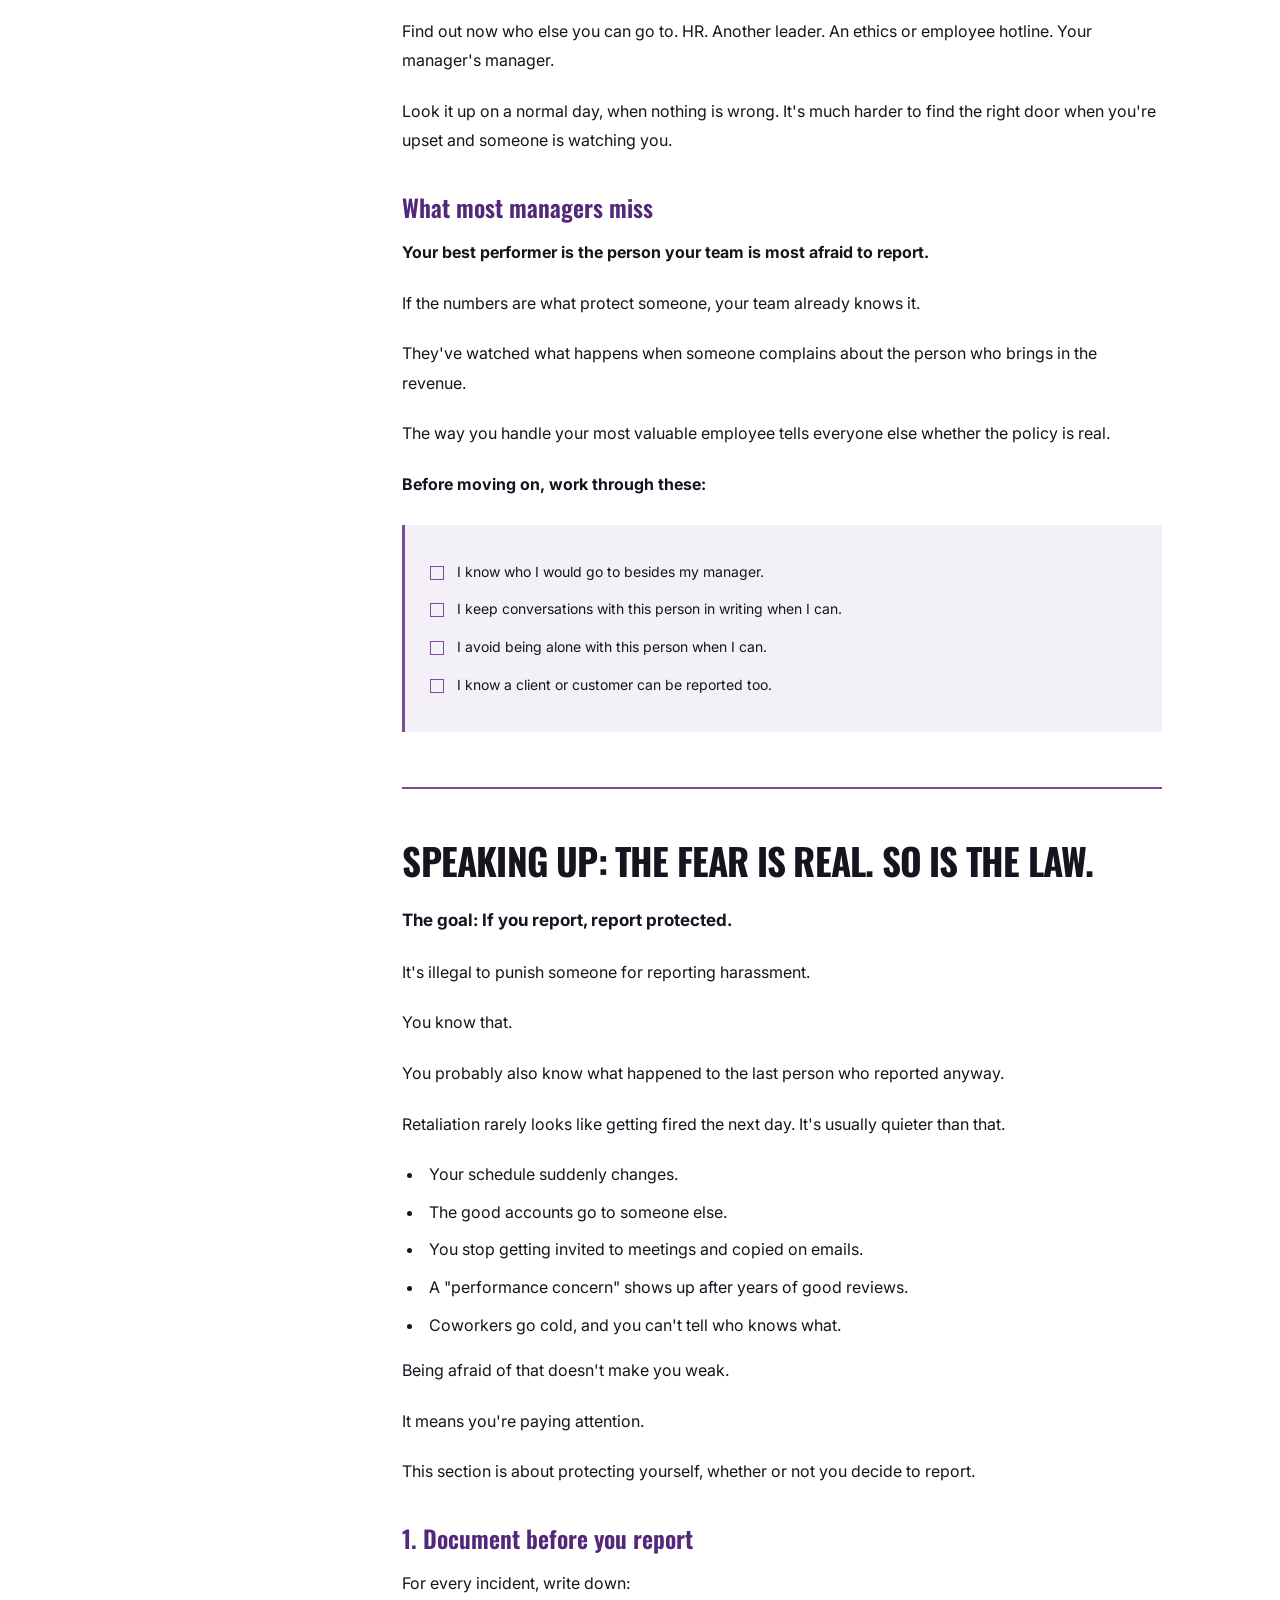
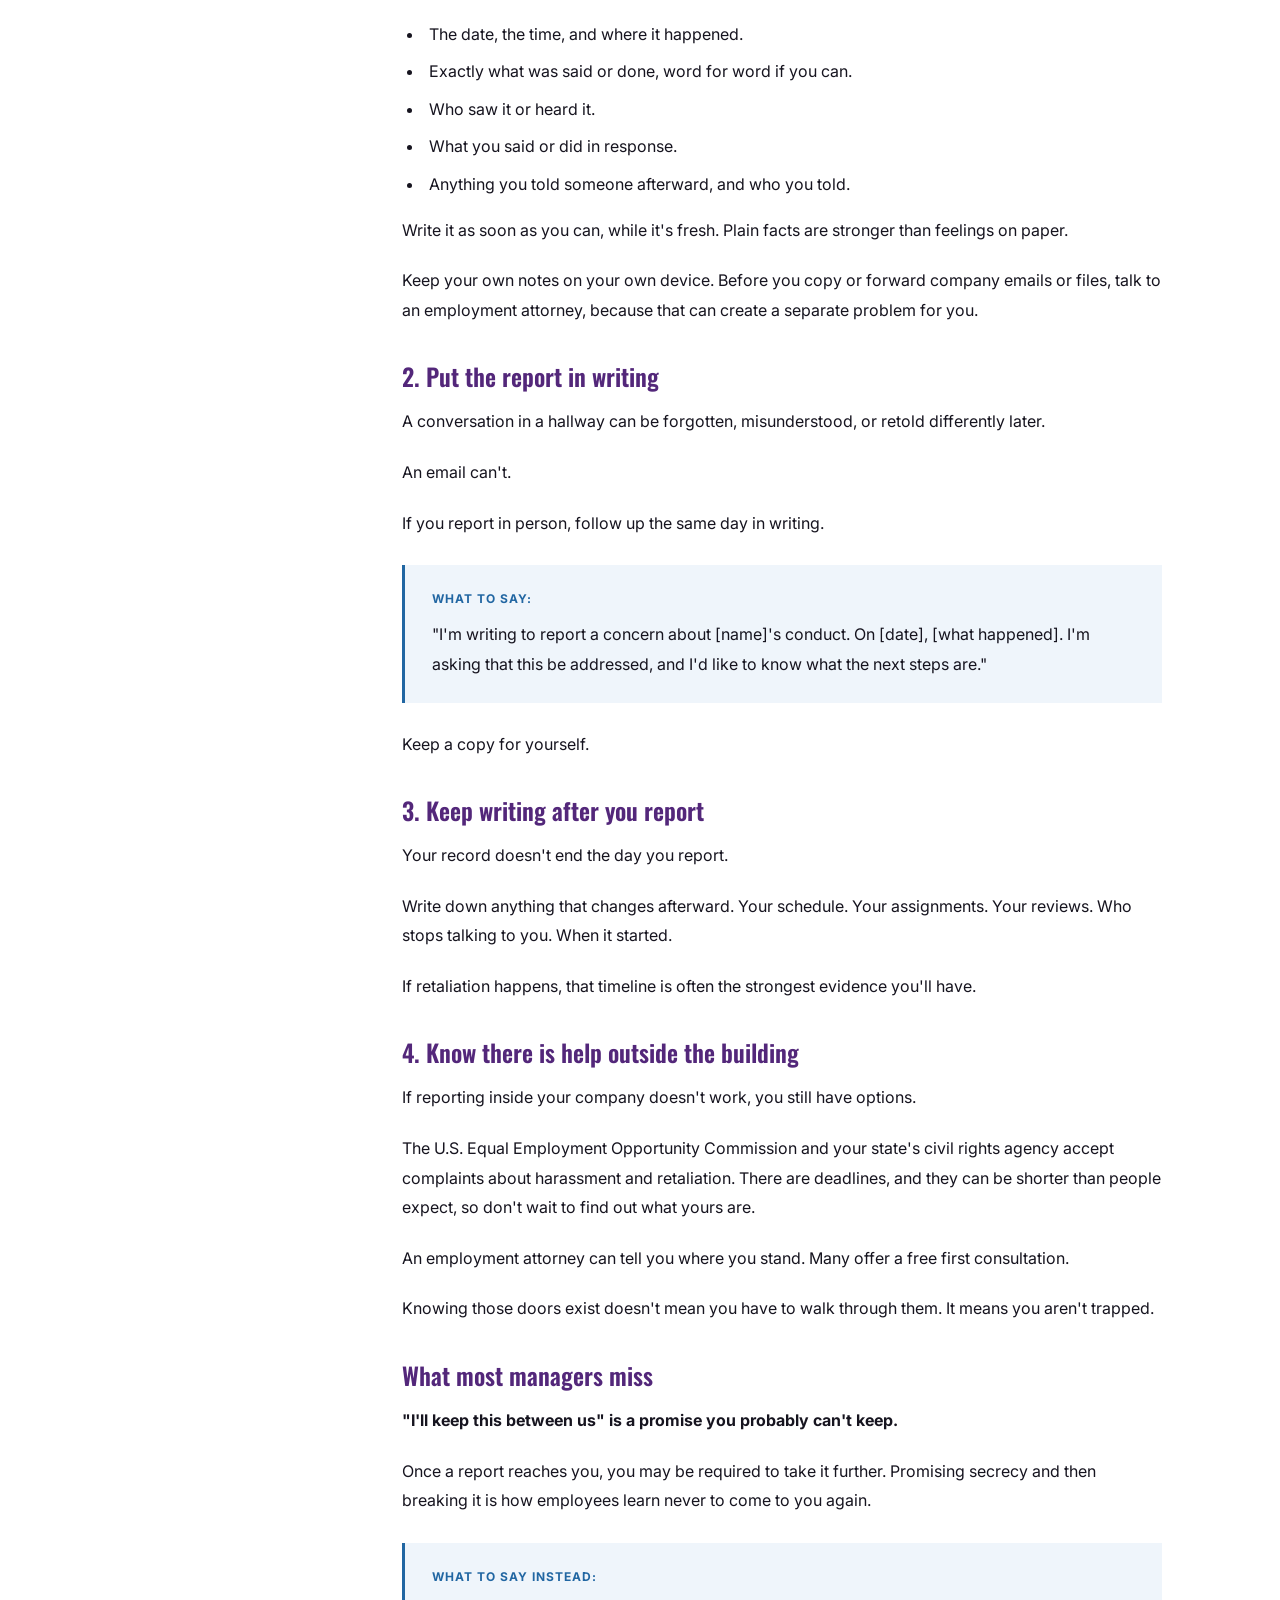
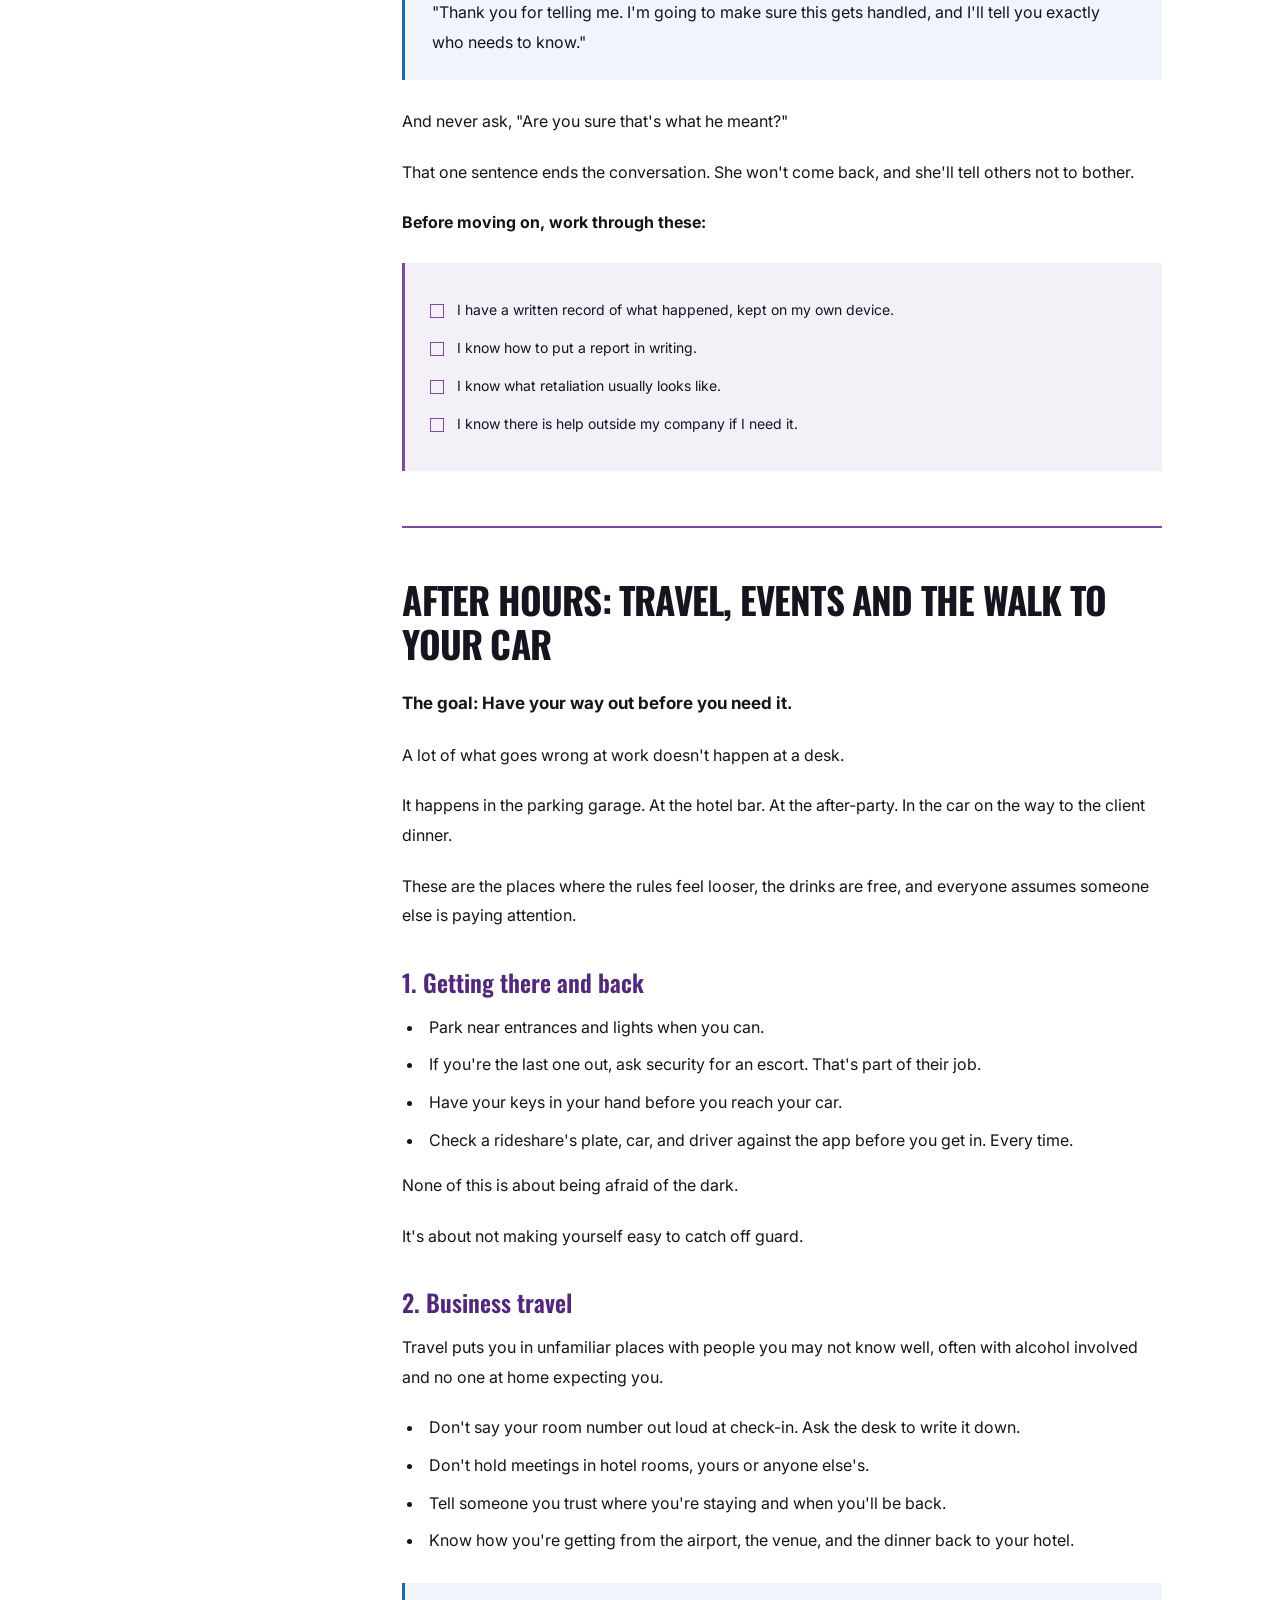
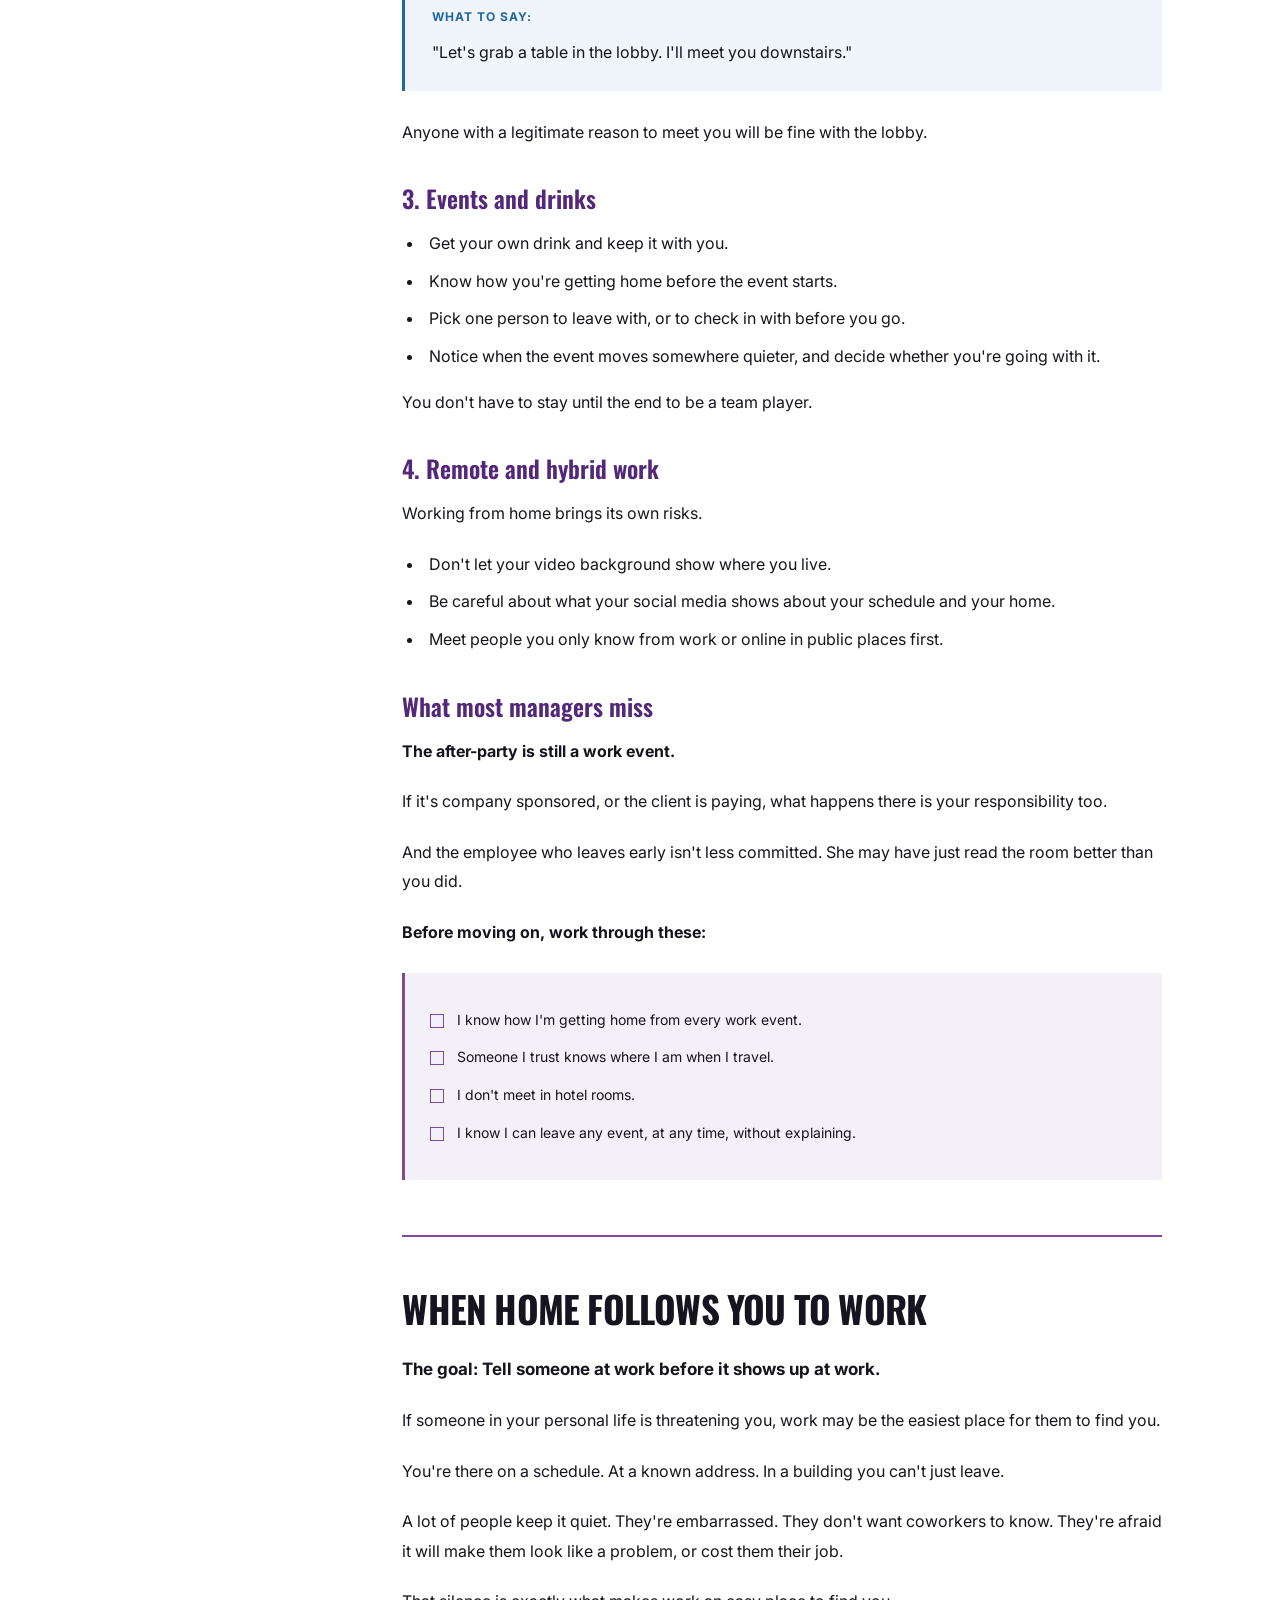
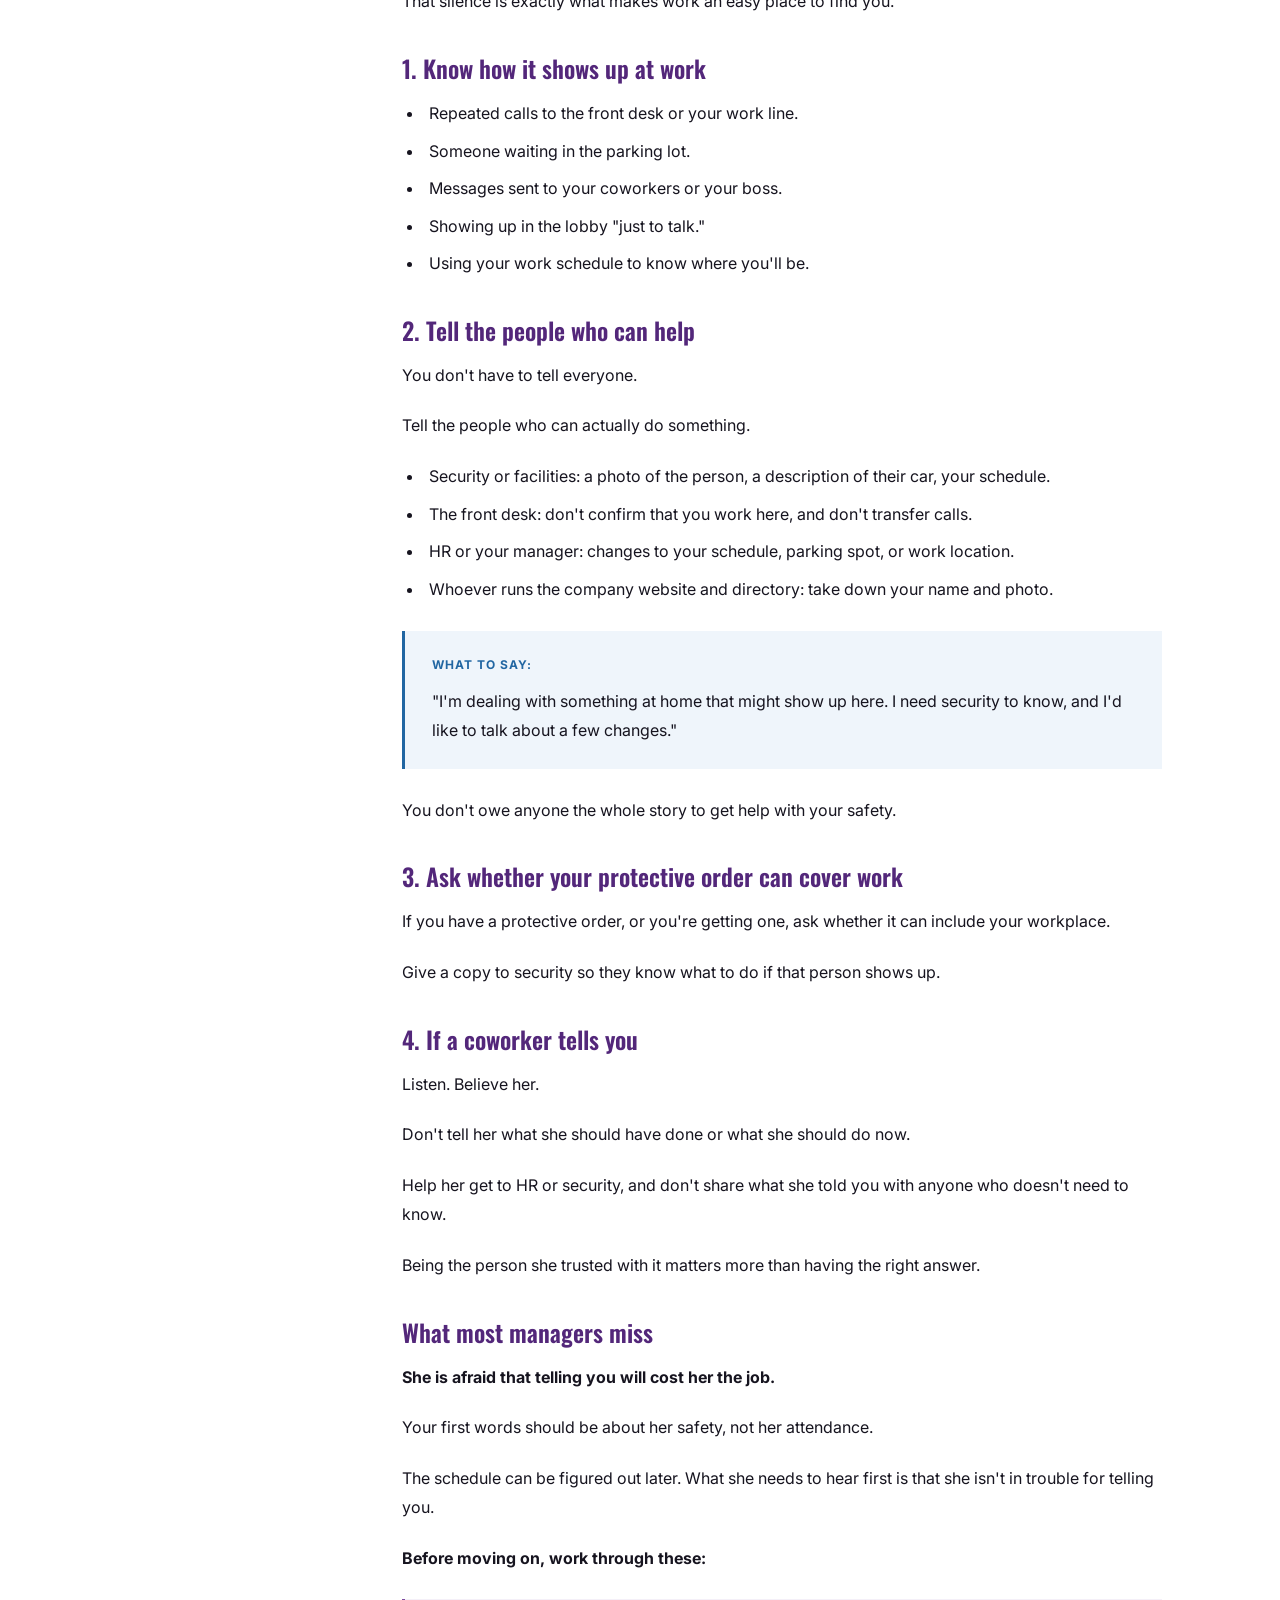
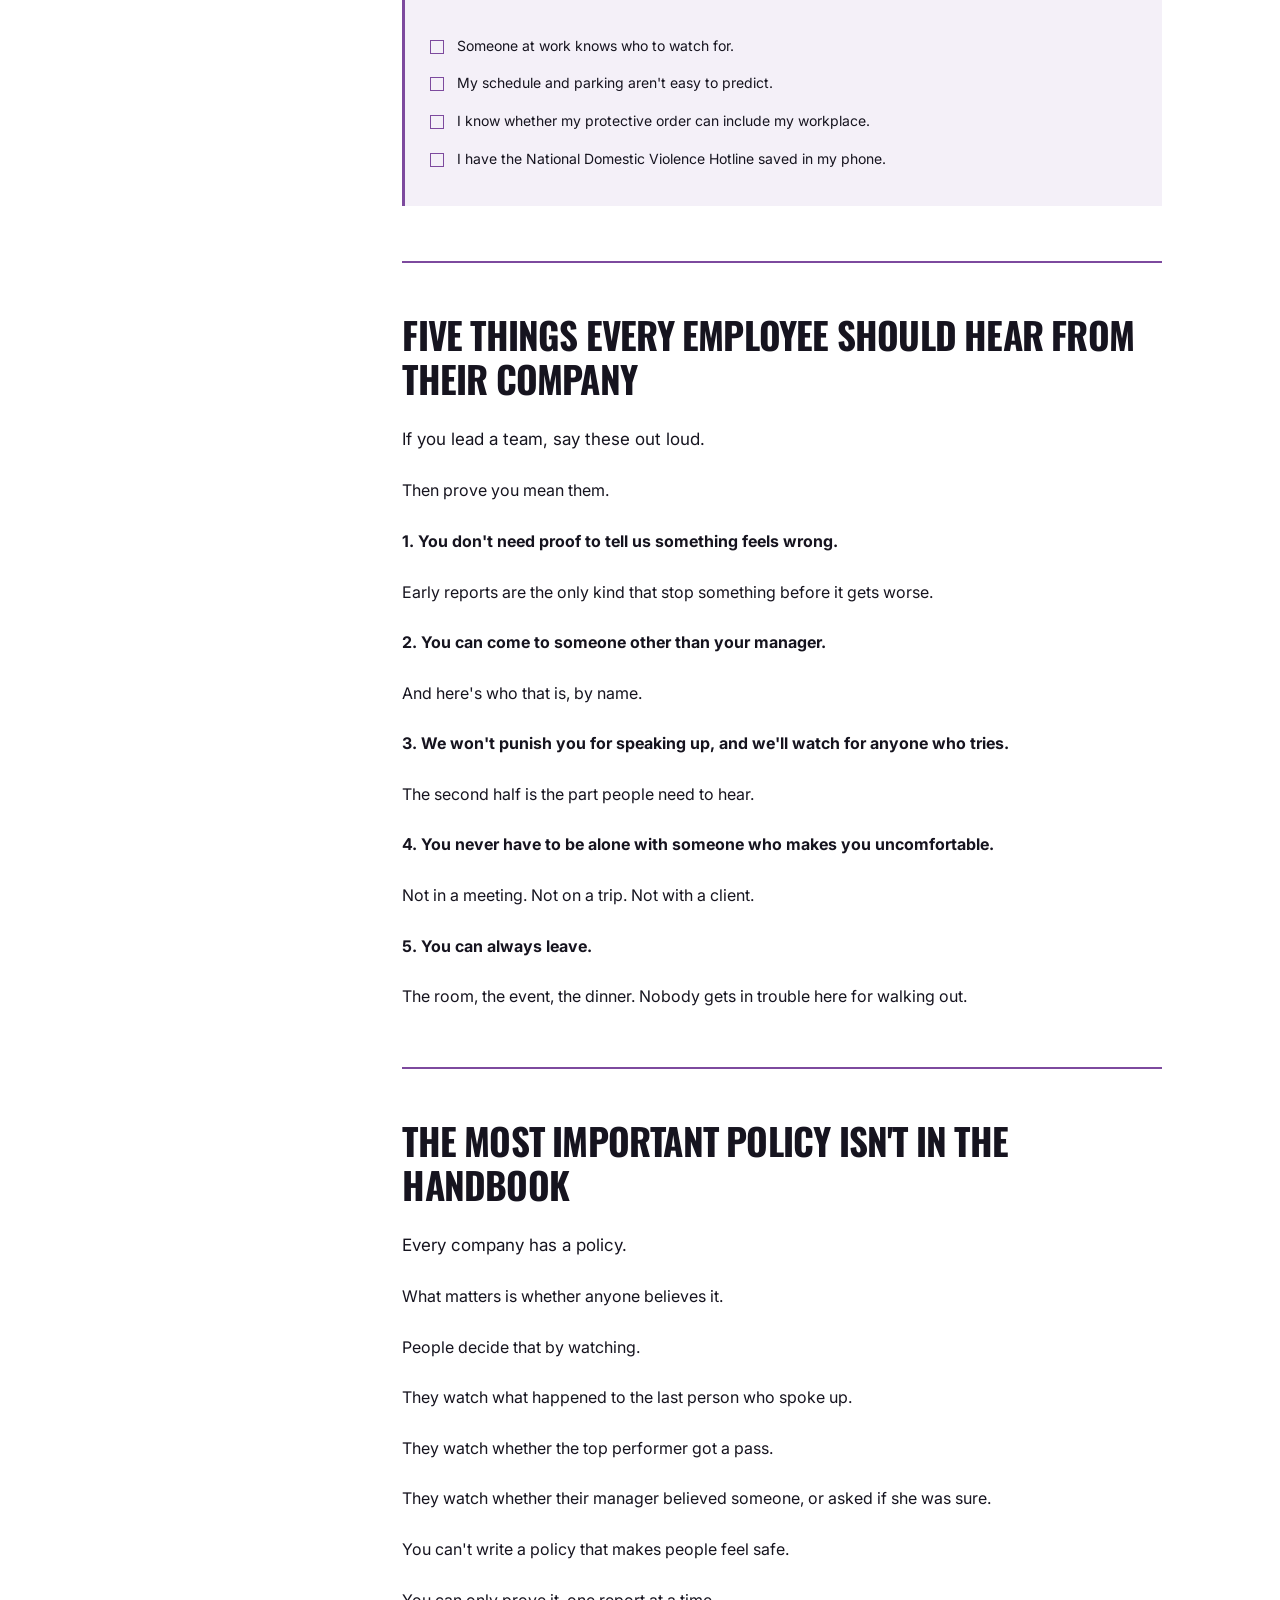
<file: ready-at-work/index.html>
<!doctype html><html lang="en"><head><meta charset="utf-8"><meta name="viewport" content="width=device-width,initial-scale=1"><title>Ready at Work: Workplace Harassment &amp; Personal Safety Guide | RTD</title><meta name="description" content="A free guide to workplace harassment, retaliation, and personal safety at work: what to do, how to document and report it, business travel safety, workplace violence, and domestic violence at work. Free field guide PDF. By Kevin M. Coles."><link rel="canonical" href="https://raisingtacticaldaughters.com/ready-at-work/"><meta property="og:title" content="Ready at Work: Workplace Harassment &amp; Personal Safety Guide | RTD"><meta property="og:description" content="A free guide to workplace harassment, retaliation, and personal safety at work: what to do, how to document and report it, business travel safety, workplace violence, and domestic violence at work. Free field guide PDF. By Kevin M. Coles."><meta property="og:type" content="article"><meta property="og:url" content="https://raisingtacticaldaughters.com/ready-at-work/"><meta property="og:image" content="https://raisingtacticaldaughters.com/images/rtd-logo.png"><meta property="og:image:width" content="600"><meta property="og:image:height" content="829"><meta name="twitter:card" content="summary"><meta name="theme-color" content="#7d4a9e"><link rel="icon" href="/images/rtd-logo.png"><link rel="preconnect" href="https://fonts.googleapis.com"><link rel="preconnect" href="https://fonts.gstatic.com" crossorigin><link href="https://fonts.googleapis.com/css2?family=Oswald:wght@500;600;700&family=Inter:wght@400;500;600;700&display=swap" rel="stylesheet"><link rel="stylesheet" href="/assets/site.css?v=rtd11"><script type="application/ld+json">{"@context": "https://schema.org", "@graph": [{"@type": "Organization", "@id": "https://raisingtacticaldaughters.com/#organization", "name": "Raising Tactical Daughters", "legalName": "Kevin M. Coles LLC", "alternateName": "RTD", "url": "https://raisingtacticaldaughters.com/", "logo": "https://raisingtacticaldaughters.com/images/rtd-logo.png", "foundingDate": "2019", "founder": {"@id": "https://kevinmcoles.com/#person", "@type": "Person", "name": "Kevin M. Coles", "url": "https://kevinmcoles.com/"}, "sameAs": ["https://www.wikidata.org/wiki/Q141694144", "https://www.facebook.com/raisingtacticaldaughtersofficial", "https://x.com/RTDaughters"], "subjectOf": ["https://canvasrebel.com/meet-kevin-coles/", "https://music.amazon.com/podcasts/e20b67a9-d5dd-4652-803c-814bcf57206b/episodes/2f3d8991-7104-4e42-978c-37baae8542cb/she%27s-so-right-show-raising-tactical-daughters-with-special-guest-kevin-coles"]}, {"@type": "Article", "@id": "https://raisingtacticaldaughters.com/ready-at-work/#page", "headline": "Ready at Work: Workplace Harassment & Personal Safety Guide | RTD", "name": "Ready at Work: Workplace Harassment & Personal Safety Guide | RTD", "url": "https://raisingtacticaldaughters.com/ready-at-work/", "description": "A free guide to workplace harassment, retaliation, and personal safety at work: what to do, how to document and report it, business travel safety, workplace violence, and domestic violence at work. Free field guide PDF. By Kevin M. Coles.", "publisher": {"@id": "https://raisingtacticaldaughters.com/#organization"}, "author": {"@type": "Person", "name": "Kevin M. Coles", "url": "https://kevinmcoles.com/"}},{"@type": "HowTo", "@id": "https://raisingtacticaldaughters.com/ready-at-work/#howto-gray-zone", "name": "The Gray Zone: Your Gut Knows Before You Can Prove It", "description": "Act on the feeling before you have evidence.", "url": "https://raisingtacticaldaughters.com/ready-at-work/#gray-zone", "isPartOf": {"@id": "https://raisingtacticaldaughters.com/ready-at-work/#page"}, "step": [{"@type": "HowToStep", "position": 1, "name": "Know what the early signs look like", "text": "Recognize patterns like comments framed as compliments, touching that can be explained away, after-hours messages, and being singled out to be alone.", "url": "https://raisingtacticaldaughters.com/ready-at-work/#gray-zone"}, {"@type": "HowToStep", "position": 2, "name": "Understand that “just a joke” is often a test", "text": "State plainly and calmly that a comment or behavior isn't welcome, without needing to make a scene.", "url": "https://raisingtacticaldaughters.com/ready-at-work/#gray-zone"}, {"@type": "HowToStep", "position": 3, "name": "Start writing it down now", "text": "Keep a private, dated record on your own device before you're sure you'll need it.", "url": "https://raisingtacticaldaughters.com/ready-at-work/#gray-zone"}, {"@type": "HowToStep", "position": 4, "name": "Don't wait for certainty to protect yourself", "text": "Change where you sit, avoid being alone with someone, or keep a door open without needing proof first.", "url": "https://raisingtacticaldaughters.com/ready-at-work/#gray-zone"}]},{"@type": "HowTo", "@id": "https://raisingtacticaldaughters.com/ready-at-work/#howto-power", "name": "The Person With Power: When the Problem Can Affect Your Job", "description": "Protect yourself without needing to win.", "url": "https://raisingtacticaldaughters.com/ready-at-work/#power", "isPartOf": {"@id": "https://raisingtacticaldaughters.com/ready-at-work/#page"}, "step": [{"@type": "HowToStep", "position": 1, "name": "Understand how power changes the situation", "text": "Recognize that someone who controls your schedule, reviews, or accounts has leverage, whether they mention it or not.", "url": "https://raisingtacticaldaughters.com/ready-at-work/#power"}, {"@type": "HowToStep", "position": 2, "name": "Don't be the easy target", "text": "Keep conversations in writing, meet in shared spaces, and bring someone else into the room when you can.", "url": "https://raisingtacticaldaughters.com/ready-at-work/#power"}, {"@type": "HowToStep", "position": 3, "name": "Know that clients count too", "text": "Report a harassing customer, vendor, or client the same as you would a coworker.", "url": "https://raisingtacticaldaughters.com/ready-at-work/#power"}, {"@type": "HowToStep", "position": 4, "name": "Know your other doors before you need them", "text": "Identify HR, another leader, or an ethics hotline you can go to if your manager is the problem.", "url": "https://raisingtacticaldaughters.com/ready-at-work/#power"}]},{"@type": "HowTo", "@id": "https://raisingtacticaldaughters.com/ready-at-work/#howto-speaking-up", "name": "Speaking Up: The Fear Is Real. So Is the Law.", "description": "If you report, report protected.", "url": "https://raisingtacticaldaughters.com/ready-at-work/#speaking-up", "isPartOf": {"@id": "https://raisingtacticaldaughters.com/ready-at-work/#page"}, "step": [{"@type": "HowToStep", "position": 1, "name": "Document before you report", "text": "Write down the date, time, what was said or done, who saw it, and how you responded.", "url": "https://raisingtacticaldaughters.com/ready-at-work/#speaking-up"}, {"@type": "HowToStep", "position": 2, "name": "Put the report in writing", "text": "Follow up any verbal report the same day with an email so there's a record.", "url": "https://raisingtacticaldaughters.com/ready-at-work/#speaking-up"}, {"@type": "HowToStep", "position": 3, "name": "Keep writing after you report", "text": "Track anything that changes afterward, like your schedule, assignments, or reviews.", "url": "https://raisingtacticaldaughters.com/ready-at-work/#speaking-up"}, {"@type": "HowToStep", "position": 4, "name": "Know there is help outside the building", "text": "Use the EEOC, your state's civil rights agency, or an employment attorney if reporting internally doesn't work.", "url": "https://raisingtacticaldaughters.com/ready-at-work/#speaking-up"}]},{"@type": "HowTo", "@id": "https://raisingtacticaldaughters.com/ready-at-work/#howto-after-hours", "name": "After Hours: Travel, Events and the Walk to Your Car", "description": "Have your way out before you need it.", "url": "https://raisingtacticaldaughters.com/ready-at-work/#after-hours", "isPartOf": {"@id": "https://raisingtacticaldaughters.com/ready-at-work/#page"}, "step": [{"@type": "HowToStep", "position": 1, "name": "Getting there and back", "text": "Park near entrances and lights, ask for a security escort, and verify rideshare details before getting in.", "url": "https://raisingtacticaldaughters.com/ready-at-work/#after-hours"}, {"@type": "HowToStep", "position": 2, "name": "Business travel", "text": "Avoid announcing your room number, don't meet in hotel rooms, and tell someone where you're staying.", "url": "https://raisingtacticaldaughters.com/ready-at-work/#after-hours"}, {"@type": "HowToStep", "position": 3, "name": "Events and drinks", "text": "Keep your own drink, know your way home before the event starts, and pick a person to check in with.", "url": "https://raisingtacticaldaughters.com/ready-at-work/#after-hours"}, {"@type": "HowToStep", "position": 4, "name": "Remote and hybrid work", "text": "Keep your home out of video backgrounds and meet online contacts in public places first.", "url": "https://raisingtacticaldaughters.com/ready-at-work/#after-hours"}]},{"@type": "HowTo", "@id": "https://raisingtacticaldaughters.com/ready-at-work/#howto-home-follows", "name": "When Home Follows You to Work", "description": "Tell someone at work before it shows up at work.", "url": "https://raisingtacticaldaughters.com/ready-at-work/#home-follows", "isPartOf": {"@id": "https://raisingtacticaldaughters.com/ready-at-work/#page"}, "step": [{"@type": "HowToStep", "position": 1, "name": "Know how it shows up at work", "text": "Watch for repeated calls to the front desk, someone waiting in the parking lot, or messages sent to coworkers.", "url": "https://raisingtacticaldaughters.com/ready-at-work/#home-follows"}, {"@type": "HowToStep", "position": 2, "name": "Tell the people who can help", "text": "Loop in security, the front desk, and HR or your manager with only what they need to act.", "url": "https://raisingtacticaldaughters.com/ready-at-work/#home-follows"}, {"@type": "HowToStep", "position": 3, "name": "Ask whether your protective order can cover work", "text": "Give a copy to security so they know what to do if that person shows up.", "url": "https://raisingtacticaldaughters.com/ready-at-work/#home-follows"}, {"@type": "HowToStep", "position": 4, "name": "If a coworker tells you", "text": "Listen, believe her, and help her get to HR or security without sharing it further than needed.", "url": "https://raisingtacticaldaughters.com/ready-at-work/#home-follows"}]}]}</script></head><body><a class="skip" href="#main">Skip to content</a><header class="site-header"><div class="wrap header-inner"><a class="brand" href="/" aria-label="Raising Tactical Daughters home"><img class="" src="/images/rtd-logo.png" alt="Raising Tactical Daughters shield logo" width="600" height="829" loading="eager" decoding="async"><span>Raising Tactical Daughters</span></a><nav aria-label="Main navigation"><a href="/">Home</a><a href="/our-story/">Our Story</a><a href="/raising-her-ready/">Raising Her Ready</a><a href="/ready-at-work/" aria-current="page">Ready at Work</a><a href="/community/">Community</a><a href="/speaking/">Speaking</a></nav><a class="header-guide" href="/raising-her-ready/">Read the guide</a></div></header><main id="main"><section class="page-hero guide-hero"><div class="wrap"><p class="eyebrow">The complete workplace guide · By Kevin M. Coles</p><h1>Ready <span>at Work.</span></h1><p class="lead">What nobody tells you about staying safe on the job.</p><p>Trust your gut. Use your voice. You can always leave.</p><div class="actions"><a class="button" href="#gray-zone">Start reading <span aria-hidden="true">↗</span></a><a class="button secondary" href="/downloads/ready-at-work-field-guide.pdf" download="Ready-at-Work-Field-Guide.pdf">Download the field guide (PDF) <span aria-hidden="true">↗</span></a></div></div></section><div class="guide-jump"><div class="wrap"><div class="milestones"><a href="/ready-at-work/#gray-zone"><strong>The gray zone</strong><span>Before proof <b aria-hidden="true">→</b></span></a><a href="/ready-at-work/#power"><strong>Person with power</strong><span>Bosses &amp; clients <b aria-hidden="true">→</b></span></a><a href="/ready-at-work/#speaking-up"><strong>Speaking up</strong><span>Retaliation <b aria-hidden="true">→</b></span></a><a href="/ready-at-work/#after-hours"><strong>After hours</strong><span>Travel &amp; events <b aria-hidden="true">→</b></span></a><a href="/ready-at-work/#home-follows"><strong>Home follows you</strong><span>Exes &amp; stalking <b aria-hidden="true">→</b></span></a></div><p class="fine">Read them in any order. Start with the one you're living.</p></div></div><div class="wrap guide-layout"><aside class="guide-sidebar"><p class="eyebrow">In this guide</p><nav aria-label="Guide contents"><a href="#gray-zone">The gray zone<span>Before proof</span></a><a href="#power">Person with power<span>Bosses &amp; clients</span></a><a href="#speaking-up">Speaking up<span>Retaliation</span></a><a href="#after-hours">After hours<span>Travel &amp; events</span></a><a href="#home-follows">Home follows you<span>Exes &amp; stalking</span></a><a href="#five-messages">Five things every employee should hear</a><a href="#the-policy">The policy behind it</a><a href="#field-guide">The free field guide ↓</a></nav></aside><article class="guide-article"><p><strong>Raising Tactical Daughters | A Guide to Personal Safety at Work</strong></p>
<p>Your company has a harassment policy.</p>
<p>You probably clicked "I agree" on your first day and never thought about it again.</p>
<p>It's a good policy. But a policy isn't there in the moment your stomach drops when he closes the office door. It isn't there the third time a client finds a reason to touch your arm. It isn't there in the parking garage at nine at night.</p>
<p>And it can't stop the math every employee does in their head.</p>
<p>Is this worth my job? Will anyone believe me? What happens to me after I say something?</p>
<p><strong>This guide won't pretend that math isn't real. It will help you do it with better information.</strong></p>
<p>Raising Tactical Daughters spent years teaching girls and women to trust their gut, use their voice, and know they can always leave.</p>
<p>Those three ideas don't stop working when you get a badge and a desk.</p>
<p>If anything, work is where they get tested hardest. Because at work, the person making you uncomfortable might sign your review. Leaving might cost you a paycheck. And speaking up might follow you for years.</p>
<p>This guide breaks workplace safety into five situations. You don't have to read them in order. Some of them you may never need. One of them you may be living right now.</p>
<p>Start with the one that fits.</p>
<section class="guide-stage" id="gray-zone"><h2>The Gray Zone: Your Gut Knows Before You Can Prove It</h2>
<p><strong>The goal: Act on the feeling before you have evidence.</strong></p>
<p>Most bad situations at work don't start with something you could report.</p>
<p>They start with something you'd have trouble explaining.</p>
<p>The joke that lands a little wrong. The compliment about your body instead of your work. The way he always seems to end up next to you.</p>
<p>You feel it. Then you talk yourself out of it.</p>
<p>Maybe I'm being sensitive. He's like that with everyone. I don't want to be the difficult one.</p>
<p>That voice telling you to let it go has kept a lot of people in a lot of bad situations far longer than they should have been.</p>
<h3>1. Know what the early signs look like</h3>
<p>It rarely starts big. It usually starts with behavior that's easy to deny.</p>
<ul class="guide-list">
<li>Comments about how you look, framed as compliments.</li>
<li>Touching that can be explained away: a hand on your lower back, a shoulder squeeze, standing too close.</li>
<li>Messages after hours that have nothing to do with work.</li>
<li>Finding reasons to get you alone.</li>
<li>Telling you something is "just between us."</li>
<li>Getting irritated when you don't laugh along.</li>
</ul>
<p>One of these on its own might mean nothing.</p>
<p>A pattern means something.</p>
<h3>2. Understand that "just a joke" is often a test</h3>
<p>Small comments often check what you'll let slide.</p>
<p>When you say nothing, it usually gets read as permission.</p>
<p>You don't need to make a scene. You don't need to go to HR over one comment. You need to make it clear, early and calmly, that it isn't welcome.</p>
<aside class="conversation"><p class="conversation-label"><strong>What to say:</strong></p><p>"That's not funny to me." "Please don't touch me." "Let's keep this about work."</p></aside>
<p>Say it once, plainly, and move on.</p>
<p>How he reacts tells you a lot. Most people apologize and adjust. Someone who gets angry, mocks you, or does it again has just shown you who they are.</p>
<h3>3. Start writing it down now</h3>
<p>Don't wait until you're sure.</p>
<p>Write down the date, what happened, and who was around. Keep it on your own phone or your own device, not a company laptop.</p>
<p>If it stops, you've lost nothing.</p>
<p>If it doesn't, you'll have something most people wish they had: a record that started before anyone could say you made it up later.</p>
<aside class="conversation"><p class="conversation-label"><strong>Try this:</strong></p><p>Start a private note on your phone today. Give it a boring title.</p></aside>
<ul class="guide-list">
<li>Practice your one sentence out loud at home until it sounds normal in your own voice.</li>
<li>Think of one person at work you would tell if this got worse.</li>
<li>Think of one person outside of work you would tell no matter what.</li>
</ul>
<h3>4. Don't wait for certainty to protect yourself</h3>
<p>You don't need proof to change where you sit, avoid being alone with someone, or keep a door open.</p>
<p>Those aren't accusations. They're choices.</p>
<p>And they cost you almost nothing.</p>
<h3>What most managers miss</h3>
<p><strong>The complaint you get is almost never the first time.</strong></p>
<p>By the time an employee comes to you, she has usually been living with it for a while.</p>
<p>She has already doubted herself, rehearsed what she'd say, and decided it was bad enough to risk her reputation.</p>
<p>If your first reaction is surprise, remember that she isn't surprised. She's tired.</p>
<p><strong>Before moving on, work through these:</strong></p>
<ul class="checklist">
<li>I know my gut feeling counts as information.</li>
<li>I have one sentence ready and I've said it out loud.</li>
<li>I've started a private record on my own device.</li>
<li>I know one person at work and one person outside work I would tell.</li>
</ul>
</section>
<section class="guide-stage" id="power"><h2>The Person With Power: When the Problem Can Affect Your Job</h2>
<p><strong>The goal: Protect yourself without needing to win.</strong></p>
<p>It's one thing when it's a coworker.</p>
<p>It's another when it's your boss. Or the top salesperson. Or the client everyone says the company can't afford to lose.</p>
<p>Now the question isn't only "Is this wrong?"</p>
<p>It's "What will it cost me to say so?"</p>
<p>That question is why so many people stay quiet. And the people with power usually know it.</p>
<h3>1. Understand how power changes the situation</h3>
<p>Someone who controls your schedule, your reviews, your accounts, or your promotion has leverage, whether they ever mention it or not.</p>
<p>Some people with that leverage never misuse it.</p>
<p>Some count on you doing the math and deciding to stay quiet.</p>
<p>Recognizing that isn't paranoia. It's being honest about the situation you're in.</p>
<h3>2. Don't be the easy target</h3>
<p>You can't control his behavior.</p>
<p>You can control the setting.</p>
<ul class="guide-list">
<li>Keep conversations with him in writing whenever you can.</li>
<li>Leave the door open, or bring someone else into the meeting.</li>
<li>Meet in shared spaces instead of his office after hours.</li>
<li>Avoid one-on-one drinks, rides, and "working dinners" when you can.</li>
</ul>
<aside class="conversation"><p class="conversation-label"><strong>What to say:</strong></p><p>"Can you send that to me in an email so I don't miss anything?" "Let's grab the conference room." "I'm going to bring my teammate in on this one."</p></aside>
<p>None of those sentences accuse anyone of anything.</p>
<p>All of them make you harder to isolate.</p>
<h3>3. Know that clients count too</h3>
<p>A customer, vendor, or client who harasses you is still a workplace problem.</p>
<p>Your company's responsibility doesn't end because the person isn't on the payroll. And the size of the account doesn't change what's acceptable.</p>
<p>You're allowed to report it.</p>
<p>You're allowed to ask not to work with that person alone.</p>
<h3>4. Know your other doors before you need them</h3>
<p>If your manager is the problem, or protects the problem, you don't have to go through them.</p>
<p>Find out now who else you can go to. HR. Another leader. An ethics or employee hotline. Your manager's manager.</p>
<p>Look it up on a normal day, when nothing is wrong. It's much harder to find the right door when you're upset and someone is watching you.</p>
<h3>What most managers miss</h3>
<p><strong>Your best performer is the person your team is most afraid to report.</strong></p>
<p>If the numbers are what protect someone, your team already knows it.</p>
<p>They've watched what happens when someone complains about the person who brings in the revenue.</p>
<p>The way you handle your most valuable employee tells everyone else whether the policy is real.</p>
<p><strong>Before moving on, work through these:</strong></p>
<ul class="checklist">
<li>I know who I would go to besides my manager.</li>
<li>I keep conversations with this person in writing when I can.</li>
<li>I avoid being alone with this person when I can.</li>
<li>I know a client or customer can be reported too.</li>
</ul>
</section>
<section class="guide-stage" id="speaking-up"><h2>Speaking Up: The Fear Is Real. So Is the Law.</h2>
<p><strong>The goal: If you report, report protected.</strong></p>
<p>It's illegal to punish someone for reporting harassment.</p>
<p>You know that.</p>
<p>You probably also know what happened to the last person who reported anyway.</p>
<p>Retaliation rarely looks like getting fired the next day. It's usually quieter than that.</p>
<ul class="guide-list">
<li>Your schedule suddenly changes.</li>
<li>The good accounts go to someone else.</li>
<li>You stop getting invited to meetings and copied on emails.</li>
<li>A "performance concern" shows up after years of good reviews.</li>
<li>Coworkers go cold, and you can't tell who knows what.</li>
</ul>
<p>Being afraid of that doesn't make you weak.</p>
<p>It means you're paying attention.</p>
<p>This section is about protecting yourself, whether or not you decide to report.</p>
<h3>1. Document before you report</h3>
<p>For every incident, write down:</p>
<ul class="guide-list">
<li>The date, the time, and where it happened.</li>
<li>Exactly what was said or done, word for word if you can.</li>
<li>Who saw it or heard it.</li>
<li>What you said or did in response.</li>
<li>Anything you told someone afterward, and who you told.</li>
</ul>
<p>Write it as soon as you can, while it's fresh. Plain facts are stronger than feelings on paper.</p>
<p>Keep your own notes on your own device. Before you copy or forward company emails or files, talk to an employment attorney, because that can create a separate problem for you.</p>
<h3>2. Put the report in writing</h3>
<p>A conversation in a hallway can be forgotten, misunderstood, or retold differently later.</p>
<p>An email can't.</p>
<p>If you report in person, follow up the same day in writing.</p>
<aside class="conversation"><p class="conversation-label"><strong>What to say:</strong></p><p>"I'm writing to report a concern about [name]'s conduct. On [date], [what happened]. I'm asking that this be addressed, and I'd like to know what the next steps are."</p></aside>
<p>Keep a copy for yourself.</p>
<h3>3. Keep writing after you report</h3>
<p>Your record doesn't end the day you report.</p>
<p>Write down anything that changes afterward. Your schedule. Your assignments. Your reviews. Who stops talking to you. When it started.</p>
<p>If retaliation happens, that timeline is often the strongest evidence you'll have.</p>
<h3>4. Know there is help outside the building</h3>
<p>If reporting inside your company doesn't work, you still have options.</p>
<p>The U.S. Equal Employment Opportunity Commission and your state's civil rights agency accept complaints about harassment and retaliation. There are deadlines, and they can be shorter than people expect, so don't wait to find out what yours are.</p>
<p>An employment attorney can tell you where you stand. Many offer a free first consultation.</p>
<p>Knowing those doors exist doesn't mean you have to walk through them. It means you aren't trapped.</p>
<h3>What most managers miss</h3>
<p><strong>"I'll keep this between us" is a promise you probably can't keep.</strong></p>
<p>Once a report reaches you, you may be required to take it further. Promising secrecy and then breaking it is how employees learn never to come to you again.</p>
<aside class="conversation"><p class="conversation-label"><strong>What to say instead:</strong></p><p>"Thank you for telling me. I'm going to make sure this gets handled, and I'll tell you exactly who needs to know."</p></aside>
<p>And never ask, "Are you sure that's what he meant?"</p>
<p>That one sentence ends the conversation. She won't come back, and she'll tell others not to bother.</p>
<p><strong>Before moving on, work through these:</strong></p>
<ul class="checklist">
<li>I have a written record of what happened, kept on my own device.</li>
<li>I know how to put a report in writing.</li>
<li>I know what retaliation usually looks like.</li>
<li>I know there is help outside my company if I need it.</li>
</ul>
</section>
<section class="guide-stage" id="after-hours"><h2>After Hours: Travel, Events and the Walk to Your Car</h2>
<p><strong>The goal: Have your way out before you need it.</strong></p>
<p>A lot of what goes wrong at work doesn't happen at a desk.</p>
<p>It happens in the parking garage. At the hotel bar. At the after-party. In the car on the way to the client dinner.</p>
<p>These are the places where the rules feel looser, the drinks are free, and everyone assumes someone else is paying attention.</p>
<h3>1. Getting there and back</h3>
<ul class="guide-list">
<li>Park near entrances and lights when you can.</li>
<li>If you're the last one out, ask security for an escort. That's part of their job.</li>
<li>Have your keys in your hand before you reach your car.</li>
<li>Check a rideshare's plate, car, and driver against the app before you get in. Every time.</li>
</ul>
<p>None of this is about being afraid of the dark.</p>
<p>It's about not making yourself easy to catch off guard.</p>
<h3>2. Business travel</h3>
<p>Travel puts you in unfamiliar places with people you may not know well, often with alcohol involved and no one at home expecting you.</p>
<ul class="guide-list">
<li>Don't say your room number out loud at check-in. Ask the desk to write it down.</li>
<li>Don't hold meetings in hotel rooms, yours or anyone else's.</li>
<li>Tell someone you trust where you're staying and when you'll be back.</li>
<li>Know how you're getting from the airport, the venue, and the dinner back to your hotel.</li>
</ul>
<aside class="conversation"><p class="conversation-label"><strong>What to say:</strong></p><p>"Let's grab a table in the lobby. I'll meet you downstairs."</p></aside>
<p>Anyone with a legitimate reason to meet you will be fine with the lobby.</p>
<h3>3. Events and drinks</h3>
<ul class="guide-list">
<li>Get your own drink and keep it with you.</li>
<li>Know how you're getting home before the event starts.</li>
<li>Pick one person to leave with, or to check in with before you go.</li>
<li>Notice when the event moves somewhere quieter, and decide whether you're going with it.</li>
</ul>
<p>You don't have to stay until the end to be a team player.</p>
<h3>4. Remote and hybrid work</h3>
<p>Working from home brings its own risks.</p>
<ul class="guide-list">
<li>Don't let your video background show where you live.</li>
<li>Be careful about what your social media shows about your schedule and your home.</li>
<li>Meet people you only know from work or online in public places first.</li>
</ul>
<h3>What most managers miss</h3>
<p><strong>The after-party is still a work event.</strong></p>
<p>If it's company sponsored, or the client is paying, what happens there is your responsibility too.</p>
<p>And the employee who leaves early isn't less committed. She may have just read the room better than you did.</p>
<p><strong>Before moving on, work through these:</strong></p>
<ul class="checklist">
<li>I know how I'm getting home from every work event.</li>
<li>Someone I trust knows where I am when I travel.</li>
<li>I don't meet in hotel rooms.</li>
<li>I know I can leave any event, at any time, without explaining.</li>
</ul>
</section>
<section class="guide-stage" id="home-follows"><h2>When Home Follows You to Work</h2>
<p><strong>The goal: Tell someone at work before it shows up at work.</strong></p>
<p>If someone in your personal life is threatening you, work may be the easiest place for them to find you.</p>
<p>You're there on a schedule. At a known address. In a building you can't just leave.</p>
<p>A lot of people keep it quiet. They're embarrassed. They don't want coworkers to know. They're afraid it will make them look like a problem, or cost them their job.</p>
<p>That silence is exactly what makes work an easy place to find you.</p>
<h3>1. Know how it shows up at work</h3>
<ul class="guide-list">
<li>Repeated calls to the front desk or your work line.</li>
<li>Someone waiting in the parking lot.</li>
<li>Messages sent to your coworkers or your boss.</li>
<li>Showing up in the lobby "just to talk."</li>
<li>Using your work schedule to know where you'll be.</li>
</ul>
<h3>2. Tell the people who can help</h3>
<p>You don't have to tell everyone.</p>
<p>Tell the people who can actually do something.</p>
<ul class="guide-list">
<li>Security or facilities: a photo of the person, a description of their car, your schedule.</li>
<li>The front desk: don't confirm that you work here, and don't transfer calls.</li>
<li>HR or your manager: changes to your schedule, parking spot, or work location.</li>
<li>Whoever runs the company website and directory: take down your name and photo.</li>
</ul>
<aside class="conversation"><p class="conversation-label"><strong>What to say:</strong></p><p>"I'm dealing with something at home that might show up here. I need security to know, and I'd like to talk about a few changes."</p></aside>
<p>You don't owe anyone the whole story to get help with your safety.</p>
<h3>3. Ask whether your protective order can cover work</h3>
<p>If you have a protective order, or you're getting one, ask whether it can include your workplace.</p>
<p>Give a copy to security so they know what to do if that person shows up.</p>
<h3>4. If a coworker tells you</h3>
<p>Listen. Believe her.</p>
<p>Don't tell her what she should have done or what she should do now.</p>
<p>Help her get to HR or security, and don't share what she told you with anyone who doesn't need to know.</p>
<p>Being the person she trusted with it matters more than having the right answer.</p>
<h3>What most managers miss</h3>
<p><strong>She is afraid that telling you will cost her the job.</strong></p>
<p>Your first words should be about her safety, not her attendance.</p>
<p>The schedule can be figured out later. What she needs to hear first is that she isn't in trouble for telling you.</p>
<p><strong>Before moving on, work through these:</strong></p>
<ul class="checklist">
<li>Someone at work knows who to watch for.</li>
<li>My schedule and parking aren't easy to predict.</li>
<li>I know whether my protective order can include my workplace.</li>
<li>I have the National Domestic Violence Hotline saved in my phone.</li>
</ul>
</section>
<section class="guide-stage" id="five-messages"><h2>Five Things Every Employee Should Hear From Their Company</h2>
<p>If you lead a team, say these out loud.</p>
<p>Then prove you mean them.</p>
<p><strong>1. You don't need proof to tell us something feels wrong.</strong></p>
<p>Early reports are the only kind that stop something before it gets worse.</p>
<p><strong>2. You can come to someone other than your manager.</strong></p>
<p>And here's who that is, by name.</p>
<p><strong>3. We won't punish you for speaking up, and we'll watch for anyone who tries.</strong></p>
<p>The second half is the part people need to hear.</p>
<p><strong>4. You never have to be alone with someone who makes you uncomfortable.</strong></p>
<p>Not in a meeting. Not on a trip. Not with a client.</p>
<p><strong>5. You can always leave.</strong></p>
<p>The room, the event, the dinner. Nobody gets in trouble here for walking out.</p>
</section>
<section class="guide-stage" id="the-policy"><h2>The Most Important Policy Isn't in the Handbook</h2>
<p>Every company has a policy.</p>
<p>What matters is whether anyone believes it.</p>
<p>People decide that by watching.</p>
<p>They watch what happened to the last person who spoke up.</p>
<p>They watch whether the top performer got a pass.</p>
<p>They watch whether their manager believed someone, or asked if she was sure.</p>
<p>You can't write a policy that makes people feel safe.</p>
<p>You can only prove it, one report at a time.</p>
<p>And if you're the employee reading this, know that you don't have to wait for your company to prove it. You can trust your gut today. You can use your voice today. And you can always leave.</p>
<p><strong>Trust your gut. Use your voice. You can always leave. It works at fifteen, and it works at forty.</strong></p>
</section><div class="sources"><h3>Sources &amp; further reading</h3><p>For more information, see the <a href="https://www.eeoc.gov/harassment">U.S. Equal Employment Opportunity Commission on harassment</a>, the <a href="https://www.eeoc.gov/retaliation">EEOC on retaliation</a>, the <a href="https://www.thehotline.org/">National Domestic Violence Hotline</a>, and <a href="https://www.osha.gov/workplace-violence">OSHA on workplace violence</a>.</p><p class="fine">Raising Tactical Daughters provides general educational guidance. This guide is not legal advice and does not replace your employer's policies, emergency services, or qualified professional advice. Laws and deadlines vary by state. If you are in immediate danger, call 911.</p></div></article></div><section class="download-panel" id="field-guide"><div class="wrap download-grid"><a class="cover-link" href="/downloads/ready-at-work-field-guide.pdf" download="Ready-at-Work-Field-Guide.pdf" aria-label="Download the Ready at Work Field Guide PDF"><img class="" src="/images/ready-at-work-cover.webp" alt="Ready at Work Field Guide cover" width="612" height="792" loading="lazy" decoding="async"></a><div><p class="eyebrow">The free companion workbook · PDF · 22 pages</p><h2>Take the next step. <br>Make your plan.</h2><p>An incident log, a list of people you can go to, a travel and event plan, and a checklist for when home follows you to work.</p><p class="muted">The online guide explains the principles. This printable workbook helps you put them into practice.</p><a class="button" href="/downloads/ready-at-work-field-guide.pdf" download="Ready-at-Work-Field-Guide.pdf">Download the free field guide <span aria-hidden="true">↗</span></a><p class="fine">Free download. No email required.</p></div></div></section><section class="speaking-cta"><div class="wrap cta-grid"><div><p class="eyebrow">Companies &amp; HR teams</p><h2>Bring the conversation <br>to your workplace.</h2></div><div><p>Invite Kevin M. Coles to speak with your employees, your managers, or your women's employee group about awareness, confidence, and what actually keeps people safe at work.</p><a class="button" href="/speaking/#workplace">Workplace training <span aria-hidden="true">↗</span></a></div></div></section></main><footer><div class="wrap footer-grid"><a class="brand" href="/"><img class="" src="/images/rtd-logo.png" alt="Raising Tactical Daughters shield logo" width="600" height="829" loading="eager" decoding="async"><span>Raising Tactical Daughters<small>Strong. Prepared. Confident.</small></span></a><nav aria-label="Footer navigation"><a href="/">Home</a><a href="/our-story/">Our Story</a><a href="/raising-her-ready/">Raising Her Ready</a><a href="/ready-at-work/" aria-current="page">Ready at Work</a><a href="/community/">Community</a><a href="/speaking/">Speaking</a></nav><p>Founded by Kevin M. Coles <br><a href="https://kevinmcoles.com/">kevinmcoles.com ↗</a><br><a href="https://www.facebook.com/raisingtacticaldaughtersofficial" target="_blank" rel="noopener">Follow on Facebook ↗</a><br><a href="https://x.com/RTDaughters" target="_blank" rel="noopener">Follow on X ↗</a></p></div><div class="wrap footer-bottom"><span>© 2026 Raising Tactical Daughters, a trade name of Kevin M. Coles LLC · Peoria, Arizona</span><span>Strong. Prepared. Confident.</span></div></footer></body></html>
</file>
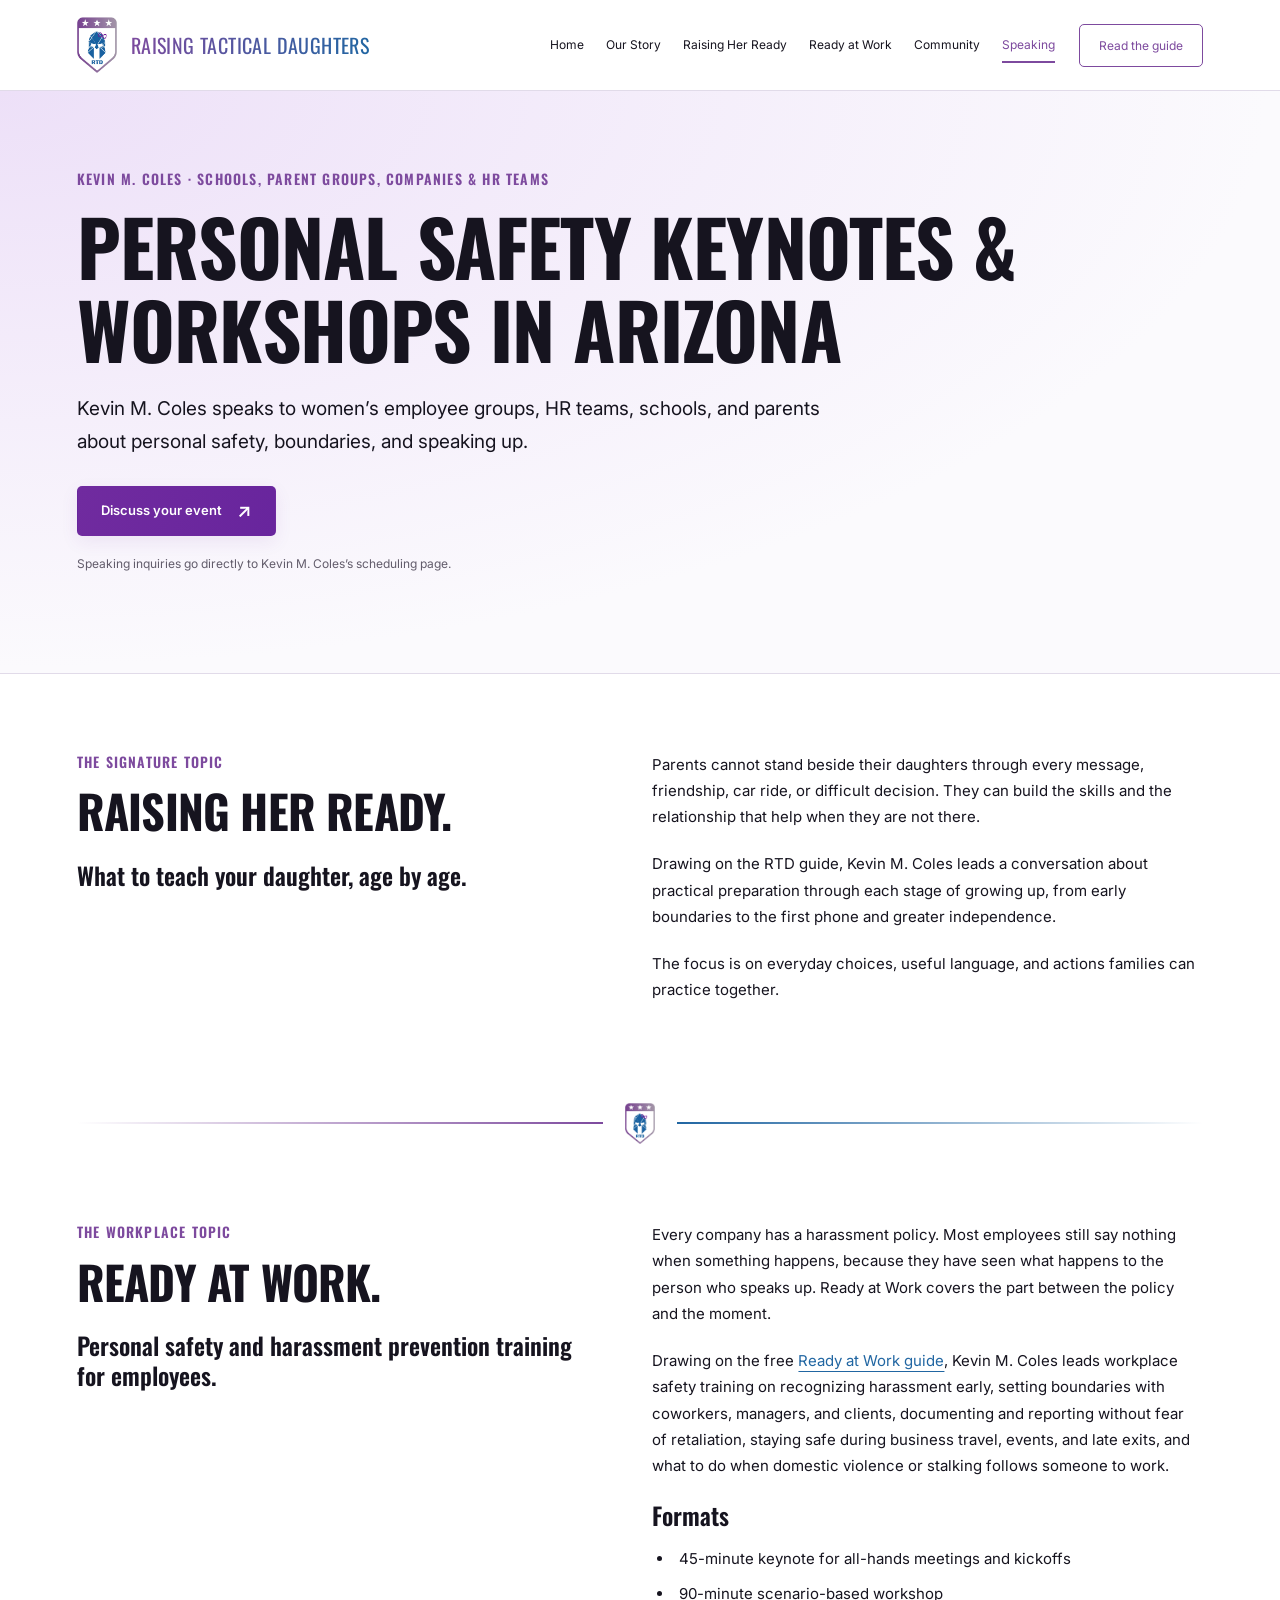
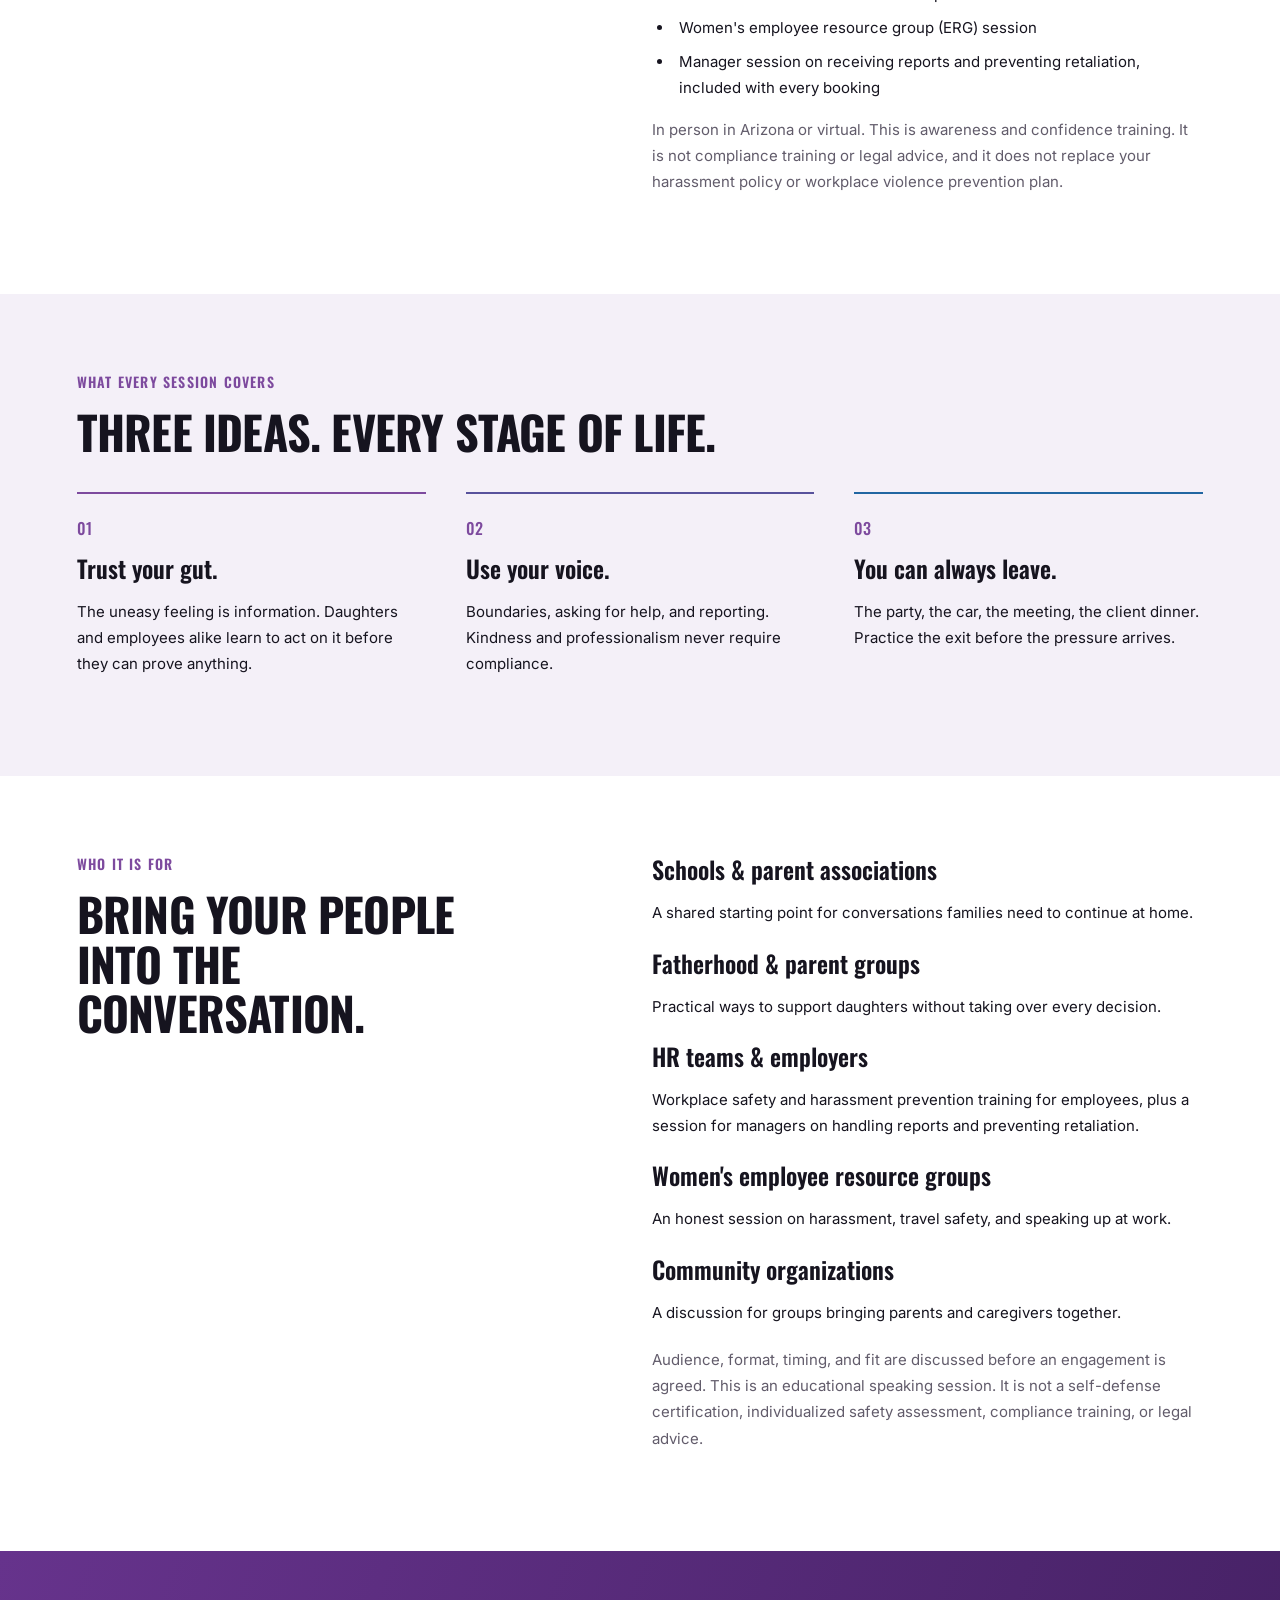
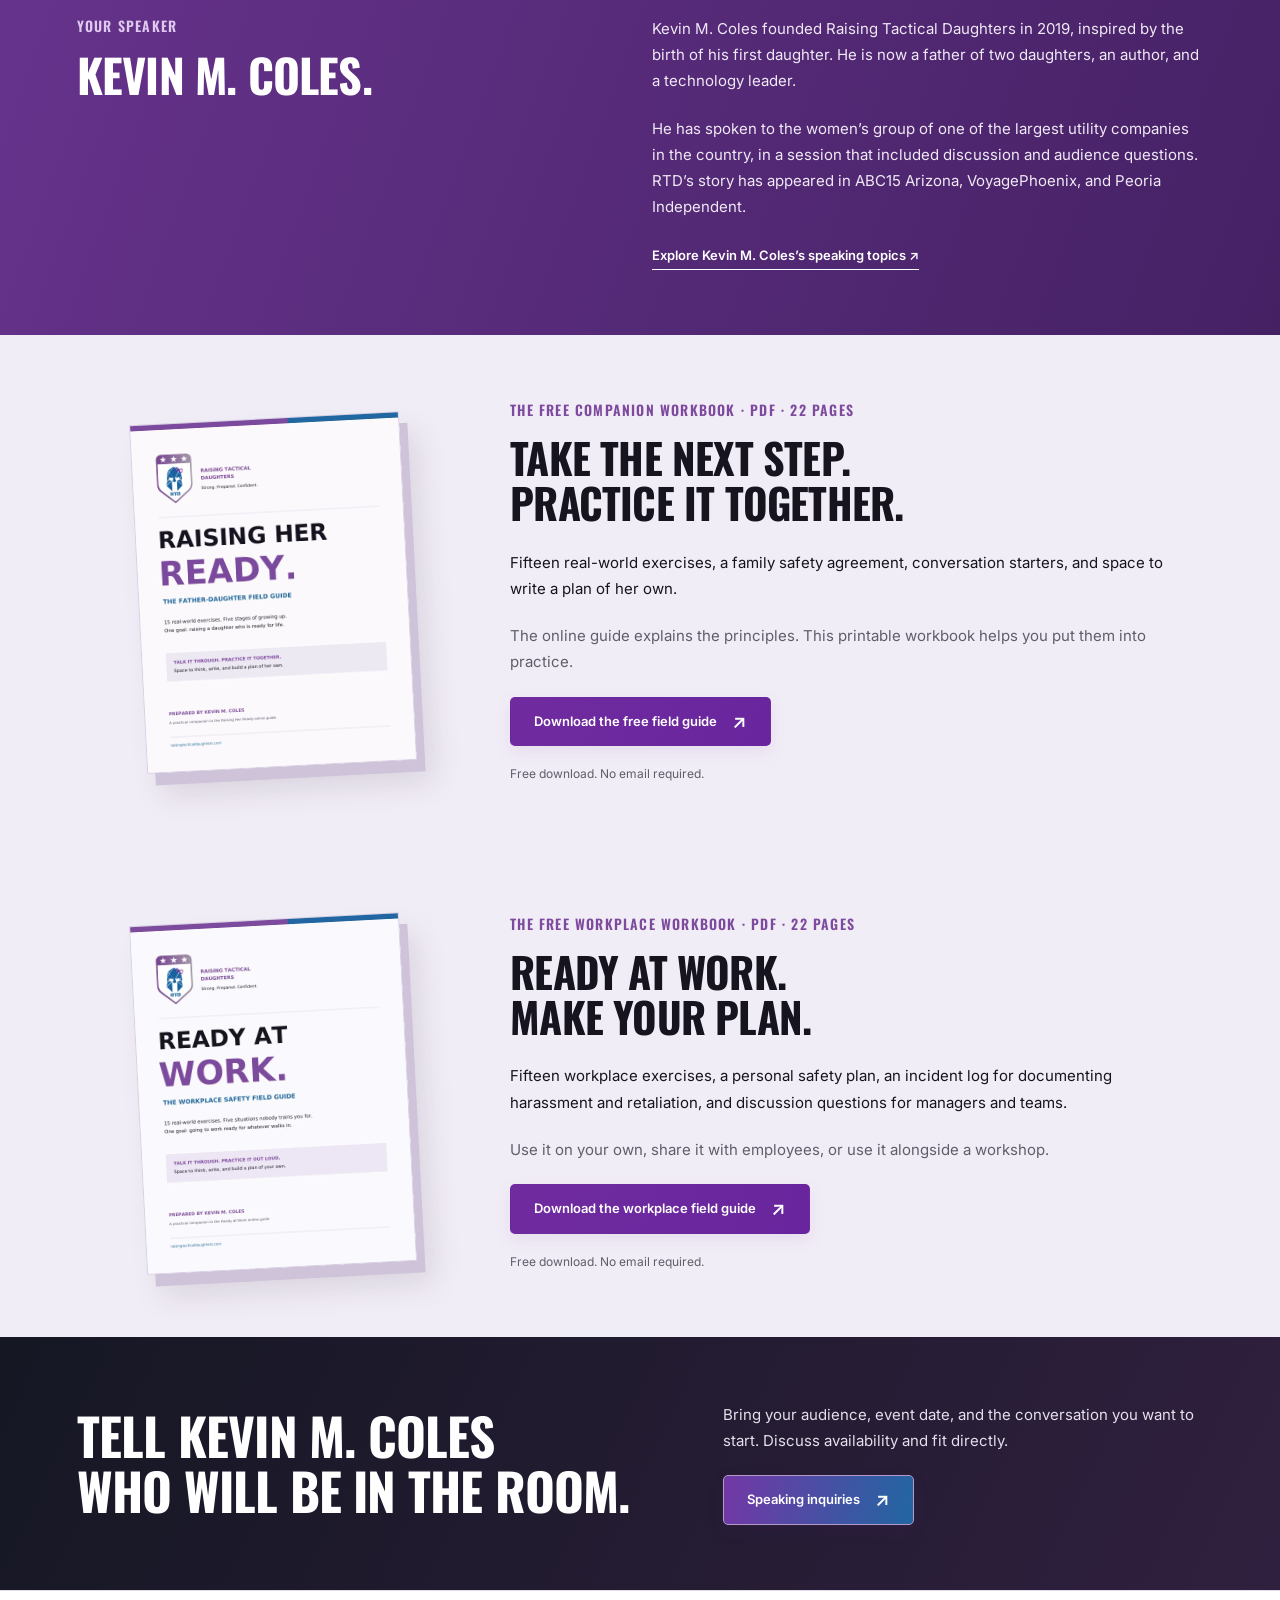
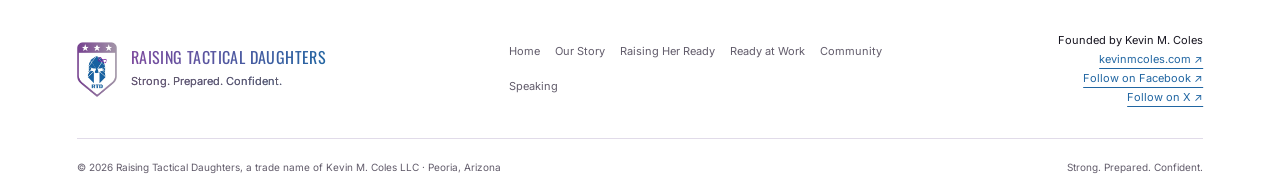
<file: speaking/index.html>
<!doctype html><html lang="en"><head><meta charset="utf-8"><meta name="viewport" content="width=device-width,initial-scale=1"><title>Women’s Personal Safety Keynotes in Arizona | RTD</title><meta name="description" content="Book Kevin M. Coles for workplace safety training and parent talks. Harassment prevention, retaliation, workplace violence awareness, travel safety, and domestic violence in the workplace. Keynotes, workshops, and women's ERG sessions in Arizona and virtually."><link rel="canonical" href="https://raisingtacticaldaughters.com/speaking/"><meta property="og:title" content="Women’s Personal Safety Keynotes in Arizona | RTD"><meta property="og:description" content="Book Kevin M. Coles for workplace safety training and parent talks. Harassment prevention, retaliation, workplace violence awareness, travel safety, and domestic violence in the workplace. Keynotes, workshops, and women's ERG sessions in Arizona and virtually."><meta property="og:type" content="website"><meta property="og:url" content="https://raisingtacticaldaughters.com/speaking/"><meta property="og:image" content="https://raisingtacticaldaughters.com/images/rtd-logo.png"><meta property="og:image:width" content="600"><meta property="og:image:height" content="829"><meta name="twitter:card" content="summary"><meta name="theme-color" content="#7d4a9e"><link rel="icon" href="/images/rtd-logo.png"><link rel="preconnect" href="https://fonts.googleapis.com"><link rel="preconnect" href="https://fonts.gstatic.com" crossorigin><link href="https://fonts.googleapis.com/css2?family=Oswald:wght@500;600;700&family=Inter:wght@400;500;600;700&display=swap" rel="stylesheet"><link rel="stylesheet" href="/assets/site.css?v=rtd11"><script type="application/ld+json">{"@context": "https://schema.org", "@graph": [{"@type": "Organization", "@id": "https://raisingtacticaldaughters.com/#organization", "name": "Raising Tactical Daughters", "legalName": "Kevin M. Coles LLC", "alternateName": "RTD", "url": "https://raisingtacticaldaughters.com/", "logo": "https://raisingtacticaldaughters.com/images/rtd-logo.png", "foundingDate": "2019", "founder": {"@id": "https://kevinmcoles.com/#person", "@type": "Person", "name": "Kevin M. Coles", "url": "https://kevinmcoles.com/"}, "sameAs": ["https://www.wikidata.org/wiki/Q141694144", "https://www.facebook.com/raisingtacticaldaughtersofficial", "https://x.com/RTDaughters"], "subjectOf": ["https://canvasrebel.com/meet-kevin-coles/", "https://music.amazon.com/podcasts/e20b67a9-d5dd-4652-803c-814bcf57206b/episodes/2f3d8991-7104-4e42-978c-37baae8542cb/she%27s-so-right-show-raising-tactical-daughters-with-special-guest-kevin-coles"]}, {"@type": "WebPage", "@id": "https://raisingtacticaldaughters.com/speaking/#page", "headline": "Women’s Personal Safety Keynotes in Arizona | RTD", "name": "Women’s Personal Safety Keynotes in Arizona | RTD", "url": "https://raisingtacticaldaughters.com/speaking/", "description": "Book Kevin M. Coles for workplace safety training and parent talks. Harassment prevention, retaliation, workplace violence awareness, travel safety, and domestic violence in the workplace. Keynotes, workshops, and women's ERG sessions in Arizona and virtually.", "publisher": {"@id": "https://raisingtacticaldaughters.com/#organization"}}]}</script></head><body><a class="skip" href="#main">Skip to content</a><header class="site-header"><div class="wrap header-inner"><a class="brand" href="/" aria-label="Raising Tactical Daughters home"><img class="" src="/images/rtd-logo.png" alt="Raising Tactical Daughters shield logo" width="600" height="829" loading="eager" decoding="async"><span>Raising Tactical Daughters</span></a><nav aria-label="Main navigation"><a href="/">Home</a><a href="/our-story/">Our Story</a><a href="/raising-her-ready/">Raising Her Ready</a><a href="/ready-at-work/">Ready at Work</a><a href="/community/">Community</a><a href="/speaking/" aria-current="page">Speaking</a></nav><a class="header-guide" href="/raising-her-ready/">Read the guide</a></div></header><main id="main"><section class="page-hero speaking-hero"><div class="wrap"><p class="eyebrow">Kevin M. Coles · Schools, parent groups, companies &amp; HR teams</p><h1>Personal Safety Keynotes &amp; Workshops in Arizona</h1><p class="lead">Kevin M. Coles speaks to women’s employee groups, HR teams, schools, and parents about personal safety, boundaries, and speaking up.</p><a class="button" href="https://calendly.com/kevinmcoles/speaking">Discuss your event <span aria-hidden="true">↗</span></a><p class="fine">Speaking inquiries go directly to Kevin M. Coles’s scheduling page.</p></div></section><section class="section"><div class="wrap editorial-grid"><div><p class="eyebrow">The signature topic</p><h2>Raising Her Ready.</h2><h3>What to teach your daughter, age by age.</h3></div><div><p>Parents cannot stand beside their daughters through every message, friendship, car ride, or difficult decision. They can build the skills and the relationship that help when they are not there.</p><p>Drawing on the RTD guide, Kevin M. Coles leads a conversation about practical preparation through each stage of growing up, from early boundaries to the first phone and greater independence.</p><p>The focus is on everyday choices, useful language, and actions families can practice together.</p></div></div></section><div class="wrap" role="presentation" style="display:flex;align-items:center;gap:22px"><span style="flex:1;height:2px;background:linear-gradient(90deg,rgba(125,74,158,0),#7d4a9e)"></span><img src="/images/rtd-logo.png" alt="Raising Tactical Daughters shield" width="600" height="829" loading="lazy" decoding="async" style="width:30px;height:auto"><span style="flex:1;height:2px;background:linear-gradient(90deg,#2166a2,rgba(33,102,162,0))"></span></div><section class="section" id="workplace"><div class="wrap editorial-grid"><div><p class="eyebrow">The workplace topic</p><h2>Ready at Work.</h2><h3>Personal safety and harassment prevention training for employees.</h3></div><div><p>Every company has a harassment policy. Most employees still say nothing when something happens, because they have seen what happens to the person who speaks up. Ready at Work covers the part between the policy and the moment.</p><p>Drawing on the free <a href="/ready-at-work/">Ready at Work guide</a>, Kevin M. Coles leads workplace safety training on recognizing harassment early, setting boundaries with coworkers, managers, and clients, documenting and reporting without fear of retaliation, staying safe during business travel, events, and late exits, and what to do when domestic violence or stalking follows someone to work.</p><h3>Formats</h3><ul class="guide-list"><li>45-minute keynote for all-hands meetings and kickoffs</li><li>90-minute scenario-based workshop</li><li>Women&#x27;s employee resource group (ERG) session</li><li>Manager session on receiving reports and preventing retaliation, included with every booking</li></ul><p class="muted">In person in Arizona or virtual. This is awareness and confidence training. It is not compliance training or legal advice, and it does not replace your harassment policy or workplace violence prevention plan.</p></div></div></section><section class="section pale"><div class="wrap"><p class="eyebrow">What every session covers</p><h2>Three ideas. Every stage of life.</h2><div class="principles"><article><span>01</span><h3>Trust your gut.</h3><p>The uneasy feeling is information. Daughters and employees alike learn to act on it before they can prove anything.</p></article><article><span>02</span><h3>Use your voice.</h3><p>Boundaries, asking for help, and reporting. Kindness and professionalism never require compliance.</p></article><article><span>03</span><h3>You can always leave.</h3><p>The party, the car, the meeting, the client dinner. Practice the exit before the pressure arrives.</p></article></div></div></section><section class="section"><div class="wrap editorial-grid"><div><p class="eyebrow">Who it is for</p><h2>Bring your people <br>into the conversation.</h2></div><div><h3>Schools &amp; parent associations</h3><p>A shared starting point for conversations families need to continue at home.</p><h3>Fatherhood &amp; parent groups</h3><p>Practical ways to support daughters without taking over every decision.</p><h3>HR teams &amp; employers</h3><p>Workplace safety and harassment prevention training for employees, plus a session for managers on handling reports and preventing retaliation.</p><h3>Women&#x27;s employee resource groups</h3><p>An honest session on harassment, travel safety, and speaking up at work.</p><h3>Community organizations</h3><p>A discussion for groups bringing parents and caregivers together.</p><p class="muted">Audience, format, timing, and fit are discussed before an engagement is agreed. This is an educational speaking session. It is not a self-defense certification, individualized safety assessment, compliance training, or legal advice.</p></div></div></section><section class="origin-band"><div class="wrap editorial-grid"><div><p class="eyebrow">Your speaker</p><h2>Kevin M. Coles.</h2></div><div><p>Kevin M. Coles founded Raising Tactical Daughters in 2019, inspired by the birth of his first daughter. He is now a father of two daughters, an author, and a technology leader.</p><p>He has spoken to the women’s group of one of the largest utility companies in the country, in a session that included discussion and audience questions. RTD’s story has appeared in ABC15 Arizona, VoyagePhoenix, and Peoria Independent.</p><a class="text-link" href="https://kevinmcoles.com/speaking/">Explore Kevin M. Coles’s speaking topics ↗</a></div></div></section><section class="download-panel" id="field-guide"><div class="wrap download-grid"><a class="cover-link" href="/downloads/raising-her-ready-field-guide.pdf" download="Raising-Her-Ready-Field-Guide.pdf" aria-label="Download the Raising Her Ready Field Guide PDF"><img class="" src="/images/field-guide-cover.webp" alt="Raising Her Ready Father-Daughter Field Guide cover" width="612" height="792" loading="lazy" decoding="async"></a><div><p class="eyebrow">The free companion workbook · PDF · 22 pages</p><h2>Take the next step. <br>Practice it together.</h2><p>Fifteen real-world exercises, a family safety agreement, conversation starters, and space to write a plan of her own.</p><p class="muted">The online guide explains the principles. This printable workbook helps you put them into practice.</p><a class="button" href="/downloads/raising-her-ready-field-guide.pdf" download="Raising-Her-Ready-Field-Guide.pdf">Download the free field guide <span aria-hidden="true">↗</span></a><p class="fine">Free download. No email required.</p></div></div></section><section class="download-panel" id="workplace-field-guide"><div class="wrap download-grid"><a class="cover-link" href="/downloads/ready-at-work-field-guide.pdf" download="Ready-at-Work-Field-Guide.pdf" aria-label="Download the Ready at Work Field Guide PDF"><img class="" src="/images/ready-at-work-cover.webp" alt="Ready at Work workplace safety field guide cover" width="612" height="792" loading="lazy" decoding="async"></a><div><p class="eyebrow">The free workplace workbook · PDF · 22 pages</p><h2>Ready at Work. <br>Make your plan.</h2><p>Fifteen workplace exercises, a personal safety plan, an incident log for documenting harassment and retaliation, and discussion questions for managers and teams.</p><p class="muted">Use it on your own, share it with employees, or use it alongside a workshop.</p><a class="button" href="/downloads/ready-at-work-field-guide.pdf" download="Ready-at-Work-Field-Guide.pdf">Download the workplace field guide <span aria-hidden="true">↗</span></a><p class="fine">Free download. No email required.</p></div></div></section><section class="speaking-cta"><div class="wrap cta-grid"><h2>Tell Kevin M. Coles <br>who will be in the room.</h2><div><p>Bring your audience, event date, and the conversation you want to start. Discuss availability and fit directly.</p><a class="button" href="https://calendly.com/kevinmcoles/speaking">Speaking inquiries <span aria-hidden="true">↗</span></a></div></div></section></main><footer><div class="wrap footer-grid"><a class="brand" href="/"><img class="" src="/images/rtd-logo.png" alt="Raising Tactical Daughters shield logo" width="600" height="829" loading="eager" decoding="async"><span>Raising Tactical Daughters<small>Strong. Prepared. Confident.</small></span></a><nav aria-label="Footer navigation"><a href="/">Home</a><a href="/our-story/">Our Story</a><a href="/raising-her-ready/">Raising Her Ready</a><a href="/ready-at-work/">Ready at Work</a><a href="/community/">Community</a><a href="/speaking/" aria-current="page">Speaking</a></nav><p>Founded by Kevin M. Coles <br><a href="https://kevinmcoles.com/">kevinmcoles.com ↗</a><br><a href="https://www.facebook.com/raisingtacticaldaughtersofficial" target="_blank" rel="noopener">Follow on Facebook ↗</a><br><a href="https://x.com/RTDaughters" target="_blank" rel="noopener">Follow on X ↗</a></p></div><div class="wrap footer-bottom"><span>© 2026 Raising Tactical Daughters, a trade name of Kevin M. Coles LLC · Peoria, Arizona</span><span>Strong. Prepared. Confident.</span></div></footer></body></html>
</file>
<file: assets/site.css>
:root{--purple:#7d4a9e;--deep:#53277a;--blue:#2166a2;--ink:#16141f;--muted:#625c6b;--pale:#f4f0f8;--line:#e1dbe9;--paper:#fbfafd}*{box-sizing:border-box}html{scroll-behavior:smooth;scroll-padding-top:110px}body{margin:0;background:#fff;color:var(--ink);font:15px/1.75 Inter,Arial,sans-serif}a{color:var(--blue);text-underline-offset:5px}a:hover{color:var(--purple)}img{max-width:100%;height:auto;display:block}figure{margin:0}figcaption{font-size:12px;color:var(--muted);margin-top:12px}p{margin:0 0 21px}h1,h2,h3,.eyebrow,.brand>span,.press>span{font-family:Oswald,'Arial Narrow',Arial,sans-serif}h1,h2{text-transform:uppercase;line-height:1.08;letter-spacing:-.8px;margin:0 0 24px}h1{font-size:clamp(48px,6vw,78px)}h2{font-size:clamp(31px,3.6vw,49px)}h3{font-size:24px;line-height:1.25;margin:0 0 16px;font-weight:600}h1 span,h2 span{color:var(--purple)}.wrap{width:min(1240px,88%);margin:auto}.section{padding:78px 0}.pale{background:var(--pale)}.muted,.fine{color:var(--muted)}.fine{font-size:12px;margin-top:17px}.eyebrow{font-size:14px;line-height:1.4;letter-spacing:1.2px;text-transform:uppercase;color:var(--purple);font-weight:600;margin-bottom:15px}.lead{font-size:19px;line-height:1.7;max-width:700px}.skip{position:fixed;top:-100px;left:15px;z-index:100;background:white;padding:12px}.skip:focus{top:10px}a:focus-visible,button:focus-visible{outline:3px solid var(--blue);outline-offset:5px}.site-header{background:#fffffff5;border-bottom:1px solid var(--line);position:relative;z-index:10}.header-inner{display:flex;align-items:center;justify-content:space-between;gap:24px;min-height:90px}.brand{display:flex;align-items:center;gap:14px;text-decoration:none;color:var(--purple);flex-shrink:0}.brand img{width:40px;height:56px;object-fit:contain}.brand>span{font-size:20px;line-height:1.2;text-transform:uppercase;letter-spacing:.4px;background:linear-gradient(100deg,var(--purple),var(--blue));background-clip:text;-webkit-background-clip:text;color:transparent}.brand small{display:block;font:11px/1.6 Inter,Arial,sans-serif;color:var(--muted);text-transform:none;letter-spacing:0;margin-top:6px}.site-header nav{display:flex;gap:24px}.site-header nav a{font-size:12px;text-decoration:none;color:var(--ink);white-space:nowrap;padding:6px 0}.site-header nav a[aria-current=page]{color:var(--purple);border-bottom:2px solid var(--purple)}.header-guide{border:1px solid var(--purple);border-radius:5px;padding:10px 19px;font-size:12px;text-decoration:none;color:var(--purple);white-space:nowrap}.button{display:inline-flex;justify-content:center;gap:15px;align-items:center;background:linear-gradient(110deg,#702b9f,#68259d);color:#fff;padding:14px 23px;border-radius:5px;border:1px solid transparent;font-weight:600;font-size:13px;text-decoration:none;line-height:1.5;box-shadow:0 6px 18px #67269b14}.button:hover{background:var(--deep);color:#fff}.button.secondary{color:var(--purple);border-color:var(--purple);background:transparent;box-shadow:none}.button.secondary:hover{background:#eee5f5}.button span{font-size:19px;line-height:1}.text-link{font-weight:600;text-decoration:none;border-bottom:1px solid currentColor;display:inline-block;padding-bottom:3px;font-size:13px}.actions{display:flex;gap:25px;align-items:center;flex-wrap:wrap;margin-top:28px}.home-hero{background:radial-gradient(ellipse at 6% 0,#e6d5f7a6,transparent 55%),radial-gradient(ellipse at 100% 80%,#dfeafa,transparent 55%),#fbfafd;overflow:hidden}.hero-grid{display:grid;grid-template-columns:1fr 1fr;gap:30px;align-items:center;min-height:600px;padding-top:50px;padding-bottom:55px}.hero-copy{position:relative;z-index:2}.hero-copy h1{font-size:clamp(61px,6.8vw,96px);line-height:1.02;letter-spacing:-1px;margin-bottom:24px}.hero-copy .lead{max-width:470px;font-size:17px}.hero-photos{height:475px;position:relative;isolation:isolate}.hero-photos:before{content:'';position:absolute;inset:80px -45px 0 50px;background:repeating-linear-gradient(-25deg,#7d4a9e1c 0 4px,transparent 4px 10px);transform:rotate(-5deg);z-index:-1;mask-image:linear-gradient(90deg,transparent,#000,transparent)}.hero-main{position:absolute;top:0;left:0;width:81%;height:425px;object-fit:cover;object-position:center 35%;border:3px solid #b59ad5;border-radius:16px;transform:rotate(-4deg);box-shadow:0 18px 35px #3a23521c}.hero-inset{position:absolute;right:-10px;bottom:-4px;width:49%;height:258px;object-fit:cover;object-position:50% 50%;border:4px solid #fff;border-radius:12px;transform:rotate(4deg);box-shadow:0 15px 35px #21133533}.reach{background:linear-gradient(105deg,#703397,#2166a2);color:white}.reach-inner{display:grid;grid-template-columns:1.3fr 1.25fr .8fr .8fr .85fr;align-items:center;padding:25px 0;gap:25px}.reach h2{font-size:25px;margin:0;letter-spacing:.3px}.reach-inner>div{border-left:1px solid #ffffff66;padding-left:30px}.reach strong{font:600 38px/1.15 Oswald,Arial,sans-serif;display:block}.reach span{font-size:11px;text-transform:uppercase;letter-spacing:1.3px;display:block;margin-top:5px}.reach p{font-size:11px;margin:0;color:#ffffffcc}.guide-preview h2{font-size:clamp(42px,4.8vw,65px);margin-bottom:5px}.guide-preview h3{margin-bottom:9px}.milestones{display:grid;grid-template-columns:repeat(5,1fr);margin:30px 0 25px}.milestones a{display:flex;flex-direction:column;text-decoration:none;border-left:1px solid #bfb5cc;padding:0 20px;color:var(--ink);font-size:13px;gap:6px}.milestones a:first-child{padding-left:0;border:0}.milestones strong{font-family:Oswald,Arial,sans-serif;font-weight:600;font-size:18px}.milestones b{font-size:20px;color:var(--purple);margin-left:15px;font-weight:400}.milestones a:hover strong{color:var(--purple)}.inline-download{margin-left:24px;font-size:12px;display:inline-block}.origin-band{background:linear-gradient(110deg,#66338c,#452164);color:white;padding:65px 0}.origin-grid,.editorial-grid{display:grid;grid-template-columns:1fr 1.1fr;gap:75px;align-items:start}.origin-grid h2{font-size:clamp(40px,4.6vw,62px)}.origin-band p{color:#f0e9f5}.origin-band .eyebrow{color:#e0c9f1}.origin-band a{color:white}.origin-grid>div{border-left:1px solid #ffffff44;padding-left:55px}.origin-grid p{font-size:15px}.section-top{display:flex;align-items:flex-end;justify-content:space-between;gap:25px;margin-bottom:25px}.section-top h2{margin-bottom:12px}.section-top p:last-child{margin-bottom:0}.section-top>a{flex-shrink:0;margin-bottom:5px}.gallery-three{display:grid;grid-template-columns:repeat(3,1fr);gap:22px}.gallery-three img{width:100%;height:290px;object-fit:cover;border-radius:7px}.gallery-three figcaption{text-align:center}.press{border-top:1px solid var(--line);border-bottom:1px solid var(--line);padding:27px 0;display:flex;justify-content:space-between;align-items:center;gap:25px;flex-wrap:wrap}.press>span{font-size:23px;text-transform:uppercase;color:var(--purple)}.press a{font-size:13px;text-decoration:none;color:var(--ink)}.press a:hover{color:var(--purple);text-decoration:underline}.testimonials{background:#f1eaf8;padding:38px 0}.quote-grid{display:grid;grid-template-columns:1fr 1.2fr 1.2fr;gap:30px;align-items:center}.quote-grid h2{font-size:25px;color:var(--purple);margin:0}.quote-grid blockquote{margin:0;padding:22px 25px;background:#fff;border-radius:6px;font-size:13px}.quote-grid blockquote p{margin-bottom:14px}.quote-grid cite{font-style:normal;font-size:12px;font-weight:600}.speaking-cta{background:linear-gradient(115deg,#151723,#30203f);color:white;padding:65px 0}.speaking-cta .eyebrow{color:#e0c9f1}.speaking-cta h2{font-size:clamp(35px,4vw,56px);margin:0}.cta-grid{display:grid;grid-template-columns:1.2fr 1fr;gap:70px;align-items:center}.cta-grid>div+div{border-left:1px solid #ffffff44;padding-left:55px}.speaking-cta p{color:#e4dfeb}.speaking-cta .button{background:linear-gradient(100deg,#7337a6,#2166a2);border:1px solid #b39ac8}.page-hero{padding:78px 0;background:radial-gradient(ellipse at 0 0,#ede0f8,transparent 70%),#fbfafd;border-bottom:1px solid var(--line)}.page-hero .lead{max-width:770px;margin-bottom:0}.page-hero h1{max-width:1000px}.editorial-grid figure img{border-radius:9px;max-height:560px;width:100%;object-fit:cover}.editorial-grid h2{max-width:450px}.principles{display:grid;grid-template-columns:repeat(3,1fr);gap:40px;margin-top:35px}.principles article{border-top:2px solid var(--purple);padding-top:22px}.principles article:nth-child(2){border-color:#58529c}.principles article:nth-child(3){border-color:var(--blue)}.principles span{font:500 16px Oswald,Arial,sans-serif;color:var(--purple);display:block;margin-bottom:13px}.community-gallery{display:grid;grid-template-columns:repeat(3,1fr);gap:35px 25px;margin-top:35px}.community-gallery img{width:100%;height:330px;object-fit:cover;border-radius:7px}.community-gallery figure:nth-child(2) img{object-position:center 40%}.speaking-hero .button{margin-top:28px}.download-panel{background:#f1edf6;padding:65px 0}.download-grid{display:grid;grid-template-columns:.65fr 1.35fr;align-items:center;gap:80px;max-width:1050px}.cover-link{display:block;max-width:270px;margin:auto;transform:rotate(-3deg);box-shadow:8px 12px 0 #cec3d9,15px 22px 30px #30203f20;border:1px solid #d9d0e3}.download-grid h2{font-size:42px}.download-grid .fine{margin-bottom:0}footer{padding:40px 0 20px;border-top:1px solid var(--line);background:#fff}.footer-grid{display:grid;grid-template-columns:1.2fr 1.2fr .8fr;gap:40px;align-items:center}.footer-grid .brand>span{font-size:16px}.footer-grid nav{display:flex;gap:15px;flex-wrap:wrap}.footer-grid nav a{font-size:11px;text-decoration:none;color:var(--muted)}.footer-grid>p{font-size:11px;text-align:right;margin:0}.footer-bottom{border-top:1px solid var(--line);margin-top:30px;padding-top:20px;display:flex;justify-content:space-between;font-size:10px;color:var(--muted);gap:20px}.guide-hero h1{font-size:clamp(48px,6.7vw,86px)}.guide-hero .lead{font-family:Oswald,Arial,sans-serif;font-size:29px;margin:0 0 14px}.guide-jump{border-bottom:1px solid var(--line);padding:8px 0 10px;background:#fff}.guide-jump .fine{margin-top:0}.guide-layout{display:grid;grid-template-columns:220px minmax(0,760px);gap:65px;align-items:start;padding-top:60px;padding-bottom:70px;justify-content:center}.guide-sidebar{position:sticky;top:30px;padding-top:5px}.guide-sidebar nav{display:flex;flex-direction:column;gap:0}.guide-sidebar nav a{font-size:12px;line-height:1.6;padding:12px 0;border-bottom:1px solid var(--line);text-decoration:none;color:var(--ink)}.guide-sidebar nav a:hover{color:var(--purple)}.guide-sidebar nav span{display:block;color:var(--muted);font-size:11px}.guide-article{font-size:16px;line-height:1.85;min-width:0}.guide-article>p:first-child{font-size:12px;text-transform:uppercase;letter-spacing:.5px;color:var(--purple)}.guide-article>p:nth-child(2){font:600 36px/1.3 Oswald,Arial,sans-serif}.guide-article p{margin-bottom:21px}.guide-stage{padding-top:50px;border-top:2px solid var(--purple);margin-top:55px;scroll-margin-top:25px}.guide-stage h2{font-size:37px;line-height:1.2;margin-bottom:22px}.guide-stage h3{font-size:24px;margin:36px 0 16px;color:var(--deep)}.guide-stage>p:first-of-type{font-size:17px}.guide-list{padding-left:22px}.guide-list li{padding-left:5px;margin:8px 0}.checklist{list-style:none;padding:22px 25px;margin:25px 0;background:var(--pale);border-left:3px solid var(--purple);font-size:14px}.checklist li{padding-left:27px;position:relative;margin:12px 0}.checklist li:before{content:'';width:12px;height:12px;border:1px solid var(--purple);position:absolute;left:0;top:7px}.conversation{padding:23px 27px;border-left:3px solid var(--blue);background:#eff5fb;margin:27px 0}.conversation p:last-child{margin-bottom:0}.conversation .conversation-label{font-size:12px;text-transform:uppercase;letter-spacing:1px;color:var(--blue);margin-bottom:10px}.sources{border-top:1px solid var(--line);padding-top:30px;margin-top:50px;font-size:13px}
@media(min-width:1600px){.hero-grid{min-height:670px}.hero-photos{height:510px}.hero-main{height:460px}.hero-inset{height:290px}}
@media(max-width:1100px){.header-guide{display:none}.brand>span{font-size:18px}.site-header nav{gap:17px}.hero-grid{min-height:540px}.hero-photos{height:410px}.hero-main{height:370px}.hero-inset{height:220px}.hero-copy h1{font-size:76px}.hero-copy .actions{gap:15px}.hero-copy .button{padding:13px 15px;font-size:12px}.origin-grid,.editorial-grid{gap:40px}.origin-grid>div{padding-left:30px}.guide-layout{grid-template-columns:180px minmax(0,1fr);gap:35px}.footer-grid{grid-template-columns:1fr 1fr}.footer-grid>p{text-align:left}.milestones a{padding:0 12px}.milestones strong{font-size:16px}}
@media(max-width:750px){html{scroll-padding-top:20px}.wrap{width:88%}.header-inner{flex-wrap:wrap;justify-content:center;padding:13px 0 16px;gap:12px}.brand img{width:31px;height:43px}.brand>span{font-size:18px}.site-header nav{width:100%;justify-content:center;gap:20px}.site-header nav a{font-size:11px}.hero-grid{grid-template-columns:1fr;padding-top:35px;padding-bottom:50px;gap:30px}.hero-copy h1{font-size:clamp(60px,12vw,86px)}.hero-copy .lead{max-width:100%;font-size:16px}.hero-photos{height:390px;width:94%;max-width:460px;margin:0 auto}.hero-main{height:350px;width:80%}.hero-inset{width:47%;height:210px;right:-7px}.hero-copy .actions{gap:20px}.reach-inner{grid-template-columns:repeat(3,1fr);gap:20px;padding:25px 0}.reach h2{grid-column:1/-1;font-size:22px}.reach h2 br{display:none}.reach-inner>div{padding-left:15px}.reach-inner>div:nth-of-type(1){padding-left:0;border-left:0}.reach strong{font-size:30px}.reach span{font-size:9px;letter-spacing:.5px}.reach p{grid-column:1/-1}.reach p br{display:none}.section{padding:50px 0}.guide-preview h2{font-size:43px}.guide-preview h3{font-size:21px}.milestones{display:flex;overflow-x:auto;gap:0;padding-bottom:12px}.milestones a{flex:0 0 155px;padding:0 18px}.milestones strong{font-size:17px}.inline-download{display:block;margin:20px 0 0}.origin-grid,.editorial-grid,.cta-grid{grid-template-columns:1fr;gap:25px}.origin-band,.speaking-cta{padding:50px 0}.origin-grid h2 br{display:none}.origin-grid h2{font-size:43px}.origin-grid>div,.cta-grid>div+div{border-left:0;padding-left:0}.gallery-three{grid-template-columns:1fr;gap:26px}.gallery-three img{height:360px}.gallery-three figcaption{text-align:left}.section-top{display:block}.section-top>a{margin-top:20px}.press{gap:17px;padding:24px 0}.press>span{width:100%;font-size:22px}.press a{font-size:12px}.quote-grid{grid-template-columns:1fr;gap:18px}.quote-grid h2 br{display:none}.quote-grid h2{margin-bottom:5px}.speaking-cta h2{font-size:40px}.page-hero{padding:50px 0}.page-hero h1{font-size:clamp(43px,9.5vw,65px)}.lead{font-size:17px}.principles{grid-template-columns:1fr;gap:24px}.community-gallery{grid-template-columns:1fr 1fr;gap:25px 15px}.community-gallery img{height:260px}.download-grid{grid-template-columns:1fr;gap:40px}.cover-link{max-width:210px}.download-grid h2{font-size:36px}.footer-grid{grid-template-columns:1fr;gap:25px}.footer-grid>p{text-align:left}.footer-bottom{flex-direction:column;gap:8px}.guide-layout{grid-template-columns:1fr;gap:25px;padding-top:30px}.guide-sidebar{position:static;border-bottom:1px solid var(--line);padding-bottom:20px}.guide-sidebar nav{display:grid;grid-template-columns:1fr 1fr;gap:0 20px}.guide-sidebar nav a{font-size:11px}.guide-article{font-size:15px}.guide-stage h2{font-size:31px}.guide-stage h3{font-size:23px}.guide-hero .lead{font-size:25px}.guide-hero .actions{gap:13px}.guide-hero .button{font-size:12px;padding:12px 16px}.conversation{padding:20px}.checklist{padding:18px}.guide-stage{padding-top:35px;margin-top:40px}}
@media(max-width:380px){.site-header nav{gap:14px}.brand>span{font-size:16px}.hero-photos{height:325px}.hero-main{height:295px}.hero-inset{height:175px}.community-gallery{grid-template-columns:1fr}.community-gallery img{height:330px}.button{padding:13px 17px}.speaking-cta h2{font-size:35px}.hero-copy h1{font-size:61px}}
@media(prefers-reduced-motion:reduce){html{scroll-behavior:auto}}
@media print{.site-header,footer,.guide-jump,.guide-sidebar,.speaking-cta,.download-panel,.actions{display:none}.guide-layout{display:block;width:100%;padding:0}.guide-stage{break-before:page}.guide-article{font-size:11px}.page-hero{padding:20px 0;background:none}.conversation,.checklist{break-inside:avoid}a{color:inherit}}

/* Match the approved community crop and full-width press band. */
.gallery-three img[src$="rtd-family-portrait.webp"],.community-gallery img[src$="rtd-family-portrait.webp"]{object-position:center top}
.press-band{background:linear-gradient(100deg,#f0edf8,#eef2fb);border-top:1px solid #e5dff0;border-bottom:1px solid #e5dff0}
.press-band .press{border:0;flex-wrap:nowrap;gap:0;padding:27px 0}
.press-band .press>span{padding-right:28px;white-space:nowrap;font-size:24px}
.press-band .press>a{border-left:1px solid #ccc4db;padding:5px 25px;text-align:center;flex:1;white-space:nowrap}
.press-band .press .coverage-link{color:var(--blue);font-weight:600;text-decoration:underline;font-size:12px;padding-right:0}
@media(max-width:1000px){.press-band .press{flex-wrap:wrap;gap:16px}.press-band .press>span{width:100%}.press-band .press>a{padding:2px 16px;flex:initial}.press-band .press>a:first-of-type{border-left:0;padding-left:0}.press-band .press .coverage-link{margin-left:auto}}
@media(max-width:500px){.press-band .press{gap:15px 0}.press-band .press>a{font-size:11px;padding:2px 11px}.press-band .press .coverage-link{width:100%;border:0;margin:0;text-align:left;padding:5px 0}}

/* Show the ambassador’s full portrait, including her face and shirt logo. */
.gallery-three img[src$="rtd-family-portrait.webp"],.community-gallery img[src$="rtd-family-portrait.webp"]{object-fit:contain;object-position:center;background:#f1edf6}

.gallery-three img[src$="rtd-ambassador-outdoors.webp"]{object-fit:cover;object-position:center 25%}

/* Restore the original full reviews and purple/blue-topped cards. */
.original-reviews{padding:44px 0;background:#fbfafd;border-top:1px solid var(--line)}
.original-reviews h2{font-size:26px;letter-spacing:.08em;margin-bottom:22px}
.original-reviews .reviews{display:flex;gap:18px;overflow-x:auto;padding-bottom:14px;scroll-snap-type:x proximity;-webkit-overflow-scrolling:touch}
.original-reviews .reviews::-webkit-scrollbar{height:8px}
.original-reviews .reviews::-webkit-scrollbar-thumb{background:#d8cde3;border-radius:8px}
.original-reviews .card{background:#fff;border:1px solid var(--line);border-top:3px solid var(--purple);border-radius:12px;padding:20px;flex:0 0 300px;min-height:280px;display:flex;flex-direction:column;scroll-snap-align:start}
.original-reviews .card:nth-child(2){border-top-color:#4a58a3}.original-reviews .card:nth-child(3){border-top-color:var(--blue)}
.original-reviews .card h3{font-size:19px;letter-spacing:.04em;margin-bottom:6px}
.original-reviews .card p{color:var(--muted);font-size:15px;flex:1;margin:0}
@media(max-width:760px){.original-reviews .card{flex-basis:248px}}

/* Navigation belongs beside the primary action, with a clear way home. */
.header-inner{justify-content:flex-start;gap:24px}
.site-header nav{margin-left:auto;gap:22px}
.header-guide{margin-left:0}
.community-opening-grid{display:grid;grid-template-columns:1.25fr .75fr;gap:70px;align-items:center}
.community-opening h1{font-size:clamp(45px,4.8vw,68px)}
.community-opening .lead{font-size:18px;margin-bottom:23px}
.community-opening-grid figure{max-width:370px;margin-left:auto;transform:rotate(2deg)}
.community-opening-grid figure img{width:100%;height:auto;border-radius:8px;box-shadow:12px 14px 0 #e1d5ed}
.community-opening-grid figcaption{font-size:11px;margin-top:25px}
.community-purpose{padding-bottom:65px}
.archive-intro{max-width:650px}
.community-gallery{display:block;columns:3;column-gap:26px;margin-top:35px}
.community-gallery figure{break-inside:avoid;margin:0 0 30px;display:inline-block;width:100%}
.community-gallery img,.community-gallery img[src$="rtd-family-portrait.webp"]{width:100%;height:auto;object-fit:initial;background:none;border-radius:8px}
.community-gallery figcaption{font-size:12px;line-height:1.6;margin-top:11px}
.coverage-cards{display:grid;grid-template-columns:repeat(3,1fr);gap:32px;margin-top:35px}
.coverage-cards>a{display:flex;flex-direction:column;border-top:3px solid var(--purple);padding:24px 0 0;text-decoration:none;color:var(--ink)}
.coverage-cards>a:nth-child(2){border-color:#57529d}.coverage-cards>a:nth-child(3){border-color:var(--blue)}
.coverage-cards .eyebrow{font-size:12px;display:block;margin-bottom:20px}.coverage-cards h3{font-size:27px}
.coverage-cards p{font-size:14px;color:var(--muted)}.coverage-cards .text-link{align-self:flex-start;margin-top:auto;color:var(--blue)}
.community-next{background:var(--pale)}.community-paths{display:grid;grid-template-columns:repeat(3,1fr);gap:35px;margin-top:35px}
.community-paths article{border-top:1px solid #cbbdd9;padding-top:22px;display:flex;flex-direction:column}
.community-paths article>span{font:600 12px Oswald,Arial,sans-serif;color:var(--purple);letter-spacing:1px;margin-bottom:14px}
.community-paths p{font-size:14px}.community-paths .text-link{align-self:flex-start;margin-top:auto}
@media(max-width:1150px){.site-header nav{gap:17px}.brand>span{font-size:18px}.header-guide{display:none}}
@media(max-width:850px){.community-opening-grid{gap:35px}.community-opening h1{font-size:48px}.community-opening-grid figure{max-width:290px}.community-gallery{columns:2}.coverage-cards,.community-paths{gap:23px}}
@media(max-width:750px){.header-inner{justify-content:center;gap:12px}.site-header nav{margin:0;gap:18px}.site-header nav a{font-size:11px}.community-opening-grid{grid-template-columns:1fr;gap:35px}.community-opening-grid figure{width:85%;max-width:340px;margin:0 auto}.community-opening h1{font-size:clamp(42px,9vw,60px)}.coverage-cards,.community-paths{grid-template-columns:1fr;gap:30px}.community-gallery{column-gap:17px}.community-gallery figcaption{font-size:11px}.community-gallery figure{margin-bottom:23px}}
@media(max-width:380px){.site-header nav{gap:12px}.site-header nav a{font-size:10px}.community-gallery{columns:1}}
/* A consistent portrait grid keeps every row intentional. */
.community-gallery{display:grid;grid-template-columns:repeat(3,minmax(0,1fr));columns:auto;gap:30px 26px;align-items:start}
.community-gallery figure{margin:0;display:block}
.community-gallery img{aspect-ratio:3/4;object-fit:cover;object-position:center top;width:100%;height:auto}
@media(max-width:850px){.community-gallery{grid-template-columns:repeat(2,minmax(0,1fr));columns:auto}}
@media(max-width:380px){.community-gallery{grid-template-columns:1fr;columns:auto}}
/* Match the age-navigation band to RTD's purple-to-blue reach band. */
.guide-jump{background:linear-gradient(105deg,#703397,#2166a2);border-bottom:0;color:#fff;padding-top:8px;padding-bottom:12px}
.guide-jump .milestones a,.guide-jump .milestones b,.guide-jump .milestones a:hover strong{color:#fff}
.guide-jump .milestones a{border-left-color:#ffffff66}
.guide-jump .milestones a:hover{text-decoration:underline;text-underline-offset:5px}
.guide-jump .fine{color:#ffffffd9}
@media(max-width:950px){.header-inner{flex-wrap:wrap;justify-content:center;padding:13px 0 16px;gap:12px}.site-header nav{width:100%;justify-content:center;margin:0;flex-wrap:wrap;gap:2px 18px}}
</file>
